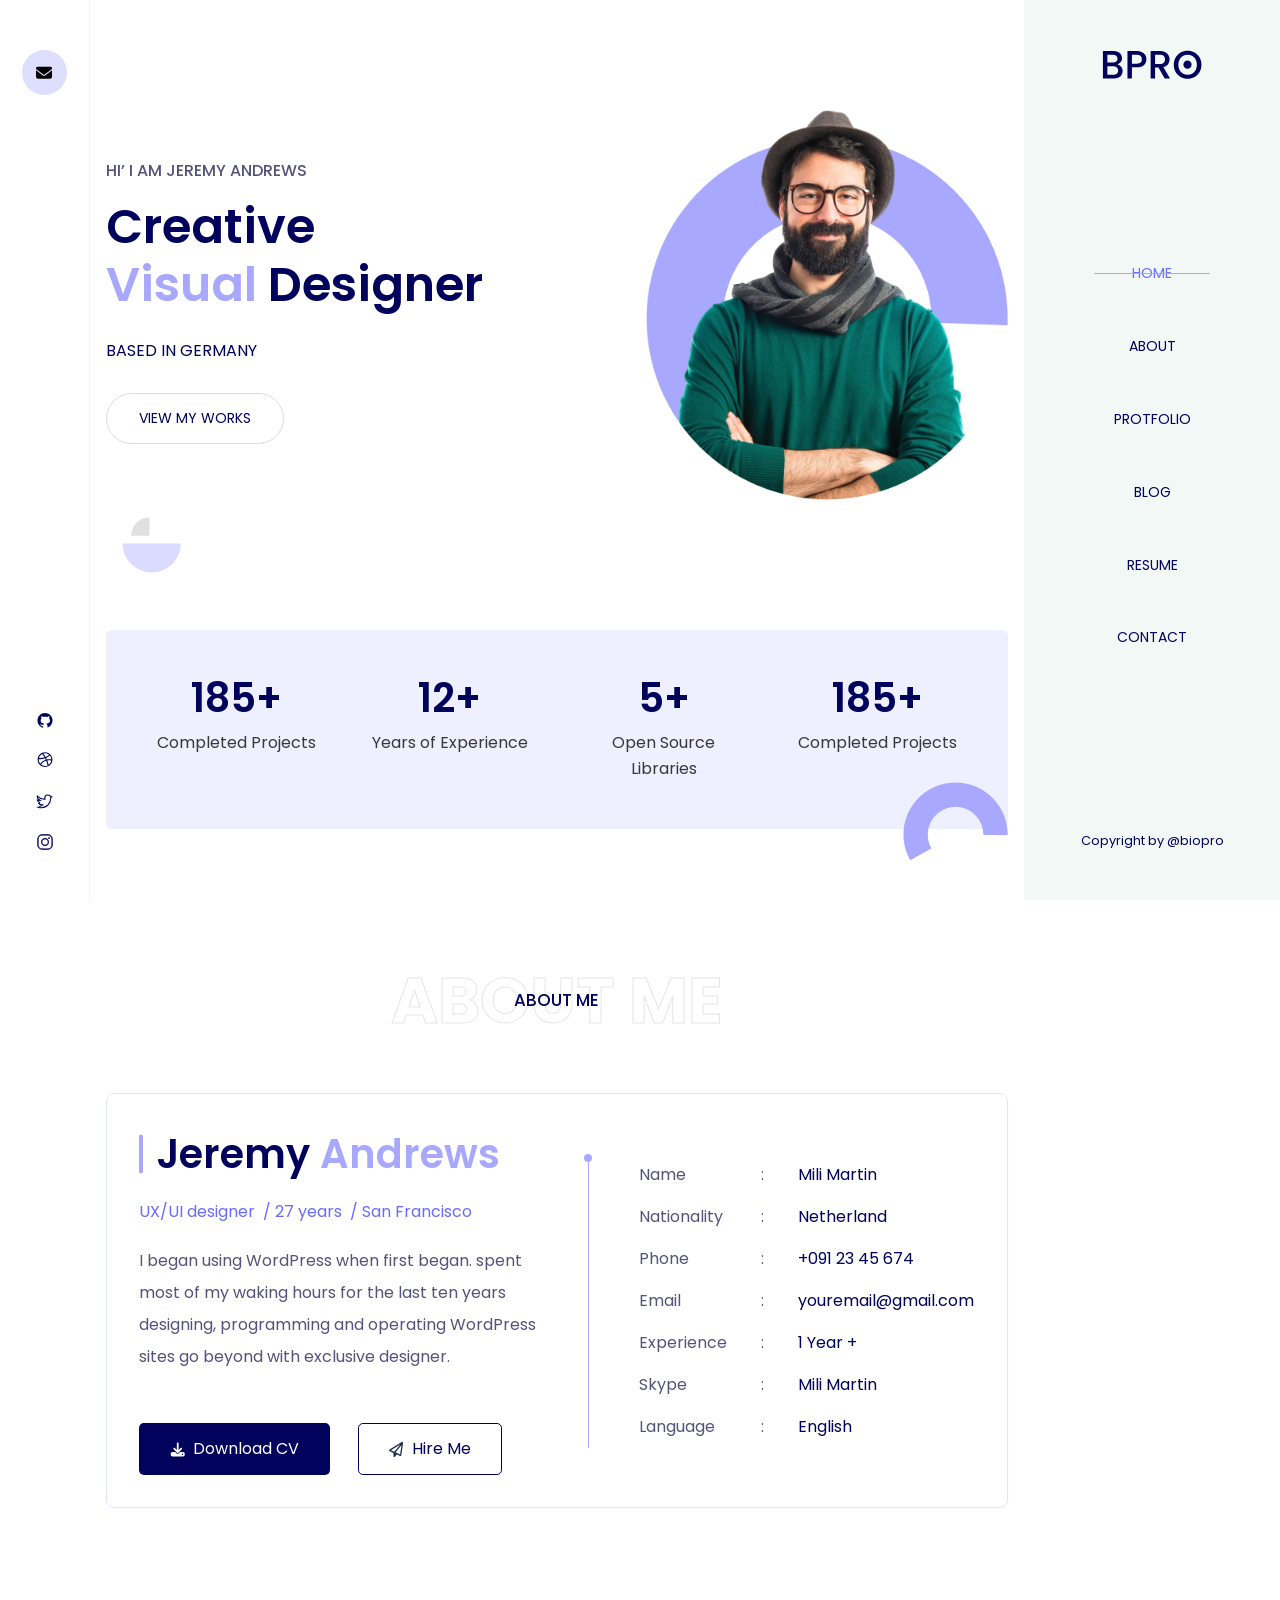
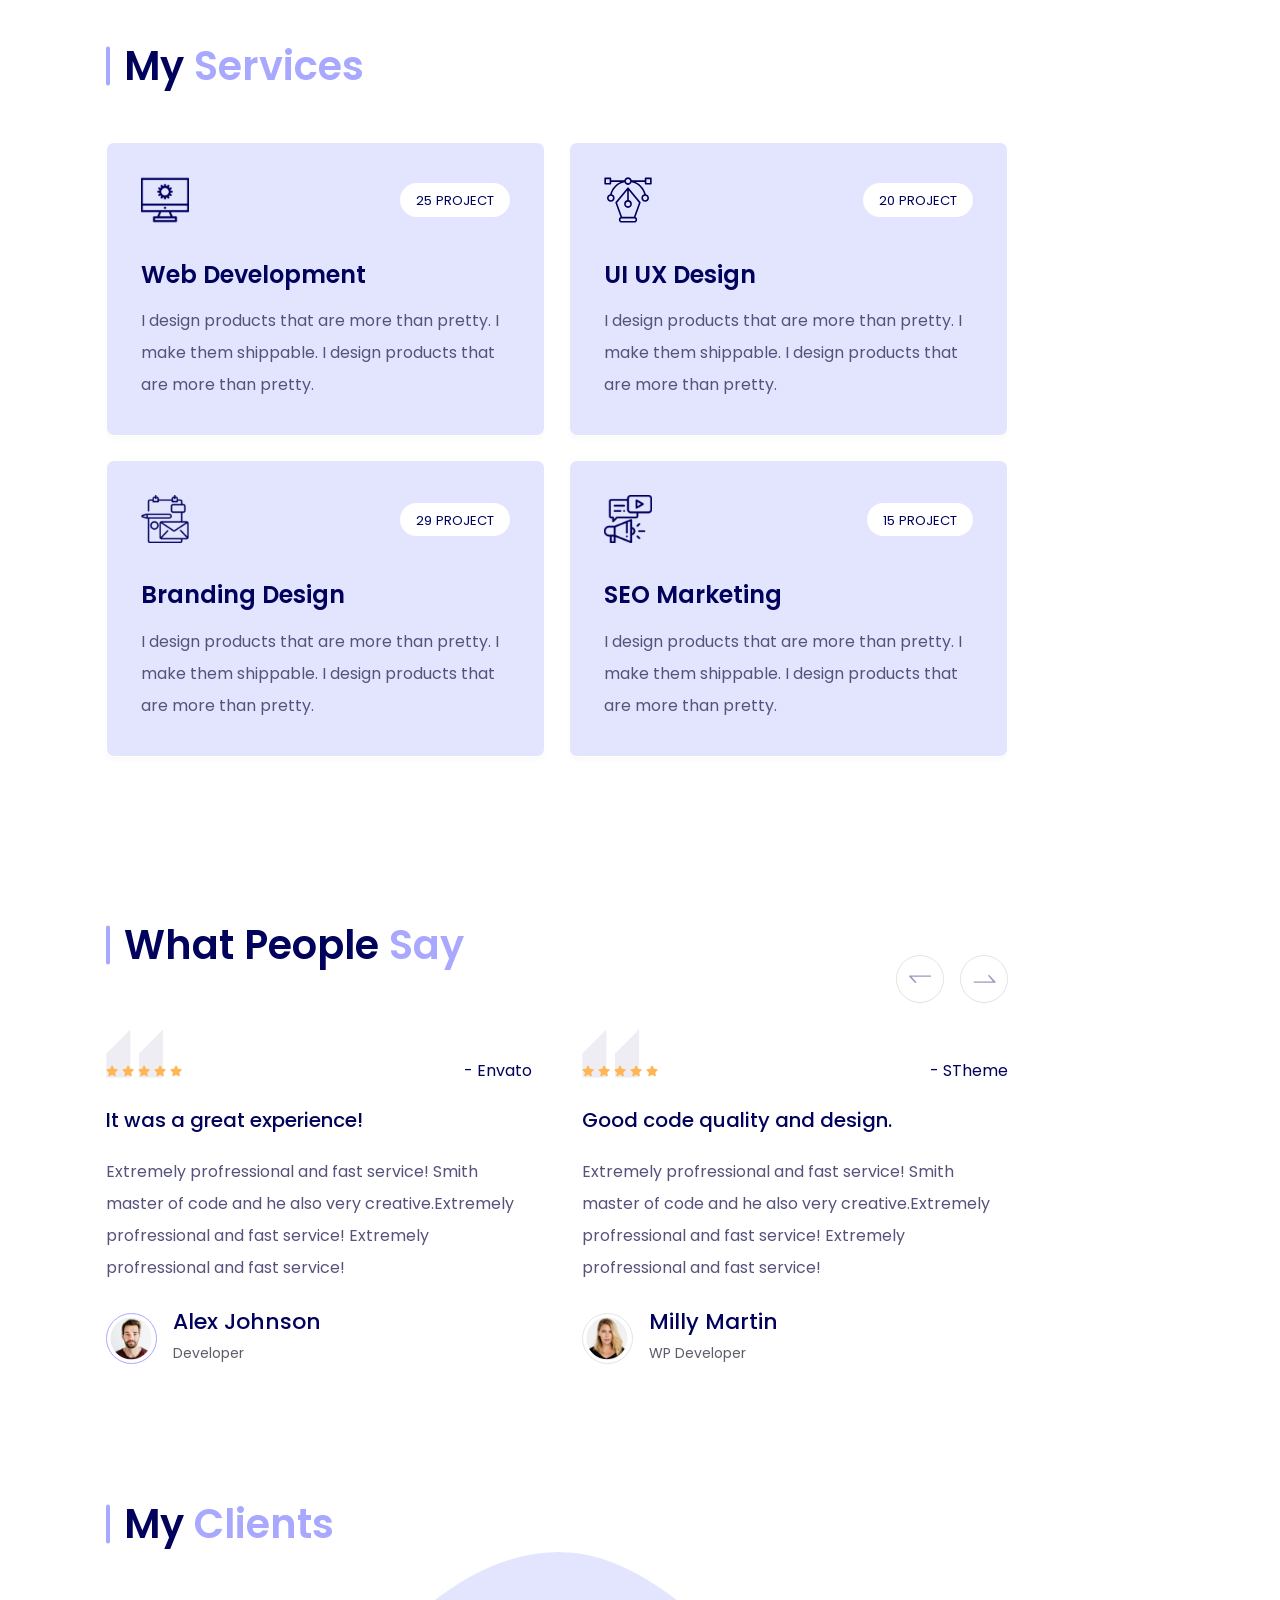
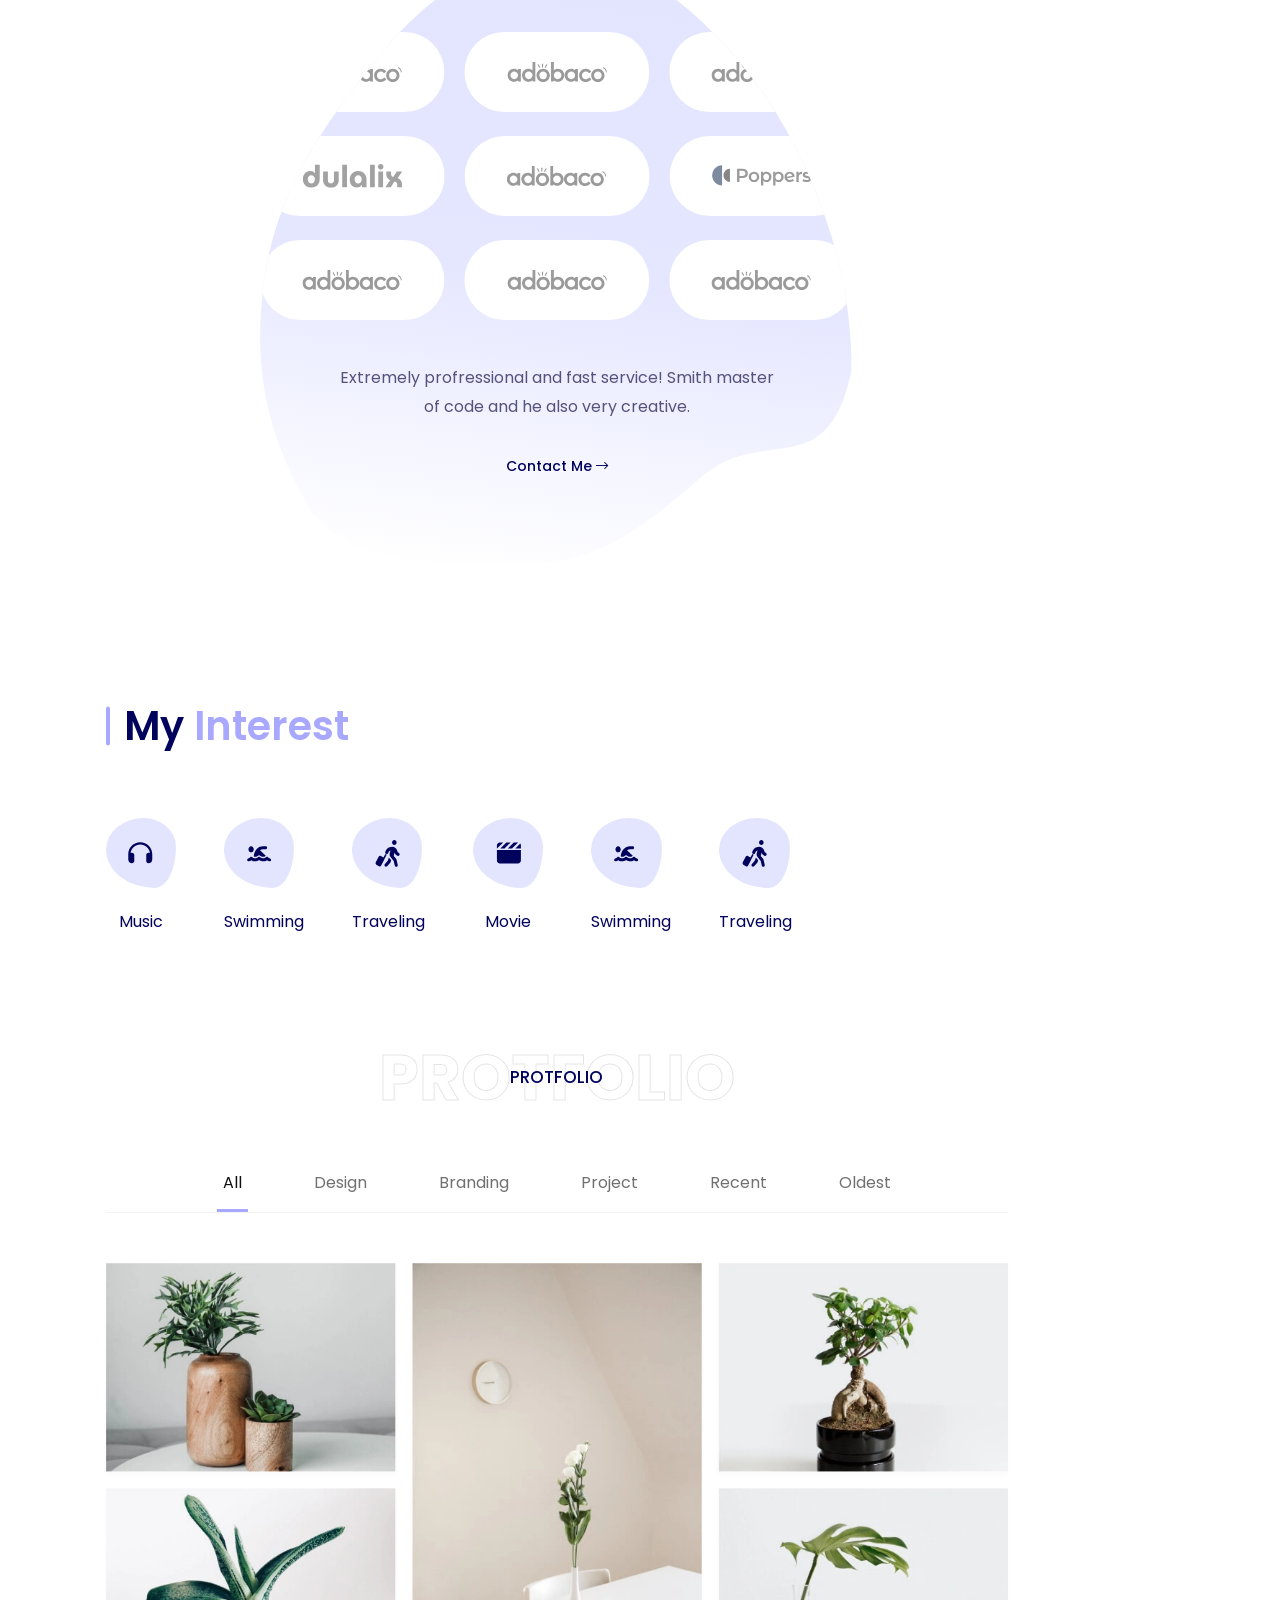
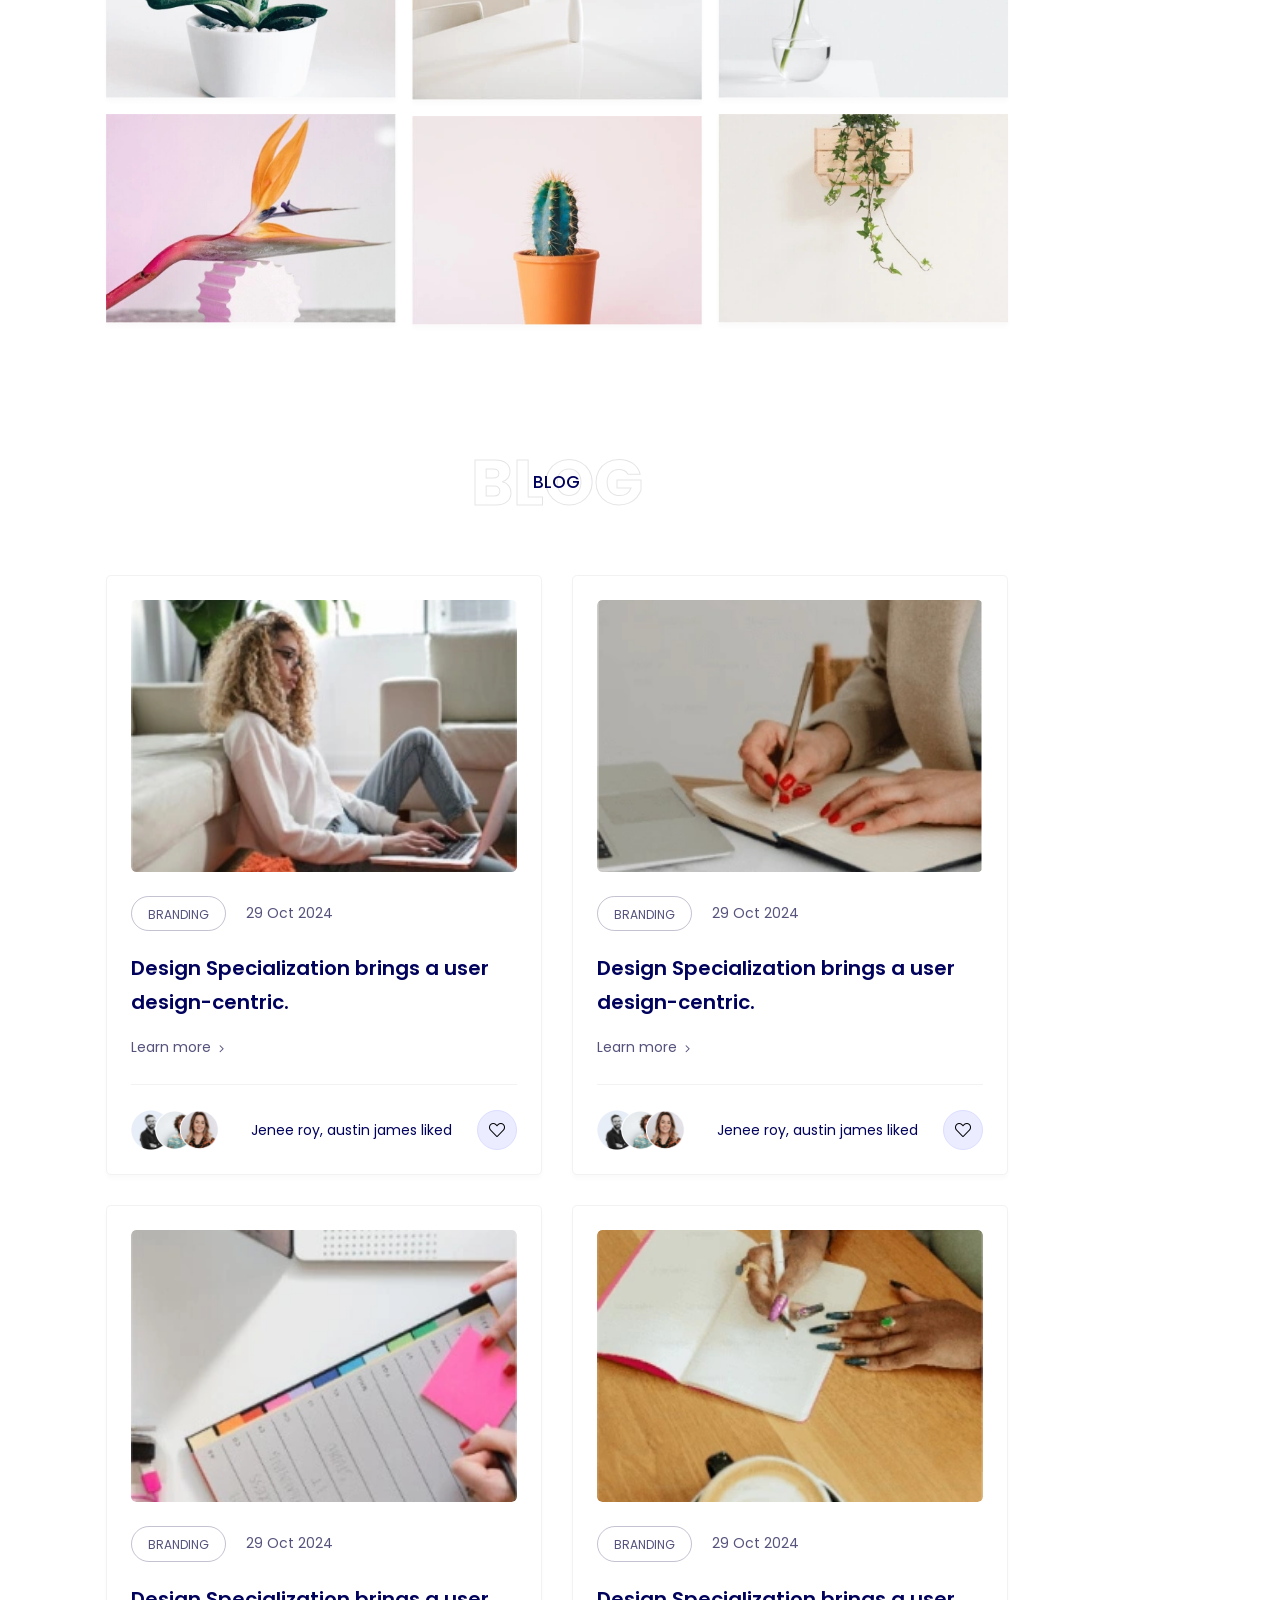
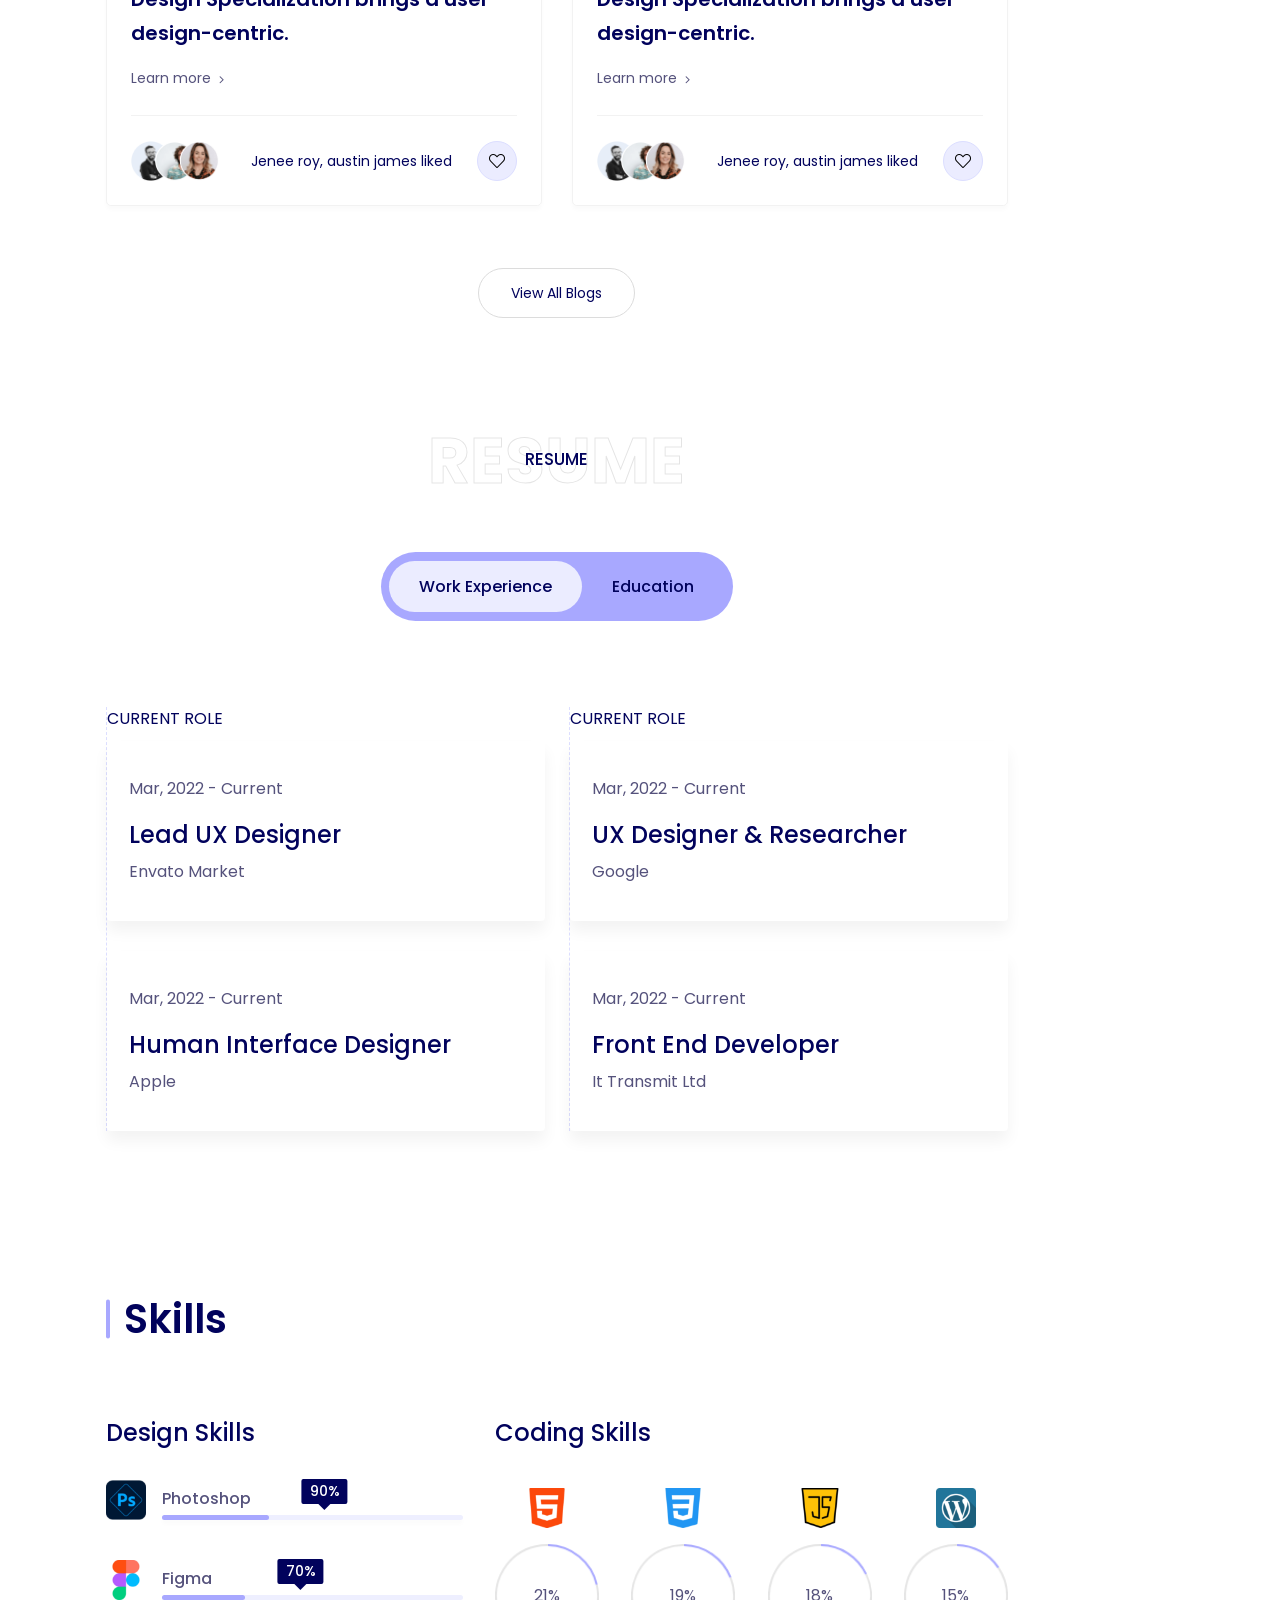
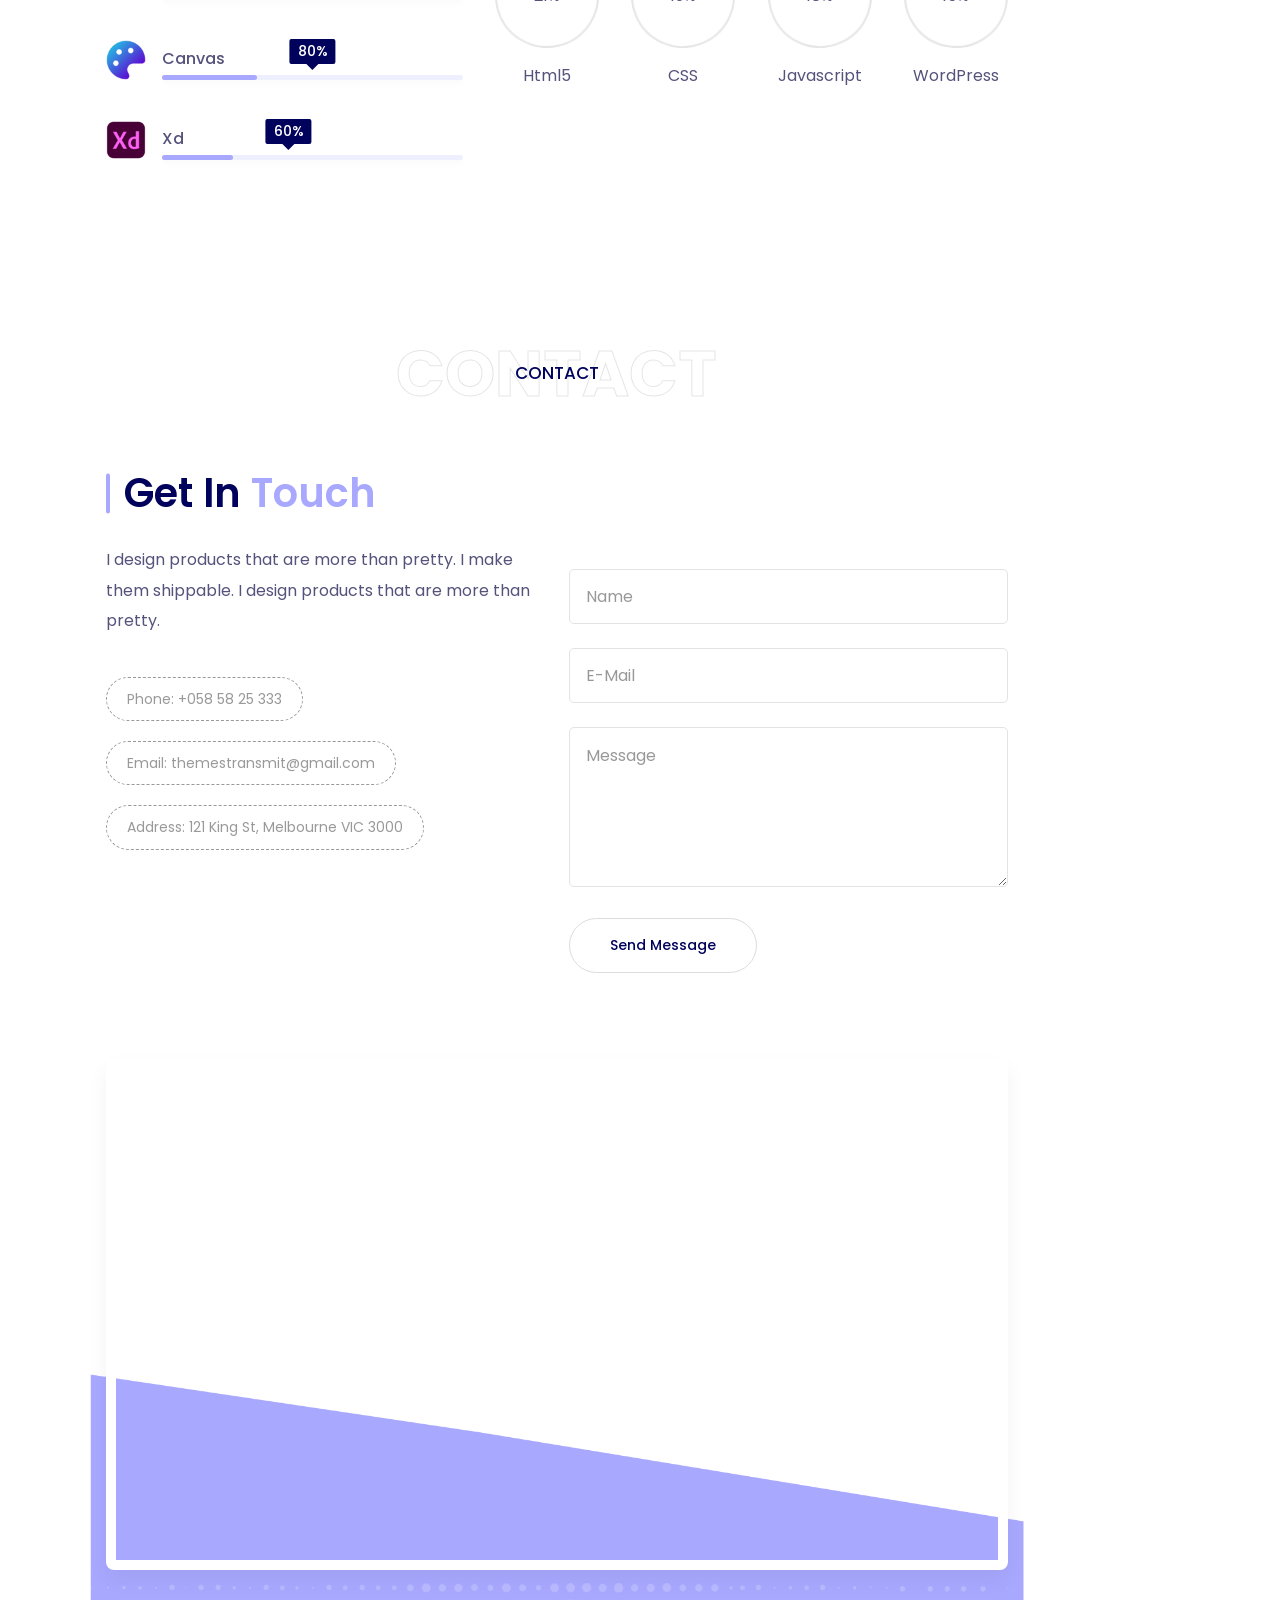
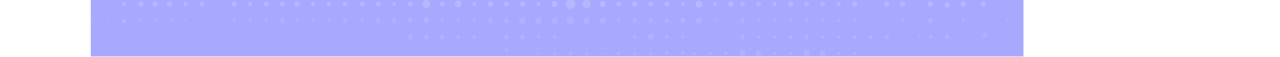
<file: index.html>
<!DOCTYPE html>
<html lang="en">

<head>
    <!-- Basic Page Needs
    ================================================== -->
    <meta charset="UTF-8">
    <meta http-equiv="X-UA-Compatible" content="IE=edge">

    <!-- Specific Meta
    ================================================== -->
    <meta name="viewport" content="width=device-width, initial-scale=1.0, shrink-to-fit=no">
    <meta name="keyword" content="resume, portfolio, personal portfolio, cv, template, responsive, html5, css3, creative, clean">
    <meta name="description" content="Show yourself brightly with BPRO - clean and creative portfolio and resume template!">
    <meta name="author" content="ThemesTransmit">

    <!-- Site Title
    ================================================== -->
    <title>BPRO - Personal Resume/vCard Template</title>

    <!-- Site Favicon
    ================================================== -->
    <link rel="shortcut icon" href="assets/img/favicon/favicon.ico">

    <!-- Google Fonts
    ================================================== -->
    <link rel="stylesheet" href="assets/font/stylesheet.css">


    <!-- All CSS Here
    ================================================== -->
    <link rel="stylesheet" href="assets/css/bootstrap.min.css">
    <link rel="stylesheet" href="assets/css/fontAwesome5Pro.css">
    <link rel="stylesheet" href="assets/css/swiper-bundle.min.css">
    <link rel="stylesheet" href="assets/css/animate.min.css">
    <link rel="stylesheet" href="assets/css/style.min.css">
</head>

<body>

    <!--~~~~~~~~~~~~~~~~~~~~~~~~~~~~~~~~~~~~~~~
    Preloader Start
    ~~~~~~~~~~~~~~~~~~~~~~~~~~~~~~~~~~~~~~~~-->
    <div class="preloader">
        <div class="preShape1"></div>
        <div class="preShape2"></div>
        <h4 class="content">loading</h4>
    </div>
    <!--~~./ Preloader End ~~-->
    
    <!--~~~~~~~~~~~~~~~~~~~~~~~~~~~~~~~~~~~~~~~
    left sidebar start here
    ~~~~~~~~~~~~~~~~~~~~~~~~~~~~~~~~~~~~~~~~-->
    <div class="left-sidebar">
        <!-- Chat Icon -->
        <a href="#contact" class="message" aria-label="message icon">
            <svg width="17" height="13" viewBox="0 0 17 13" xmlns="http://www.w3.org/2000/svg">
                <path d="M1.52734 0.820312C0.699219 0.820312 0.0273438 1.49219 0.0273438 2.32031C0.0273438 2.79219 0.249219 3.23594 0.627344 3.52031L7.42734 8.62031C7.78359 8.88594 8.27109 8.88594 8.62734 8.62031L15.4273 3.52031C15.8055 3.23594 16.0273 2.79219 16.0273 2.32031C16.0273 1.49219 15.3555 0.820312 14.5273 0.820312H1.52734ZM0.0273438 4.32031V10.8203C0.0273438 11.9234 0.924219 12.8203 2.02734 12.8203H14.0273C15.1305 12.8203 16.0273 11.9234 16.0273 10.8203V4.32031L9.22734 9.42031C8.51484 9.95469 7.53984 9.95469 6.82734 9.42031L0.0273438 4.32031Z" fill="currentColor"/>
            </svg>
        </a>

        <!-- Social Media Icons -->
        <div class="social-icon">
            <!-- Icon Item -->
            <a href="#" 
            data-bs-toggle="tooltip"
            data-bs-placement="right"
            data-bs-title="Follow Me On Github"
            aria-label="github">
                <svg width="16" height="16" viewBox="0 0 14 14" fill="none" xmlns="http://www.w3.org/2000/svg">
                    <path d="M7.01249 0.867188C3.36635 0.867188 0.410156 3.82572 0.410156 7.47474C0.410156 10.5709 2.54051 13.1616 5.41253 13.8786C5.38172 13.7894 5.36191 13.6858 5.36191 13.5575V12.4282C5.09396 12.4282 4.645 12.4282 4.53221 12.4282C4.0805 12.4282 3.67886 12.2338 3.48409 11.8726C3.26787 11.4712 3.23045 10.8573 2.69456 10.4817C2.53556 10.3567 2.6566 10.2141 2.83982 10.2334C3.17819 10.3292 3.45878 10.5616 3.72288 10.9063C3.98587 11.2515 4.10967 11.3297 4.60099 11.3297C4.83922 11.3297 5.19575 11.3159 5.53137 11.2631C5.71183 10.8044 6.02379 10.3821 6.40508 10.1827C4.2065 9.95643 3.15728 8.86178 3.15728 7.37563C3.15728 6.7358 3.42962 6.11689 3.89234 5.59544C3.74048 5.07785 3.54957 4.02229 3.95066 3.62034C4.93991 3.62034 5.53797 4.26237 5.68157 4.43582C6.17455 4.26677 6.71594 4.17096 7.28484 4.17096C7.85484 4.17096 8.39843 4.26677 8.89251 4.43692C9.03446 4.26457 9.63307 3.62034 10.6245 3.62034C11.0273 4.02285 10.8341 5.08281 10.6806 5.5993C11.1406 6.11964 11.4113 6.7369 11.4113 7.37563C11.4113 8.86068 10.3637 9.95478 8.16845 10.1822C8.77256 10.4977 9.21327 11.3842 9.21327 12.0521V13.5575C9.21327 13.6148 9.20062 13.6561 9.19401 13.7051C11.7667 12.8026 13.6148 10.3578 13.6148 7.47474C13.6148 3.82572 10.6586 0.867188 7.01249 0.867188Z" fill="currentColor"/>
                </svg>
            </a>
            <!-- Icon Item -->
            <a href="#" 
            data-bs-toggle="tooltip"
            data-bs-placement="right"
            data-bs-title="Follow Me On Dribble"
            aria-label="github">
                <svg width="16" height="16" viewBox="0 0 14 14" fill="none" xmlns="http://www.w3.org/2000/svg">
                    <path d="M7.02364 0.148438C3.4373 0.148438 0.519531 3.06851 0.519531 6.65769C0.519531 10.2469 3.4373 13.1669 7.02364 13.1669C10.61 13.1669 13.5278 10.2469 13.5278 6.65769C13.5278 3.06851 10.61 0.148438 7.02364 0.148438ZM7.02364 1.12483C8.37074 1.12483 9.60237 1.60532 10.5603 2.40316C9.66508 3.19187 8.64146 3.8337 7.53749 4.32606C6.96235 3.27925 6.338 2.26419 5.63707 1.30663C6.08073 1.19223 6.5437 1.12483 7.02364 1.12483ZM4.67733 1.65116C5.39681 2.60331 6.03164 3.61926 6.61586 4.66805C5.41403 5.08591 4.14158 5.35584 2.79597 5.35584C2.41625 5.35584 2.04193 5.3305 1.67045 5.29418C2.07951 3.67491 3.19628 2.3458 4.67733 1.65116ZM11.2519 3.09286C12.0517 4.04257 12.537 5.26529 12.5496 6.60493C11.8473 6.42863 11.1134 6.33223 10.357 6.33223C9.76249 6.33223 9.18813 6.40903 8.62553 6.51911C8.42958 6.06482 8.21496 5.62331 7.99418 5.18294C9.1842 4.64435 10.2889 3.94862 11.2519 3.09286ZM7.08144 5.54146C7.28747 5.94871 7.49523 6.35301 7.67913 6.77275C5.70761 7.38987 4.01525 8.64261 2.87981 10.3153C2.02047 9.34054 1.49515 8.06347 1.49515 6.65769C1.49515 6.52282 1.50605 6.39091 1.51547 6.25849C1.93671 6.30171 2.3621 6.33223 2.79597 6.33223C4.30602 6.33223 5.73749 6.02735 7.08144 5.54146ZM10.357 7.30862C11.0883 7.30862 11.7939 7.41256 12.467 7.59594C12.2118 9.09519 11.3606 10.3867 10.1601 11.2148C9.87092 9.93344 9.46613 8.69805 9.00282 7.49169C9.44972 7.41469 9.88774 7.30862 10.357 7.30862ZM8.02911 7.67476C8.53997 8.97682 8.9769 10.3163 9.26959 11.7125C8.58325 12.0176 7.82457 12.1906 7.02364 12.1906C5.72629 12.1906 4.53813 11.7423 3.59628 10.9968C4.62001 9.41676 6.18811 8.2333 8.02911 7.67476Z" fill="currentColor"/>
                </svg>
            </a>
            <!-- Icon Item -->
            <a href="#" 
            data-bs-toggle="tooltip"
            data-bs-placement="right"
            data-bs-title="Follow Me On Twitter"
            aria-label="twitter">
                <svg width="18" height="16" viewBox="0 0 17 14" fill="none" xmlns="http://www.w3.org/2000/svg">
                    <path d="M4.89663 10.5044C3.9582 10.4871 3.13153 10.004 2.64 9.27582C2.91344 9.26145 3.17979 9.21804 3.43524 9.14827L3.40178 8.17569C2.37028 7.96889 1.54492 7.18996 1.26923 6.18358C1.54849 6.25967 1.84055 6.3047 2.14106 6.31433L3.8879 6.37034L2.43499 5.39894C1.68787 4.89942 1.19747 4.04693 1.19747 3.08087C1.19747 2.82881 1.2307 2.5851 1.29291 2.35355C2.97455 4.10238 5.29601 5.23104 7.88193 5.36064L8.54326 5.39379L8.39411 4.74865C8.34721 4.54574 8.32204 4.33226 8.32204 4.11302C8.32204 2.57508 9.56809 1.32812 11.1043 1.32812C11.9046 1.32812 12.6271 1.66592 13.1352 2.2078L13.3248 2.41007L13.5968 2.35634C13.8191 2.31243 14.0377 2.25822 14.2519 2.19422C14.1371 2.29118 14.0143 2.37908 13.8847 2.45679L14.2011 3.38211C14.3036 3.36985 14.4054 3.35544 14.5065 3.33892C14.3743 3.45283 14.2372 3.56114 14.0957 3.6634L13.8772 3.82123L13.889 4.09048C13.8948 4.22419 13.8977 4.35856 13.8977 4.49361C13.8977 8.62013 10.763 13.3402 5.0591 13.3402C3.99555 13.3402 2.97721 13.1513 2.03372 12.806C3.2128 12.6016 4.29262 12.1066 5.19609 11.3976L6.30139 10.5303L4.89663 10.5044Z" stroke="currentColor"/>
                </svg>
            </a>
            <!-- Icon Item -->
            <a href="#" 
            data-bs-toggle="tooltip"
            data-bs-placement="right"
            data-bs-title="Follow Me On Instagram"
            aria-label="instagram">
                <svg width="16" height="16" viewBox="0 0 14 14" fill="none" xmlns="http://www.w3.org/2000/svg">
                    <path d="M4.36087 0.529297C2.24296 0.529297 0.519531 2.25409 0.519531 4.37368V9.69666C0.519531 11.8162 2.24296 13.541 4.36087 13.541H9.67965C11.7976 13.541 13.521 11.8162 13.521 9.69666V4.37368C13.521 2.25409 11.7976 0.529297 9.67965 0.529297H4.36087ZM4.36087 1.12074H9.67965C11.4781 1.12074 12.93 2.57377 12.93 4.37368V9.69666C12.93 11.4966 11.4781 12.9496 9.67965 12.9496H4.36087C2.56239 12.9496 1.11051 11.4966 1.11051 9.69666V4.37368C1.11051 2.57377 2.56239 1.12074 4.36087 1.12074ZM10.5661 2.89507C10.4094 2.89507 10.2591 2.95738 10.1482 3.0683C10.0374 3.17921 9.97514 3.32965 9.97514 3.48651C9.97514 3.64337 10.0374 3.79381 10.1482 3.90472C10.2591 4.01564 10.4094 4.07795 10.5661 4.07795C10.7229 4.07795 10.8732 4.01564 10.984 3.90472C11.0948 3.79381 11.1571 3.64337 11.1571 3.48651C11.1571 3.32965 11.0948 3.17921 10.984 3.0683C10.8732 2.95738 10.7229 2.89507 10.5661 2.89507ZM7.02026 3.78223C5.22864 3.78223 3.7699 5.24212 3.7699 7.03517C3.7699 8.82821 5.22864 10.2881 7.02026 10.2881C8.81189 10.2881 10.2706 8.82821 10.2706 7.03517C10.2706 5.24212 8.81189 3.78223 7.02026 3.78223ZM7.02026 4.37368C8.4925 4.37368 9.67965 5.56176 9.67965 7.03517C9.67965 8.50857 8.4925 9.69666 7.02026 9.69666C5.54802 9.69666 4.36087 8.50857 4.36087 7.03517C4.36087 5.56176 5.54802 4.37368 7.02026 4.37368Z" fill="currentColor" stroke="currentColor" stroke-width="0.5"/>
                </svg>     
            </a>
        </div>
    </div>
    <!--~~./ end left sidebar ~~-->

    <!--~~~~~~~~~~~~~~~~~~~~~~~~~~~~~~~~~~~~~~~
    mobile header area start here
    ~~~~~~~~~~~~~~~~~~~~~~~~~~~~~~~~~~~~~~~~-->
    <header class="header-area">
        <!--logo-->
        <div class="logo">
            <a href="index.html" aria-label="header logo">
                <img src="assets/img/logo/logo.svg" height="24" width="80" alt="site logo">
            </a>
        </div>
        <!--toggler button-->
        <button class="navbar-toggler" aria-label="sidebar open button">
            <span></span>
        </button>
    </header>
    <!--~~./ end mobile header area ~~-->

    <!--~~~~~~~~~~~~~~~~~~~~~~~~~~~~~~~~~~~~~~~
    main body content start here
    ~~~~~~~~~~~~~~~~~~~~~~~~~~~~~~~~~~~~~~~~-->
    <main>

        <!--~~~~~~~~~~~~~~~~~~~~~~~~~~~~~~~~~~~~~~~
        hero area start here
        ~~~~~~~~~~~~~~~~~~~~~~~~~~~~~~~~~~~~~~~~-->
        <section class="hero-area" id="home" data-scroll-index="1">
            <div class="container">
                <div class="row align-items-center justify-content-center">
                    <!--hero area left content-->
                    <div class="col-12 col-md-7">
                        <div class="hero-content text-center text-md-start">
                            <h5 class="subtitle  wow animate__animated animate__fadeInUp">
                                HI’ I AM JEREMY ANDREWS
                            </h5>
                            <h1 class="hero-title wow animate__animated animate__fadeInUp" data-wow-delay=".1s">
                                Creative <br> 
                                <span>Visual</span> 
                                Designer
                            </h1>
                            <h3 class=" wow animate__animated animate__fadeInUp" data-wow-delay=".1s">
                                BASED IN GERMANY
                            </h3>
                            <div class="button-groups  wow animate__animated animate__fadeInUp" data-wow-delay=".1s">
                                <a href="#protfolio" class="primary_outline_btn" aria-label="protfolio button">
                                    VIEW MY WORKS
                                    <span></span><span></span><span></span><span></span>
                                </a>
                            </div>
                        </div>
                    </div>
                    <!--hero area right image-->
                    <div class="col-10 col-md-5">
                        <div class="hero-img text-center  wow animate__animated animate__fadeInUp" data-wow-delay=".1s">
                            <img id="moving" class="lazyload" src="assets/img/hero/hero.webp" alt="hero image">
                        </div>
                    </div>
                </div>
            </div>
            <!--hero area shape-->
            <div class="hero-shape">
                <div class="shape1  wow animate__animated animate__zoomIn" data-wow-delay=".1s">
                    <img src="assets/img/hero/shape1.svg" height="59" width="59" alt="">
                </div>
            </div>
            <!--~~~~~~~~~~~~~~~~~~~~~~~~~~~~~~~~~~~~~~~
            funfact area start here
            ~~~~~~~~~~~~~~~~~~~~~~~~~~~~~~~~~~~~~~~~-->
            <div class="funfact-area wow animate__animated animate__fadeInUp" data-wow-delay=".1s">
                <div class="container">
                    <div class="column_wrapper">
                        <!-- funfact content -->
                        <div class="row">
                            <div class="col-6 col-md-3 col-lg-3">
                                <div class="funfact-box">
                                    <h2>
                                        <span class="counter">185</span>+
                                    </h2>
                                    <p>
                                        Completed Projects
                                    </p>
                                </div>
                            </div>
                            <div class="col-6 col-md-3 col-lg-3">
                                <div class="funfact-box">
                                    <h2>
                                        <span class="counter">12</span>+
                                    </h2>
                                    <p>
                                        Years of Experience
                                    </p>
                                </div>
                            </div>
                            <div class="col-6 col-md-3 col-lg-3">
                                <div class="funfact-box">
                                    <h2>
                                        <span class="counter">05</span>+
                                    </h2>
                                    <p>
                                        Open Source Libraries
                                    </p>
                                </div>
                            </div>
                            <div class="col-6 col-md-3 col-lg-3">
                                <div class="funfact-box">
                                    <h2>
                                        <span class="counter">185</span>+
                                    </h2>
                                    <p>
                                        Completed Projects
                                    </p>
                                </div>
                            </div>
                        </div>
                        <!-- funfact shape -->
                        <div class="shape">
                            <img src="assets/img/funfact/shape.png" height="79" width="105" alt="funfact shape image">
                        </div>
                    </div>
                </div>
            </div>
            <!--~~./ funfact area  end~~-->
        </section>
        <!--~~./ end hero area ~~-->

        <!--~~~~~~~~~~~~~~~~~~~~~~~~~~~~~~~~~~~~~~~
        about me area start here
        ~~~~~~~~~~~~~~~~~~~~~~~~~~~~~~~~~~~~~~~~-->
        <section class="about_me_area" id="about" data-scroll-index="2">
            <!-- section title -->
            <div class="watermark-title text-center wow animate__animated animate__fadeInUp" data-watermark="ABOUT ME">
                <h6 class="title">
                    ABOUT ME
                </h6>
            </div>
            <div class="container">
                <div class="about-content-wrapper wow animate__animated animate__fadeInUp" data-wow-delay=".1s">
                    <!-- about area left content -->
                    <div class="left-info">
                        <h2 class="section-title">
                            Jeremy <span>Andrews</span>
                        </h2>
                        <ul class="meta-info">
                            <li>
                                UX/UI designer
                            </li>
                            <li>
                                /  27 years
                            </li>
                            <li>
                                /  San Francisco
                            </li>
                        </ul>
                        <p class="content">
                            I began using WordPress when first began. spent most of my waking hours for the last ten years designing, programming and operating WordPress sites go beyond with exclusive designer.
                        </p>
                        <div class="about-button">
                            <a href="#" class="secondary_solid_btn download-btn" aria-label="download button">
                                <img src="assets/img/icon/download.svg" height="15" width="15" alt="download button">
                                Download CV
                            </a>
                            <a href="#" class="secondary_outline_btn hire-btn" aria-label="hire button">
                                <img src="assets/img/icon/share.svg" height="15" width="15" alt="hire button">
                                Hire Me
                            </a>
                        </div>
                    </div>
                    <!-- about area right content -->
                    <table class="right-info">
                        <tbody>
                            <tr>
                                <td class="name"> 
                                    Name
                                </td>
                                <td class="dot">
                                    :
                                </td>
                                <td class="value">
                                    Mili Martin
                                </td>
                            </tr>
                            <tr>
                                <td class="name"> 
                                    Nationality
                                </td>
                                <td class="dot">
                                    :
                                </td>
                                <td class="value">
                                    Netherland
                                </td>
                            </tr>
                            <tr>
                                <td class="name"> 
                                    Phone
                                </td>
                                <td class="dot">
                                    :
                                </td>
                                <td class="value">
                                    <a href="tel:123456789">
                                        +091 23 45 674
                                    </a>
                                </td>
                            </tr>
                            <tr>
                                <td class="name"> 
                                    Email
                                </td>
                                <td class="dot">
                                    :
                                </td>
                                <td class="value">
                                    <a href="mailto:youremail@gmail.com">
                                        youremail@gmail.com
                                    </a>
                                </td>
                            </tr>
                            <tr>
                                <td class="name"> 
                                    Experience
                                </td>
                                <td class="dot">
                                    :
                                </td>
                                <td class="value">
                                    1 Year +
                                </td>
                            </tr>
                            <tr>
                                <td class="name"> 
                                    Skype
                                </td>
                                <td class="dot">
                                    :
                                </td>
                                <td class="value">
                                    <a href="#">
                                        Mili Martin
                                    </a>
                                </td>
                            </tr>
                            <tr>
                                <td class="name"> 
                                    Language
                                </td>
                                <td class="dot">
                                    :
                                </td>
                                <td class="value">
                                    English
                                </td>
                            </tr>
                        </tbody>
                    </table>    
                </div>
            </div>
            <!--~~~~~~~~~~~~~~~~~~~~~~~~~~~~~~~~~~~~~~~
            service area start here
            ~~~~~~~~~~~~~~~~~~~~~~~~~~~~~~~~~~~~~~~~-->
            <div class="service-area">
                <div class="container">
                    <!-- section title -->
                    <h2 class="section-title wow animate__animated animate__fadeInUp">
                        My <span>Services</span>
                    </h2>
                    <div class="row">
                        <div class="col-md-6">
                            <!-- card content -->
                            <div class="service_card wow animate__animated animate__fadeInUp" data-wow-delay=".1s">
                                <div class="card-header">
                                    <img src="assets/img/service/coding.svg" height="48" width="48" alt="card image">
                                    <a href="#" class="primary_btn">
                                        25 PROJECT
                                    </a>
                                </div>
                                <h4 class="title">
                                    <a href="#">
                                        Web Development
                                    </a>
                                </h4>
                                <p class="content">
                                    I design products that are more than pretty. I make them shippable. I design products that are more than pretty.
                                </p>
                            </div>
                        </div>
                        <div class="col-md-6">
                            <!-- card content -->
                            <div class="service_card wow animate__animated animate__fadeInUp" data-wow-delay=".1s">
                                <div class="card-header">
                                    <img src="assets/img/service/design.svg" height="48" width="48" alt="card image">
                                    <a href="#" class="primary_btn" aria-label="primary button">
                                        20 PROJECT
                                    </a>
                                </div>
                                <h4 class="title">
                                    <a href="#">
                                        UI UX Design
                                    </a>
                                </h4>
                                <p class="content">
                                    I design products that are more than pretty. I make them shippable. I design products that are more than pretty.
                                </p>
                            </div>
                        </div>
                        <div class="col-md-6">
                            <!-- card content -->
                            <div class="service_card wow animate__animated animate__fadeInUp" data-wow-delay=".1s">
                                <div class="card-header">
                                    <img src="assets/img/service/branding-design.svg" height="48" width="48" alt="card image">
                                    <a href="#" class="primary_btn" aria-label="primary button">
                                        29 PROJECT
                                    </a>
                                </div>
                                <h4 class="title">
                                    <a href="#">
                                        Branding Design
                                    </a>
                                </h4>
                                <p class="content">
                                    I design products that are more than pretty. I make them shippable. I design products that are more than pretty.
                                </p>
                            </div>
                        </div>
                        <div class="col-md-6">
                            <!-- card content -->
                            <div class="service_card wow animate__animated animate__fadeInUp" data-wow-delay=".1s">
                                <div class="card-header">
                                    <img src="assets/img/service/seo.svg" height="48" width="48" alt="card image">
                                    <a href="#" class="primary_btn" aria-label="primary button">
                                        15 PROJECT
                                    </a>
                                </div>
                                <h4 class="title">
                                    <a href="#">
                                        SEO Marketing
                                    </a>
                                </h4>
                                <p class="content">
                                    I design products that are more than pretty. I make them shippable. I design products that are more than pretty.
                                </p>
                            </div>
                        </div>
                    </div>
                </div>
            </div>
            <!--~~./ service area end~~-->

            <!--~~~~~~~~~~~~~~~~~~~~~~~~~~~~~~~~~~~~~~~
            testimonial area start here
            ~~~~~~~~~~~~~~~~~~~~~~~~~~~~~~~~~~~~~~~~-->
            <div class="testimonial-area">
                <div class="container">
                    <!-- section title -->
                    <h2 class="section-title wow animate__animated animate__fadeInUp">
                        What People <span>Say</span>
                    </h2>
                    <div class="swiper testimonial-slider">
                        <div class="swiper-wrapper wow animate__animated animate__fadeInUp">
                            <div class="swiper-slide">
                                <div class="testimonial">
                                    <!-- testimonial rating -->
                                    <div class="testimonial-rating">
                                        <div class="rating">
                                            <span><i class="fas fa-star"></i></span>
                                            <span><i class="fas fa-star"></i></span>
                                            <span><i class="fas fa-star"></i></span>
                                            <span><i class="fas fa-star"></i></span>
                                            <span><i class="fas fa-star"></i></span>
                                            <div class="rating-bg">
                                                <img src="assets/img/testimonial/rating-bg.png" height="49" width="58" alt="rating bg shape">
                                            </div>
                                        </div>
                                        <a href="#">
                                            - Envato
                                        </a>
                                    </div>
                                    <!-- testimonial content -->
                                    <h6 class="title">
                                        It was a great experience! 
                                    </h6>
                                    <p class="content">
                                        Extremely profressional and fast service! Smith master of code and he also very creative.Extremely profressional and fast service! Extremely profressional and fast service! 
                                    </p>
                                    <!-- testimonial author details -->
                                    <div class="author">
                                        <img src="assets/img/testimonial/author1.png" height="51" width="51" alt="author image">
                                        <div class="author-info">
                                            <h6 class="name">
                                                Alex Johnson
                                            </h6>
                                            <span class="designation">
                                                Developer
                                            </span>
                                        </div>
                                    </div>
                                </div>
                            </div>
                            <div class="swiper-slide">
                                <div class="testimonial">
                                    <!-- testimonial rating -->
                                    <div class="testimonial-rating">
                                        <div class="rating">
                                            <span><i class="fas fa-star"></i></span>
                                            <span><i class="fas fa-star"></i></span>
                                            <span><i class="fas fa-star"></i></span>
                                            <span><i class="fas fa-star"></i></span>
                                            <span><i class="fas fa-star"></i></span>
                                            <div class="rating-bg">
                                                <img src="assets/img/testimonial/rating-bg.png" height="49" width="58" alt="rating bg shape">
                                            </div>
                                        </div>
                                        <a href="#">
                                            - STheme
                                        </a>
                                    </div>
                                    <!-- testimonial content -->
                                    <h6 class="title">
                                        Good code quality and design.
                                    </h6>
                                    <p class="content">
                                        Extremely profressional and fast service! Smith master of code and he also very creative.Extremely profressional and fast service! Extremely profressional and fast service! 
                                    </p>
                                    <!-- testimonial author details -->
                                    <div class="author">
                                        <img src="assets/img/testimonial/author2.png" height="51" width="51" alt="author image">
                                        <div class="author-info">
                                            <h6 class="name">
                                                Milly Martin
                                            </h6>
                                            <span class="designation">
                                                WP Developer
                                            </span>
                                        </div>
                                    </div>
                                </div>
                            </div>
                            <div class="swiper-slide">
                                <div class="testimonial">
                                    <!-- testimonial rating -->
                                    <div class="testimonial-rating">
                                        <div class="rating">
                                            <span><i class="fas fa-star"></i></span>
                                            <span><i class="fas fa-star"></i></span>
                                            <span><i class="fas fa-star"></i></span>
                                            <span><i class="fas fa-star"></i></span>
                                            <span><i class="fas fa-star"></i></span>
                                            <div class="rating-bg">
                                                <img src="assets/img/testimonial/rating-bg.png" height="49" width="58" alt="rating bg shape">
                                            </div>
                                        </div>
                                        <a href="#">
                                            - Envato
                                        </a>
                                    </div>
                                    <!-- testimonial content -->
                                    <h6 class="title">
                                        It was a great experience!
                                    </h6>
                                    <p class="content">
                                        Extremely profressional and fast service! Smith master of code and he also very creative.Extremely profressional and fast service! Extremely profressional and fast service! 
                                    </p>
                                    <!-- testimonial author details -->
                                    <div class="author">
                                        <img src="assets/img/testimonial/author1.png" height="51" width="51" alt="author image">
                                        <div class="author-info">
                                            <h6 class="name">
                                                Alex Johnson
                                            </h6>
                                            <span class="designation">
                                                Developer
                                            </span>
                                        </div>
                                    </div>
                                </div>
                            </div>
                            <div class="swiper-slide">
                                <div class="testimonial">
                                    <!-- testimonial rating -->
                                    <div class="testimonial-rating">
                                        <div class="rating">
                                            <span><i class="fas fa-star"></i></span>
                                            <span><i class="fas fa-star"></i></span>
                                            <span><i class="fas fa-star"></i></span>
                                            <span><i class="fas fa-star"></i></span>
                                            <span><i class="fas fa-star"></i></span>
                                            <div class="rating-bg">
                                                <img src="assets/img/testimonial/rating-bg.png" height="49" width="58" alt="rating bg shape">
                                            </div>
                                        </div>
                                        <a href="#">
                                            - STheme
                                        </a>
                                    </div>
                                    <!-- testimonial content -->
                                    <h6 class="title">
                                        Good code quality and design.
                                    </h6>
                                    <p class="content">
                                        Extremely profressional and fast service! Smith master of code and he also very creative.Extremely profressional and fast service! Extremely profressional and fast service! 
                                    </p>
                                    <!-- testimonial author details -->
                                    <div class="author">
                                        <img src="assets/img/testimonial/author2.png" height="51" width="51" alt="author image">
                                        <div class="author-info">
                                            <h6 class="name">
                                                Milly Martin
                                            </h6>
                                            <span class="designation">
                                                WP Developer
                                            </span>
                                        </div>
                                    </div>
                                </div>
                            </div>
                        </div>
                        <!-- slider next button -->
                        <div class="swiper-button-next">
                            <svg width="23" height="8" viewBox="0 0 23 8" fill="none" xmlns="http://www.w3.org/2000/svg">
                                <path d="M1.24137 6.38373L19.9768 6.38201L15.5382 1.28365C15.3966 1.15305 15.3126 0.971545 15.3045 0.778978C15.2965 0.586412 15.3651 0.398527 15.4954 0.256575C15.6259 0.114831 15.8073 0.0307041 15.9997 0.0226671C16.1921 0.0146301 16.3798 0.0833391 16.5217 0.213708L22.3309 6.57748C22.4048 6.64561 22.4637 6.72832 22.504 6.82039C22.5444 6.91247 22.5652 7.01191 22.5652 7.11245C22.5652 7.21298 22.5444 7.31243 22.504 7.4045C22.4637 7.49658 22.4048 7.57929 22.3309 7.64742L17.6241 7.64742C17.4861 7.77493 17.4838 7.47468 17.296 7.47085C17.1082 7.46701 17.0107 7.78046 16.878 7.64742L16.6912 7.32241C16.5609 7.18046 16.4494 7.56699 16.4575 7.37442C16.4655 7.18186 16.5495 7.00035 16.6912 6.86975L22.4119 7.56144L21.2644 7.67388L1.24137 7.83774C1.05314 7.83109 0.874844 7.75159 0.744035 7.61597C0.613227 7.48036 0.540122 7.29923 0.540122 7.11073C0.540122 6.92224 0.613226 6.74111 0.744034 6.6055C0.874842 6.46988 1.05314 6.39038 1.24137 6.38373Z" fill="currentColor"/>
                            </svg>
                        </div>
                        <!-- slider prev button -->
                        <div class="swiper-button-prev">
                            <svg width="23" height="8" viewBox="0 0 23 8" fill="none" xmlns="http://www.w3.org/2000/svg">
                                <path d="M21.4305 1.83893L2.69506 1.84065L7.13363 6.93901C7.27526 7.0696 7.35932 7.25111 7.36735 7.44368C7.37538 7.63624 7.30673 7.82413 7.17646 7.96608C7.04597 8.10783 6.86461 8.19195 6.67219 8.19999C6.47978 8.20803 6.29204 8.13932 6.1502 8.00895L0.340995 1.64518C0.267121 1.57705 0.208159 1.49434 0.167829 1.40226C0.127499 1.31019 0.106677 1.21074 0.106677 1.11021C0.106677 1.00967 0.127499 0.910231 0.167829 0.818154C0.208159 0.726077 0.267121 0.643365 0.340995 0.575239L5.04778 0.575239C5.18581 0.447728 5.18809 0.747974 5.3759 0.75181C5.56371 0.755645 5.66115 0.442198 5.79387 0.575238L5.9807 0.900248C6.11096 1.0422 6.22245 0.655668 6.21442 0.848235C6.20639 1.0408 6.12233 1.22231 5.9807 1.3529L0.259965 0.661216L1.40745 0.548778L21.4305 0.384917C21.6187 0.391566 21.797 0.471069 21.9278 0.606684C22.0586 0.742298 22.1318 0.923432 22.1318 1.11192C22.1318 1.30041 22.0586 1.48155 21.9278 1.61716C21.797 1.75277 21.6187 1.83228 21.4305 1.83893Z" fill="currentColor"/>
                            </svg>
                        </div>
                        <!-- slider pagination -->
                        <div class="swiper-pagination"></div>
                    </div>
                </div>
            </div>
            <!--~~./ testimonial area end~~-->

            <!--~~~~~~~~~~~~~~~~~~~~~~~~~~~~~~~~~~~~~~~
            client area start here
            ~~~~~~~~~~~~~~~~~~~~~~~~~~~~~~~~~~~~~~~~-->
            <div class="client-area overflow-hidden">
                <div class="container">
                    <!-- section title -->
                    <h2 class="section-title wow animate__animated animate__fadeInUp">
                        My <span>Clients</span>
                    </h2>
                    <div class="row">
                        <div class="col-lg-8  offset-lg-2">
                            <div class="client-content text-center" style="background-image: url(assets/img/client/bg.svg);">
                                <!-- button group -->
                                <div class="swiper logo-slider" data-reverse="false">
                                    <div class="swiper-wrapper">

                                      <div class="swiper-slide">
                                        <a href="#" class="bd-btn-present" aria-label="client button">
                                            <img src="assets/img/client/adobaco.svg" height="25" width="125" alt="Dulalix">
                                        </a>
                                      </div>
                                      <div class="swiper-slide">
                                        <a href="#" class="bd-btn-present" aria-label="client button">
                                            <img src="assets/img/client/adobaco.svg" height="25" width="100" alt="Dulalix">
                                        </a>
                                      </div>
                                      <div class="swiper-slide">
                                        <a href="#" class="bd-btn-present" aria-label="client button">
                                            <img src="assets/img/client/adobaco.svg" height="25" width="100" alt="Dulalix">
                                        </a>
                                      </div>
                                      <div class="swiper-slide">
                                        <a href="#" class="bd-btn-present" aria-label="client button">
                                            <img src="assets/img/client/adobaco.svg" height="25" width="100" alt="Dulalix">
                                        </a>
                                      </div>
                                      <div class="swiper-slide">
                                        <a href="#" class="bd-btn-present" aria-label="client button">
                                            <img src="assets/img/client/adobaco.svg" height="25" width="100" alt="Dulalix">
                                        </a>
                                      </div>
                                      <div class="swiper-slide">
                                        <a href="#" class="bd-btn-present" aria-label="client button">
                                            <img src="assets/img/client/adobaco.svg" height="25" width="100" alt="Dulalix">
                                        </a>
                                      </div>

                                    </div>
                                </div>
                                <!-- button group -->
                                <div class="swiper logo-slider" data-reverse="true">
                                    <div class="swiper-wrapper">

                                      <div class="swiper-slide">
                                        <a href="#" class="bd-btn-present" aria-label="client button">
                                            <img src="assets/img/client/adobaco.svg" height="25" width="100" alt="Dulalix">
                                        </a>
                                      </div>
                                      <div class="swiper-slide">
                                        <a href="#" class="bd-btn-present" aria-label="client button">
                                            <img src="assets/img/client/button1.svg" height="25" width="100" alt="Dulalix">
                                        </a>
                                      </div>
                                      <div class="swiper-slide">
                                        <a href="#" class="bd-btn-present" aria-label="client button">
                                            <img src="assets/img/client/dulalix.svg" height="25" width="100" alt="Dulalix">
                                        </a>
                                      </div>
                                      <div class="swiper-slide">
                                        <a href="#" class="bd-btn-present" aria-label="client button">
                                            <img src="assets/img/client/adobaco.svg" height="25" width="100" alt="Dulalix">
                                        </a>
                                      </div>
                                      <div class="swiper-slide">
                                        <a href="#" class="bd-btn-present" aria-label="client button">
                                            <img src="assets/img/client/button1.svg" height="25" width="100" alt="Dulalix">
                                        </a>
                                      </div>
                                      <div class="swiper-slide">
                                        <a href="#" class="bd-btn-present" aria-label="client button">
                                            <img src="assets/img/client/dulalix.svg" height="25" width="100" alt="Dulalix">
                                        </a>
                                      </div>

                                    </div>
                                </div>
                                <!-- button group -->
                                <div class="swiper logo-slider" data-reverse="false">
                                    <div class="swiper-wrapper">

                                      <div class="swiper-slide">
                                        <a href="#" class="bd-btn-present" aria-label="client button">
                                            <img src="assets/img/client/adobaco.svg" height="25" width="100" alt="Dulalix">
                                        </a>
                                      </div>
                                      <div class="swiper-slide">
                                        <a href="#" class="bd-btn-present" aria-label="client button">
                                            <img src="assets/img/client/adobaco.svg" height="25" width="100" alt="Dulalix">
                                        </a>
                                      </div>
                                      <div class="swiper-slide">
                                        <a href="#" class="bd-btn-present" aria-label="client button">
                                            <img src="assets/img/client/adobaco.svg" height="25" width="100" alt="Dulalix">
                                        </a>
                                      </div>
                                      <div class="swiper-slide">
                                        <a href="#" class="bd-btn-present" aria-label="client button">
                                            <img src="assets/img/client/adobaco.svg" height="25" width="100" alt="Dulalix">
                                        </a>
                                      </div>
                                      <div class="swiper-slide">
                                        <a href="#" class="bd-btn-present" aria-label="client button">
                                            <img src="assets/img/client/adobaco.svg" height="25" width="100" alt="Dulalix">
                                        </a>
                                      </div>
                                      <div class="swiper-slide">
                                        <a href="#" class="bd-btn-present" aria-label="client button">
                                            <img src="assets/img/client/adobaco.svg" height="25" width="100" alt="Dulalix">
                                        </a>
                                      </div>

                                    </div>
                                </div>
                                <!-- button group -->
                                <!-- content -->
                                <p class="content">
                                    Extremely profressional and fast service! Smith master of code and he also very creative.
                                </p>
                                <a href="#contact" class="primary_default_btn" aria-label="contact with client">
                                    Contact Me <i class="fal fa-long-arrow-right"></i>
                                </a>
                            </div>
                        </div>
                    </div>
                </div>
            </div>
            <!--~~./ client area end~~-->

            <!--~~~~~~~~~~~~~~~~~~~~~~~~~~~~~~~~~~~~~~~
            interest area start here
            ~~~~~~~~~~~~~~~~~~~~~~~~~~~~~~~~~~~~~~~~-->
            <div class="interest-area">
                <div class="container">
                    <!-- section title -->
                    <h2 class="section-title wow animate__animated animate__fadeInUp">
                        My <span>Interest</span>
                    </h2>
                    <!-- interest list -->
                    <div class="interest-list wow animate__animated animate__fadeInUp" data-wow-delay=".1s">
                        <!-- single item -->
                        <div class="single-item">
                            <div class="icon">
                                <img src="assets/img/interest/music.svg" height="25" width="25" alt="interest icon">
                            </div>
                            <h6 class="title">
                                Music
                            </h6>
                        </div>
                        <!-- single item -->
                        <div class="single-item">
                            <div class="icon">
                                <img src="assets/img/interest/swimming.svg" height="25" width="25" alt="interest icon">
                            </div>
                            <h6 class="title">
                                Swimming
                            </h6>
                        </div>
                        <!-- single item -->
                        <div class="single-item">
                            <div class="icon">
                                <img src="assets/img/interest/traveling.svg" height="25" width="25" alt="interest icon">
                            </div>
                            <h6 class="title">
                                Traveling
                            </h6>
                        </div>
                        <!-- single item -->
                        <div class="single-item">
                            <div class="icon">
                                <img src="assets/img/interest/video.svg" height="25" width="25" alt="interest icon">
                            </div>
                            <h6 class="title">
                                Movie
                            </h6>
                        </div>
                        <!-- single item -->
                        <div class="single-item">
                            <div class="icon">
                                <img src="assets/img/interest/swimming.svg" height="25" width="25" alt="interest icon">
                            </div>
                            <h6 class="title">
                                Swimming
                            </h6>
                        </div>
                        <!-- single item -->
                        <div class="single-item">
                            <div class="icon">
                                <img src="assets/img/interest/traveling.svg" height="25" width="25" alt="interest icon">
                            </div>
                            <h6 class="title">
                                Traveling
                            </h6>
                        </div>
                    </div>
                </div>
            </div>
            <!--~~./ interest area end~~-->
        </section>
        <!--~~./ about me area end~~-->

        <!--~~~~~~~~~~~~~~~~~~~~~~~~~~~~~~~~~~~~~~~
        Protfolio-area start here
        ~~~~~~~~~~~~~~~~~~~~~~~~~~~~~~~~~~~~~~~~-->
        <section class="Protfolio-area" id="protfolio" data-scroll-index="3">
            <div class="container">
                <!-- section title -->
                <div class="watermark-title text-center wow animate__animated animate__fadeInUp" 
                    data-watermark="PROTFOLIO" 
                    data-wow-delay=".1s">
                    <h6 class="title">
                        PROTFOLIO
                    </h6>
                </div>
                <!-- protfolio button list -->
                <div class="protfolio-menu-wrapper text-center wow animate__animated animate__fadeInUp">
                    <div class="protfolio-menu">
                        <button data-filter="*" class="active" aria-label="protfolio button">All</button>
                        <button data-filter=".design" aria-label="protfolio button">Design</button>
                        <button data-filter=".branding" aria-label="protfolio button">Branding</button>
                        <button data-filter=".project" aria-label="protfolio button">Project</button>
                        <button data-filter=".recent" aria-label="protfolio button">Recent</button>
                        <button data-filter=".oldest" aria-label="protfolio button">Oldest</button>
                    </div>
                </div>
                <div class="row protfolio-container wow animate__animated animate__fadeInUp" data-wow-delay=".1s">
                    <!-- protfolio item -->
                    <div class="col-12 col-sm-6 col-lg-4 col-xl-4 grid-item design project oldest">
                        <div class="single-protfolio">
                            <img src="assets/img/protfolio/1.webp" class="lazyload" height="291" width="403" alt="protfolio image">
                            <div class="details">
                                <a href="protfolio-details.html" class="details-link" aria-label="protfolio single item">
                                    View Details
                                </a>
                            </div>
                        </div>
                    </div>
                    <!-- protfolio item -->
                    <div class="col-12 col-sm-6 col-lg-4 col-xl-4 grid-item branding recent oldest">
                        <div class="single-protfolio">
                            <img src="assets/img/protfolio/2.webp" class="lazyload" height="606" width="403" alt="protfolio image">
                            <div class="details">
                                <a href="protfolio-details.html" class="details-link" aria-label="protfolio single item">
                                    View Details
                                </a>
                            </div>
                        </div>
                    </div>
                    <!-- protfolio item -->
                    <div class="col-12 col-sm-6 col-lg-4 col-xl-4 grid-item design project oldest">
                        <div class="single-protfolio">
                            <img src="assets/img/protfolio/3.webp" class="lazyload" height="291" width="403" alt="protfolio image">
                            <div class="details">
                                <a href="protfolio-details.html" class="details-link" aria-label="protfolio single item">
                                    View Details
                                </a>
                            </div>
                        </div>
                    </div>
                    <!-- protfolio item -->
                    <div class="col-12 col-sm-6 col-lg-4 col-xl-4 grid-item branding recent">
                        <div class="single-protfolio">
                            <img src="assets/img/protfolio/4.webp" class="lazyload" height="291" width="403" alt="protfolio image">
                            <div class="details">
                                <a href="protfolio-details.html" class="details-link" aria-label="protfolio single item">
                                    View Details
                                </a>
                            </div>
                        </div>
                    </div>
                    <!-- protfolio item -->
                    <div class="col-12 col-sm-6 col-lg-4 col-xl-4 grid-item design project oldest">
                        <div class="single-protfolio">
                            <img src="assets/img/protfolio/5.webp" class="lazyload" height="291" width="403" alt="protfolio image">
                            <div class="details">
                                <a href="protfolio-details.html" class="details-link" aria-label="protfolio single item">
                                    View Details
                                </a>
                            </div>
                        </div>
                    </div>
                    <!-- protfolio item -->
                    <div class="col-12 col-sm-6 col-lg-4 col-xl-4 grid-item branding recent">
                        <div class="single-protfolio">
                            <img src="assets/img/protfolio/6.webp" class="lazyload" height="291" width="403" alt="protfolio image">
                            <div class="details">
                                <a href="protfolio-details.html" class="details-link" aria-label="protfolio single item">
                                    View Details
                                </a>
                            </div>
                        </div>
                    </div>
                    <!-- protfolio item -->
                    <div class="col-12 col-sm-6 col-lg-4 col-xl-4 grid-item design project recent">
                        <div class="single-protfolio">
                            <img src="assets/img/protfolio/7.webp" class="lazyload" height="291" width="403" alt="protfolio image">
                            <div class="details">
                                <a href="protfolio-details.html" class="details-link" aria-label="protfolio single item">
                                    View Details
                                </a>
                            </div>
                        </div>
                    </div>
                    <!-- protfolio item -->
                    <div class="col-12 col-sm-6 col-lg-4 col-xl-4 grid-item branding project oldest">
                        <div class="single-protfolio">
                            <img src="assets/img/protfolio/8.webp" class="lazyload" height="291" width="403" alt="protfolio image">
                            <div class="details">
                                <a href="protfolio-details.html" class="details-link" aria-label="protfolio single item">
                                    View Details
                                </a>
                            </div>
                        </div>
                    </div>
                </div>
            </div>
        </section>
        <!--~~./ Protfolio-area end~~-->

        <!--~~~~~~~~~~~~~~~~~~~~~~~~~~~~~~~~~~~~~~~
        blog-area start here
        ~~~~~~~~~~~~~~~~~~~~~~~~~~~~~~~~~~~~~~~~-->
        <section class="blog-area" id="blog" data-scroll-index="4">
            <div class="container">
                <!-- section title -->
                <div class="watermark-title text-center wow animate__animated animate__fadeInUp" 
                    data-watermark="BLOG" 
                    data-wow-delay=".1s">
                    <h6 class="title">
                        BLOG
                    </h6>
                </div>
                <div class="row">
                    <!--single blog item -->
                    <div class="col-md-6">
                        <div class="single-blog wow animate__animated animate__zoomIn" data-wow-delay=".1s">
                            <div class="blog-body">
                                <div class="blog-img">
                                    <a href="blog-details.html" aria-label="blog image">
                                        <img src="assets/img/blog/blog1.webp" height="250" width="250" alt="blog image">
                                    </a>
                                </div>
                                <div class="blog-content">
                                    <div class="blog-meta">
                                        <a href="#" class="primary_default_border_btn" aria-label="blog Category button">
                                            BRANDING
                                        </a>
                                        <span class="date">
                                            29 Oct 2024
                                        </span>
                                    </div>
                                    <h5 class="blog-title">
                                        <a href="blog-details.html">
                                            Design Specialization brings a user design-centric.
                                        </a>
                                    </h5>
                                    <a href="blog-details.html" class="blog-details" aria-label="blog details link">
                                        Learn more <i class="fal fa-angle-right"></i>
                                    </a>
                                </div>
                            </div>
                            <div class="blog-footer">
                                <div class="viewer-content">
                                    <div class="viewer-images">
                                        <img src="assets/img/blog/viewer3.png" height="40" width="40" alt="viewer image">
                                        <img src="assets/img/blog/viewer2.png" height="40" width="40" alt="viewer image">
                                        <img src="assets/img/blog/viewer1.png" height="40" width="40" alt="viewer image">
                                    </div>
                                    <div class="viewer-names">
                                        <span class="name">
                                            Jenee roy,  
                                        </span>
                                        <span class="name">
                                            austin james
                                        </span>
                                        <span>
                                            liked
                                        </span>
                                    </div>
                                </div>
                                <div class="blog-react">
                                    <button type="button" aria-label="react button">
                                        <i class="fal fa-heart"></i>
                                    </button>
                                </div>
                            </div>
                        </div>
                    </div>
                    <!--single blog item -->
                    <div class="col-md-6">
                        <div class="single-blog wow animate__animated animate__zoomIn" data-wow-delay=".1s">
                            <div class="blog-body">
                                <div class="blog-img">
                                    <a href="blog-details.html" aria-label="blog image">
                                        <img src="assets/img/blog/blog2.webp" height="250" width="250" alt="blog image">
                                    </a>
                                </div>
                                <div class="blog-content">
                                    <div class="blog-meta">
                                        <a href="#" class="primary_default_border_btn" aria-label="blog Category button">
                                            BRANDING
                                        </a>
                                        <span class="date">
                                            29 Oct 2024
                                        </span>
                                    </div>
                                    <h5 class="blog-title">
                                        <a href="blog-details.html">
                                            Design Specialization brings a user design-centric.
                                        </a>
                                    </h5>
                                    <a href="blog-details.html" class="blog-details" aria-label="blog details link">
                                        Learn more <i class="fal fa-angle-right"></i>
                                    </a>
                                </div>
                            </div>
                            <div class="blog-footer">
                                <div class="viewer-content">
                                    <div class="viewer-images">
                                        <img src="assets/img/blog/viewer3.png" height="40" width="40" alt="viewer image">
                                        <img src="assets/img/blog/viewer2.png" height="40" width="40" alt="viewer image">
                                        <img src="assets/img/blog/viewer1.png" height="40" width="40" alt="viewer image">
                                    </div>
                                    <div class="viewer-names">
                                        <span class="name">
                                            Jenee roy,  
                                        </span>
                                        <span class="name">
                                            austin james
                                        </span>
                                        <span>
                                            liked
                                        </span>
                                    </div>
                                </div>
                                <div class="blog-react">
                                    <button type="button" aria-label="react button">
                                        <i class="fal fa-heart"></i>
                                    </button>
                                </div>
                            </div>
                        </div>
                    </div>
                    <!--single blog item -->
                    <div class="col-md-6">
                        <div class="single-blog wow animate__animated animate__zoomIn" data-wow-delay=".1s">
                            <div class="blog-body">
                                <div class="blog-img">
                                    <a href="blog-details.html" aria-label="blog image">
                                        <img src="assets/img/blog/blog3.webp" height="250" width="250" alt="blog image">
                                    </a>
                                </div>
                                <div class="blog-content">
                                    <div class="blog-meta">
                                        <a href="#" class="primary_default_border_btn" aria-label="blog Category button">
                                            BRANDING
                                        </a>
                                        <span class="date">
                                            29 Oct 2024
                                        </span>
                                    </div>
                                    <h5 class="blog-title">
                                        <a href="blog-details.html">
                                            Design Specialization brings a user design-centric.
                                        </a>
                                    </h5>
                                    <a href="blog-details.html" class="blog-details" aria-label="blog details link">
                                        Learn more <i class="fal fa-angle-right"></i>
                                    </a>
                                </div>
                            </div>
                            <div class="blog-footer">
                                <div class="viewer-content">
                                    <div class="viewer-images">
                                        <img src="assets/img/blog/viewer3.png" height="40" width="40" alt="viewer image">
                                        <img src="assets/img/blog/viewer2.png" height="40" width="40" alt="viewer image">
                                        <img src="assets/img/blog/viewer1.png" height="40" width="40" alt="viewer image">
                                    </div>
                                    <div class="viewer-names">
                                        <span class="name">
                                            Jenee roy,  
                                        </span>
                                        <span class="name">
                                            austin james
                                        </span>
                                        <span>
                                            liked
                                        </span>
                                    </div>
                                </div>
                                <div class="blog-react">
                                    <button type="button" aria-label="react button">
                                        <i class="fal fa-heart"></i>
                                    </button>
                                </div>
                            </div>
                        </div>
                    </div>
                    <!--single blog item -->
                    <div class="col-md-6">
                        <div class="single-blog wow animate__animated animate__zoomIn" data-wow-delay=".1s">
                            <div class="blog-body">
                                <div class="blog-img">
                                    <a href="blog-details.html" aria-label="blog image">
                                        <img src="assets/img/blog/blog4.webp" height="250" width="250" alt="blog image">
                                    </a>
                                </div>
                                <div class="blog-content">
                                    <div class="blog-meta">
                                        <a href="#" class="primary_default_border_btn" aria-label="blog Category button">
                                            BRANDING
                                        </a>
                                        <span class="date">
                                            29 Oct 2024
                                        </span>
                                    </div>
                                    <h5 class="blog-title">
                                        <a href="blog-details.html">
                                            Design Specialization brings a user design-centric.
                                        </a>
                                    </h5>
                                    <a href="blog-details.html" class="blog-details" aria-label="blog details link">
                                        Learn more <i class="fal fa-angle-right"></i>
                                    </a>
                                </div>
                            </div>
                            <div class="blog-footer">
                                <div class="viewer-content">
                                    <div class="viewer-images">
                                        <img src="assets/img/blog/viewer3.png" height="40" width="40" alt="viewer image">
                                        <img src="assets/img/blog/viewer2.png" height="40" width="40" alt="viewer image">
                                        <img src="assets/img/blog/viewer1.png" height="40" width="40" alt="viewer image">
                                    </div>
                                    <div class="viewer-names">
                                        <span class="name">
                                            Jenee roy,  
                                        </span>
                                        <span class="name">
                                            austin james
                                        </span>
                                        <span>
                                            liked
                                        </span>
                                    </div>
                                </div>
                                <div class="blog-react">
                                    <button type="button" aria-label="react button">
                                        <i class="fal fa-heart"></i>
                                    </button>
                                </div>
                            </div>
                        </div>
                    </div>
                    <div class="all-blogs-button">
                        <a href="blog.html" class="primary_outline_btn" aria-label="all blog page link">
                            View All Blogs
                            <span></span><span></span><span></span><span></span>
                        </a>
                    </div>
                </div>
            </div>
        </section>
        <!--~~./ blog-area end~~-->

        <!--~~~~~~~~~~~~~~~~~~~~~~~~~~~~~~~~~~~~~~~
        resume area start here
        ~~~~~~~~~~~~~~~~~~~~~~~~~~~~~~~~~~~~~~~~-->
        <section class="resume-area" id="resume" data-scroll-index="5">
            <div class="container">
                <!-- section title -->
                <div class="watermark-title text-center wow animate__animated animate__fadeInUp" data-watermark="RESUME">
                    <h6 class="title">
                        RESUME
                    </h6>
                </div>
                <!-- tab button group -->
                <div class="tab-button text-center  wow animate__animated animate__fadeInUp">
                    <ul class="nav nav-pills mb-3 text-center" id="pills-tab" role="tablist">
                        <li class="nav-item" role="presentation">
                            <button class="nav-link active" id="pills-home-tab" data-bs-toggle="pill" data-bs-target="#pills-home" type="button" role="tab" aria-controls="pills-home" aria-selected="true">Work Experience</button>
                        </li>
                        <li class="nav-item" role="presentation">
                            <button class="nav-link" id="pills-profile-tab" data-bs-toggle="pill" data-bs-target="#pills-profile" type="button" role="tab" aria-controls="pills-profile" aria-selected="false">Education</button>
                        </li>
                    </ul>
                </div>
                <!-- tab content -->
                <div class="tab-content  wow animate__animated animate__fadeInUp" id="pills-tabContent">
                    <div class="tab-pane fade show active" id="pills-home" role="tabpanel" aria-labelledby="pills-home-tab" tabindex="0">
                        <div class="row">
                            <!-- tab single item -->
                            <div class="col-md-6">
                                <div class="resume-wrapper">
                                    <span class="title">
                                        CURRENT ROLE
                                    </span>
                                    <div class="resume-content">
                                        <span class="resume-meta">
                                            Mar, 2022 - Current
                                        </span>
                                        <h3 class="resume-title">
                                            Lead UX Designer
                                        </h3>
                                        <a href="#" class="institute-name">
                                            Envato Market
                                        </a>
                                    </div>
                                    <div class="resume-content">
                                        <span class="resume-meta">
                                            Mar, 2022 - Current
                                        </span>
                                        <h3 class="resume-title">
                                            Human Interface Designer
                                        </h3>
                                        <a href="https://themeforest.net/" class="institute-name">
                                            Apple
                                        </a>
                                    </div>
                                </div>
                            </div>
                            <!-- tab single item -->
                            <div class="col-md-6">
                                <div class="resume-wrapper">
                                    <span class="title">
                                        CURRENT ROLE
                                    </span>
                                    <div class="resume-content">
                                        <span class="resume-meta">
                                            Mar, 2022 - Current
                                        </span>
                                        <h3 class="resume-title">
                                            UX Designer & Researcher
                                        </h3>
                                        <a href="https://themeforest.net/" class="institute-name">
                                            Google
                                        </a>
                                    </div>
                                    <div class="resume-content">
                                        <span class="resume-meta">
                                            Mar, 2022 - Current
                                        </span>
                                        <h3 class="resume-title">
                                            Front End Developer
                                        </h3>
                                        <a href="https://themeforest.net/" class="institute-name">
                                            It Transmit Ltd
                                        </a>
                                    </div>
                                </div>
                            </div>
                        </div>
                    </div>
                    <div class="tab-pane fade" id="pills-profile" role="tabpanel" aria-labelledby="pills-profile-tab" tabindex="0">
                        <div class="row">
                            <!-- tab single item -->
                            <div class="col-lg-6">
                                <div class="resume-wrapper">
                                    <span class="title">
                                        CURRENT ROLE
                                    </span>
                                    <div class="resume-content">
                                        <span class="resume-meta">
                                            Mar, 2022 - Current
                                        </span>
                                        <h3 class="resume-title">
                                            School
                                        </h3>
                                        <a href="https://themeforest.net/" class="institute-name">
                                            w3School
                                        </a>
                                    </div>
                                    <div class="resume-content">
                                        <span class="resume-meta">
                                            Mar, 2022 - Current
                                        </span>
                                        <h3 class="resume-title">
                                            College 
                                        </h3>
                                        <a href="https://themeforest.net/" class="institute-name">
                                            Dhaka, Bangladesh
                                        </a>
                                    </div>
                                </div>
                            </div>
                            <!-- tab single item -->
                            <div class="col-lg-6">
                                <div class="resume-wrapper">
                                    <span class="title">
                                        CURRENT ROLE
                                    </span>
                                    <div class="resume-content">
                                        <span class="resume-meta">
                                            Mar, 2022 - Current
                                        </span>
                                        <h3 class="resume-title">
                                            University
                                        </h3>
                                        <a href="https://themeforest.net/" class="institute-name">
                                            Dhaka, Bangladesh
                                        </a>
                                    </div>
                                    <div class="resume-content">
                                        <span class="resume-meta">
                                            Mar, 2022 - Current
                                        </span>
                                        <h3 class="resume-title">
                                            Graduation 
                                        </h3>
                                        <a href="https://themeforest.net/" class="institute-name">
                                            Dhaka, Bangladesh
                                        </a>
                                    </div>
                                </div>
                            </div>
                        </div>
                    </div>
                </div>
            </div>
            <!--~~~~~~~~~~~~~~~~~~~~~~~~~~~~~~~~~~~~~~~
            skills area start here
            ~~~~~~~~~~~~~~~~~~~~~~~~~~~~~~~~~~~~~~~~-->
            <div class="skills-area">
                <div class="container">
                    <!-- section title -->
                    <h2 class="section-title wow animate__animated animate__fadeInUp" data-wow-delay=".1s">
                        Skills
                    </h2>
                    <div class="row">
                        <!-- skill progress ber line -->
                        <div class="col-lg-5">
                            <div class="skill-progressbar">
                                <h2 class="title">
                                    Design Skills
                                </h2> 
                                <ul>
                                    <!-- single progress line -->
                                    <li class="skill-progress"> 
                                        <div class="progress-icon">
                                            <img src="assets/img/skills/photoshop.svg" height="40" width="40" alt="photoshop image">
                                        </div>
                                        <div class="skill-bar" data-percentage="90%">
                                            <h4 class="progress-title-holder">
                                                <span class="progress-title">Photoshop</span>
                                                
                                                <span class="progress-mark-percent">
                                                </span>
                                            </h4>
                                            <div class="progress-outter">
                                                <div class="progress-content"></div>
                                            </div>
                                        </div>
                                    </li>
                                    <!-- single progress line -->
                                    <li class="skill-progress"> 
                                        <div class="progress-icon">
                                            <img src="assets/img/skills/figma.svg" height="40" width="40" alt="figma image">
                                        </div>
                                        <div class="skill-bar" data-percentage="70%">
                                            <h4 class="progress-title-holder">
                                                <span class="progress-title">Figma</span>
                                                
                                                <span class="progress-mark-percent">
                                                </span>
                                            </h4>
                                            <div class="progress-outter">
                                                <div class="progress-content"></div>
                                            </div>
                                        </div>
                                    </li>
                                    <!-- single progress line -->
                                    <li class="skill-progress"> 
                                        <div class="progress-icon">
                                            <img src="assets/img/skills/canvas.svg" height="40" width="40" alt="canvas image">
                                        </div>
                                        <div class="skill-bar" data-percentage="80%">
                                            <h4 class="progress-title-holder">
                                                <span class="progress-title">Canvas</span>
                                                
                                                <span class="progress-mark-percent">
                                                </span>
                                            </h4>
                                            <div class="progress-outter">
                                                <div class="progress-content"></div>
                                            </div>
                                        </div>
                                    </li>
                                    <!-- single progress line -->
                                    <li class="skill-progress"> 
                                        <div class="progress-icon">
                                            <img src="assets/img/skills/xd.svg" height="40" width="40" alt="xd image">
                                        </div>
                                        <div class="skill-bar" data-percentage="60%">
                                            <h4 class="progress-title-holder">
                                                <span class="progress-title">Xd</span>
                                                
                                                <span class="progress-mark-percent">
                                                </span>
                                            </h4>
                                            <div class="progress-outter">
                                                <div class="progress-content"></div>
                                            </div>
                                        </div>
                                    </li>
                                </ul>
                            </div>
                        </div>
                        <!-- skill progress bar circle -->
                        <div class="col-lg-7">
                            <div class="coding-skills wow animate__animated animate__fadeInUp" data-wow-delay=".3s">
                                <h2 class="title">Coding Skills</h2>
                                <div class="wrapper">
                                    <!-- single progress circle -->
                                    <div class="card figma">
                                        <div class="icon">
                                            <img src="assets/img/skills/circle-progressbar/html5.svg" height="40" width="40" alt="html image">
                                        </div>
                                        <div class="circle">
                                            <div class="bar" 
                                                data-value="0.9" 
                                                data-thickness="2" 
                                                data-fill="{&quot;color&quot;: &quot;#A8A8FF&quot;}">
                                            </div>
                                            <div class="box"></div>
                                        </div>
                                        <div class="text">Html5</div>
                                    </div>
                                    <!-- single progress circle -->
                                    <div class="card webflow">
                                        <div class="icon">
                                            <img src="assets/img/skills/circle-progressbar/css.svg" height="40" width="40" alt="css image">
                                        </div>
                                        <div class="circle">
                                            <div class="bar" 
                                                data-value="0.8" 
                                                data-thickness="2" 
                                                data-fill="{&quot;color&quot;: &quot;#A8A8FF&quot;}">
                                            </div>
                                            <div class="box"></div>
                                        </div>
                                        <div class="text">CSS</div>
                                    </div>
                                    <!-- single progress circle -->
                                    <div class="card tailwind">
                                        <div class="icon">
                                            <img src="assets/img/skills/circle-progressbar/javascript.svg" height="40" width="40" alt="javascript image">
                                        </div>
                                        <div class="circle">
                                            <div class="bar" 
                                                data-value="0.75" 
                                                data-thickness="2" 
                                                data-fill="{&quot;color&quot;: &quot;#A8A8FF&quot;}">
                                            </div>
                                            <div class="box"></div>
                                        </div>
                                        <div class="text">Javascript</div>
                                    </div>
                                    <!-- single progress circle -->
                                    <div class="card html5">
                                        <div class="icon">
                                            <img src="assets/img/skills/circle-progressbar/wordpress.svg" height="40" width="40" alt="wordpress image">
                                        </div>
                                        <div class="circle">
                                            <div class="bar" 
                                                data-value="0.65" 
                                                data-thickness="2" 
                                                data-fill="{&quot;color&quot;: &quot;#A8A8FF&quot;}">
                                            </div>
                                            <div class="box"></div>
                                        </div>
                                        <div class="text">WordPress</div>
                                    </div>
                                </div>
                            </div>
                        </div>
                    </div>
                </div>
            </div>
            <!--~~./ skills area end~~-->
        </section>
        <!--~~./ resume area end~~-->

        <!--~~~~~~~~~~~~~~~~~~~~~~~~~~~~~~~~~~~~~~~
        contact area start here
        ~~~~~~~~~~~~~~~~~~~~~~~~~~~~~~~~~~~~~~~~-->
        <section class="contact-area" id="contact" data-scroll-index="6">
            <div class="container">
                <!-- section title -->
                <div class="watermark-title text-center wow animate__animated animate__fadeInUp" data-watermark="CONTACT" data-wow-delay=".1s">
                    <h6 class="title">
                        CONTACT
                    </h6>
                </div>
                <h2 class="section-title mb-4 wow animate__animated animate__fadeInUp" data-wow-delay=".1s">
                    Get In <span>Touch</span>
                </h2>
                <div class="row">
                    <div class="col-md-6">
                        <!-- contact left content -->
                        <div class="contact-content wow animate__animated animate__fadeInUp" data-wow-delay=".1s">
                            <p class="text">
                                I design products that are more than pretty. I make them shippable. I design products that are more than pretty.
                            </p>
                            <ul>
                                <li>
                                    <a href="tel:0585825333">
                                        Phone: +058 58 25 333
                                    </a>
                                </li>
                                <li>
                                    <a href="mailto:themestransmit@gmail.com">
                                        Email: themestransmit@gmail.com
                                    </a>
                                </li>
                                <li>
                                    <a href="#">
                                        Address: 121 King St, Melbourne VIC 3000
                                    </a>
                                </li>
                            </ul>
                        </div>
                    </div>
                    <div class="col-md-6 wow animate__animated animate__fadeInUp" data-wow-delay=".1s">
                        <!-- contact form -->
                        <form action="contact-form.php" method="post" class="contact-form">
                            <fieldset class="my-4">
                                <input type="text" placeholder="Name" name="client__name">
                            </fieldset>
                            <fieldset class="my-4">
                                <input type="email" placeholder="E-Mail" name="client_email">
                            </fieldset>
                            <fieldset class="my-4">
                                <textarea name="contact__message" id="message" placeholder="Message"></textarea>
                            </fieldset>
                            <button type="submit" class="submit-btn primary_outline_btn">
                                Send Message
                                <span></span><span></span><span></span><span></span>
                            </button>
                        </form>
                    </div>
                </div>
                <!-- google map -->
                <div class="google-map  wow animate__animated animate__slideInUp" data-wow-delay=".5s">
                    <iframe src="https://www.google.com/maps/embed?pb=!1m14!1m12!1m3!1d14604.770783021768!2d90.4068457!3d23.77615155!2m3!1f0!2f0!3f0!3m2!1i1024!2i768!4f13.1!5e0!3m2!1sen!2sbd!4v1720610298585!5m2!1sen!2sbd" allowfullscreen="" loading="lazy" title="google map" referrerpolicy="no-referrer-when-downgrade"></iframe>
                </div>
            </div>
            <!-- contact background image -->
            <div class="contact-bg">
                <img src="assets/img/contact/bg.png" height="500" width="1500" alt="background image">
            </div>
            <!-- contact background shape -->
            <div class="contact-shape">
                <img src="assets/img/contact/shape.png" height="130" width="1400" alt="background shape image">
            </div>
        </section>
        <!--~~./ contact area end~~-->

    </main>
    <!--~~./ main body content end here ~~-->

    <!--~~~~~~~~~~~~~~~~~~~~~~~~~~~~~~~~~~~~~~~
    right sidebar start here
    ~~~~~~~~~~~~~~~~~~~~~~~~~~~~~~~~~~~~~~~~-->
    <div class="sidebar-menu">
        <!-- logo -->
        <div class="logo">
            <a href="index.html" aria-label="sidebar logo">
                <img src="assets/img/logo/logo.svg" height="30" width="100" alt="sidebar logo">
            </a>
        </div>
        <!-- nav menu list -->
        <ul class="nav-menu" id="nav">
            <li class="current">
                <a href="#home" class="nav-link" data-scroll-nav="1">
                    HOME
                </a>
            </li>
            <li>
                <a href="#about" class="nav-link" data-scroll-nav="2">
                    ABOUT 
                </a>
            </li>
            <li>
                <a href="#protfolio" class="nav-link" data-scroll-nav="3">
                    PROTFOLIO
                </a>
            </li>
            <li>
                <a href="#blog" class="nav-link" data-scroll-nav="4">
                    BLOG
                </a>
            </li>
            <li>
                <a href="#resume" class="nav-link" data-scroll-nav="5">
                    RESUME
                </a>
            </li>
            <li>
                <a href="#contact" class="nav-link" data-scroll-nav="6">
                    CONTACT
                </a>
            </li>
        </ul>
        <!-- copyright content -->
        <div class="copyright-content text-center">
            <p>
                Copyright by <a href="#" aria-label="copyright link">@biopro</a>
            </p>
        </div>
    </div>
    <div class="sidebar-menu-overlay"></div>
   <!--~~./ end right sidebar ~~-->

    <!--~~~~~~~~~~~~~~~~~~~~~~~~~~~~~~~~~~~~~~~
    mobile menu start here
    ~~~~~~~~~~~~~~~~~~~~~~~~~~~~~~~~~~~~~~~~-->
    <div class="mobile-menu">
        <!-- close icon -->
        <div class="close-icon">
            <div class="logo">
                <a href="index.html" aria-label="mobile logo">
                    <img src="assets/img/logo/logo.png" height="30" width="100"  alt="site logo">
                </a>
            </div>
            <button class="close-btn" type="button" aria-label="menu close button">
                <i class="fal fa-times"></i>
            </button>
        </div>
        <!-- nav menu list -->
        <ul class="nav-menu" id="nav-menu">
            <li>
                <a href="#home" class="nav-link" data-scroll-nav="1">
                    HOME
                </a>
            </li>
            <li>
                <a href="#about" class="nav-link" data-scroll-nav="2">
                    ABOUT 
                </a>
            </li>
            <li>
                <a href="#protfolio" class="nav-link" data-scroll-nav="3">
                    PROTFOLIO
                </a>
            </li>
            <li>
                <a href="#blog" class="nav-link" data-scroll-nav="4">
                    BLOG
                </a>
            </li>
            <li>
                <a href="#resume" class="nav-link" data-scroll-nav="5">
                    RESUME
                </a>
            </li>
            <li>
                <a href="#contact" class="nav-link" data-scroll-nav="6">
                    CONTACT
                </a>
            </li>
        </ul>
        
        <!-- Social Media Icons -->
        <div class="social-icon">
            <!-- Icon Item -->
            <a href="#" 
                data-bs-toggle="tooltip"
                data-bs-placement="top"
                data-bs-title="Follow Me On Github"
                aria-label="github">
                <svg viewBox="0 0 14 14" fill="none" xmlns="http://www.w3.org/2000/svg">
                    <path d="M7.01249 0.867188C3.36635 0.867188 0.410156 3.82572 0.410156 7.47474C0.410156 10.5709 2.54051 13.1616 5.41253 13.8786C5.38172 13.7894 5.36191 13.6858 5.36191 13.5575V12.4282C5.09396 12.4282 4.645 12.4282 4.53221 12.4282C4.0805 12.4282 3.67886 12.2338 3.48409 11.8726C3.26787 11.4712 3.23045 10.8573 2.69456 10.4817C2.53556 10.3567 2.6566 10.2141 2.83982 10.2334C3.17819 10.3292 3.45878 10.5616 3.72288 10.9063C3.98587 11.2515 4.10967 11.3297 4.60099 11.3297C4.83922 11.3297 5.19575 11.3159 5.53137 11.2631C5.71183 10.8044 6.02379 10.3821 6.40508 10.1827C4.2065 9.95643 3.15728 8.86178 3.15728 7.37563C3.15728 6.7358 3.42962 6.11689 3.89234 5.59544C3.74048 5.07785 3.54957 4.02229 3.95066 3.62034C4.93991 3.62034 5.53797 4.26237 5.68157 4.43582C6.17455 4.26677 6.71594 4.17096 7.28484 4.17096C7.85484 4.17096 8.39843 4.26677 8.89251 4.43692C9.03446 4.26457 9.63307 3.62034 10.6245 3.62034C11.0273 4.02285 10.8341 5.08281 10.6806 5.5993C11.1406 6.11964 11.4113 6.7369 11.4113 7.37563C11.4113 8.86068 10.3637 9.95478 8.16845 10.1822C8.77256 10.4977 9.21327 11.3842 9.21327 12.0521V13.5575C9.21327 13.6148 9.20062 13.6561 9.19401 13.7051C11.7667 12.8026 13.6148 10.3578 13.6148 7.47474C13.6148 3.82572 10.6586 0.867188 7.01249 0.867188Z" fill="currentColor"/>
                </svg>
            </a>
            <!-- Icon Item -->
            <a href="#" 
                data-bs-toggle="tooltip"
                data-bs-placement="top"
                data-bs-title="Follow Me On Dribble"
                aria-label="dribble">
                <svg viewBox="0 0 14 14" fill="none" xmlns="http://www.w3.org/2000/svg">
                    <path d="M7.02364 0.148438C3.4373 0.148438 0.519531 3.06851 0.519531 6.65769C0.519531 10.2469 3.4373 13.1669 7.02364 13.1669C10.61 13.1669 13.5278 10.2469 13.5278 6.65769C13.5278 3.06851 10.61 0.148438 7.02364 0.148438ZM7.02364 1.12483C8.37074 1.12483 9.60237 1.60532 10.5603 2.40316C9.66508 3.19187 8.64146 3.8337 7.53749 4.32606C6.96235 3.27925 6.338 2.26419 5.63707 1.30663C6.08073 1.19223 6.5437 1.12483 7.02364 1.12483ZM4.67733 1.65116C5.39681 2.60331 6.03164 3.61926 6.61586 4.66805C5.41403 5.08591 4.14158 5.35584 2.79597 5.35584C2.41625 5.35584 2.04193 5.3305 1.67045 5.29418C2.07951 3.67491 3.19628 2.3458 4.67733 1.65116ZM11.2519 3.09286C12.0517 4.04257 12.537 5.26529 12.5496 6.60493C11.8473 6.42863 11.1134 6.33223 10.357 6.33223C9.76249 6.33223 9.18813 6.40903 8.62553 6.51911C8.42958 6.06482 8.21496 5.62331 7.99418 5.18294C9.1842 4.64435 10.2889 3.94862 11.2519 3.09286ZM7.08144 5.54146C7.28747 5.94871 7.49523 6.35301 7.67913 6.77275C5.70761 7.38987 4.01525 8.64261 2.87981 10.3153C2.02047 9.34054 1.49515 8.06347 1.49515 6.65769C1.49515 6.52282 1.50605 6.39091 1.51547 6.25849C1.93671 6.30171 2.3621 6.33223 2.79597 6.33223C4.30602 6.33223 5.73749 6.02735 7.08144 5.54146ZM10.357 7.30862C11.0883 7.30862 11.7939 7.41256 12.467 7.59594C12.2118 9.09519 11.3606 10.3867 10.1601 11.2148C9.87092 9.93344 9.46613 8.69805 9.00282 7.49169C9.44972 7.41469 9.88774 7.30862 10.357 7.30862ZM8.02911 7.67476C8.53997 8.97682 8.9769 10.3163 9.26959 11.7125C8.58325 12.0176 7.82457 12.1906 7.02364 12.1906C5.72629 12.1906 4.53813 11.7423 3.59628 10.9968C4.62001 9.41676 6.18811 8.2333 8.02911 7.67476Z" fill="currentColor"/>
                </svg>
            </a>
            <!-- Icon Item -->
            <a href="#" 
                data-bs-toggle="tooltip"
                data-bs-placement="top"
                data-bs-title="Follow Me On Twitter"
                aria-label="twitter">
                <svg viewBox="0 0 17 14" fill="none" xmlns="http://www.w3.org/2000/svg">
                    <path d="M4.89663 10.5044C3.9582 10.4871 3.13153 10.004 2.64 9.27582C2.91344 9.26145 3.17979 9.21804 3.43524 9.14827L3.40178 8.17569C2.37028 7.96889 1.54492 7.18996 1.26923 6.18358C1.54849 6.25967 1.84055 6.3047 2.14106 6.31433L3.8879 6.37034L2.43499 5.39894C1.68787 4.89942 1.19747 4.04693 1.19747 3.08087C1.19747 2.82881 1.2307 2.5851 1.29291 2.35355C2.97455 4.10238 5.29601 5.23104 7.88193 5.36064L8.54326 5.39379L8.39411 4.74865C8.34721 4.54574 8.32204 4.33226 8.32204 4.11302C8.32204 2.57508 9.56809 1.32812 11.1043 1.32812C11.9046 1.32812 12.6271 1.66592 13.1352 2.2078L13.3248 2.41007L13.5968 2.35634C13.8191 2.31243 14.0377 2.25822 14.2519 2.19422C14.1371 2.29118 14.0143 2.37908 13.8847 2.45679L14.2011 3.38211C14.3036 3.36985 14.4054 3.35544 14.5065 3.33892C14.3743 3.45283 14.2372 3.56114 14.0957 3.6634L13.8772 3.82123L13.889 4.09048C13.8948 4.22419 13.8977 4.35856 13.8977 4.49361C13.8977 8.62013 10.763 13.3402 5.0591 13.3402C3.99555 13.3402 2.97721 13.1513 2.03372 12.806C3.2128 12.6016 4.29262 12.1066 5.19609 11.3976L6.30139 10.5303L4.89663 10.5044Z" stroke="currentColor"/>
                </svg>
            </a>
            <!-- Icon Item -->
            <a href="#" 
                data-bs-toggle="tooltip"
                data-bs-placement="top"
                data-bs-title="Follow Me On Instagram"
                aria-label="instagram">
                <svg viewBox="0 0 14 14" fill="none" xmlns="http://www.w3.org/2000/svg">
                    <path d="M4.36087 0.529297C2.24296 0.529297 0.519531 2.25409 0.519531 4.37368V9.69666C0.519531 11.8162 2.24296 13.541 4.36087 13.541H9.67965C11.7976 13.541 13.521 11.8162 13.521 9.69666V4.37368C13.521 2.25409 11.7976 0.529297 9.67965 0.529297H4.36087ZM4.36087 1.12074H9.67965C11.4781 1.12074 12.93 2.57377 12.93 4.37368V9.69666C12.93 11.4966 11.4781 12.9496 9.67965 12.9496H4.36087C2.56239 12.9496 1.11051 11.4966 1.11051 9.69666V4.37368C1.11051 2.57377 2.56239 1.12074 4.36087 1.12074ZM10.5661 2.89507C10.4094 2.89507 10.2591 2.95738 10.1482 3.0683C10.0374 3.17921 9.97514 3.32965 9.97514 3.48651C9.97514 3.64337 10.0374 3.79381 10.1482 3.90472C10.2591 4.01564 10.4094 4.07795 10.5661 4.07795C10.7229 4.07795 10.8732 4.01564 10.984 3.90472C11.0948 3.79381 11.1571 3.64337 11.1571 3.48651C11.1571 3.32965 11.0948 3.17921 10.984 3.0683C10.8732 2.95738 10.7229 2.89507 10.5661 2.89507ZM7.02026 3.78223C5.22864 3.78223 3.7699 5.24212 3.7699 7.03517C3.7699 8.82821 5.22864 10.2881 7.02026 10.2881C8.81189 10.2881 10.2706 8.82821 10.2706 7.03517C10.2706 5.24212 8.81189 3.78223 7.02026 3.78223ZM7.02026 4.37368C8.4925 4.37368 9.67965 5.56176 9.67965 7.03517C9.67965 8.50857 8.4925 9.69666 7.02026 9.69666C5.54802 9.69666 4.36087 8.50857 4.36087 7.03517C4.36087 5.56176 5.54802 4.37368 7.02026 4.37368Z" fill="currentColor" stroke="#5C5D68" stroke-width="0.5"/>
                </svg>     
            </a>
        </div>
        <!-- copyright content -->
        <div class="copyright-content text-center">
            <p>
                Copyright by <a href="#" aria-label="copyright link">@biopro</a>
            </p>
        </div>
    </div>
    <!--~~./ mobile menu end here ~~-->

    <!-- my client area bg shape -->
    <svg class="position-absolute" style="width: 0; height:0;">
        <clipPath id="testimonialShape" clipPathUnits="objectBoundingBox"><path d="M0.545,0.004 C0.661,0.024,0.79,0.135,0.873,0.267 C0.955,0.399,1,0.551,0.996,0.682 C0.955,0.867,0.847,0.765,0.743,0.853 C0.639,0.94,0.57,0.99,0.453,0.995 C0.335,1,0.155,1,0.087,0.909 C0.018,0.796,-0.015,0.69,0.007,0.533 C0.03,0.377,0.12,0.265,0.21,0.159 C0.301,0.052,0.429,-0.017,0.545,0.004"></path></clipPath>
    </svg>
    

    <!-- All The JS Files
    ================================================== -->
    <script src="assets/js/popper.min.js"></script>
    <script src="assets/js/bootstrap.min.js"></script>
    <script src="assets/js/jquery-3.6.0.min.js"></script>
    <script src="assets/js/swiper-bundle.min.js"></script>
    <script src="assets/js/waypoints.min.js"></script>
    <script src="assets/js/wow.min.js"></script>
    <script src="assets/js/scrollIt.min.js"></script>
    <script src="assets/js/jquery.counterup.min.js"></script>
    <script src="assets/js/circle-progress.min.js"></script>
    <script src="assets/js/lazysizes.min.js"></script>
    <script src="assets/js/glightbox.min.js"></script>
    <script src="assets/js/isotope.pkgd.min.js"></script>
    <script src="assets/js/packery-mode.pkgd.min.js"></script>
    <script src="assets/js/script.js"></script>
    <script>
        //hero image moving js
        const Moving = document.getElementById("moving");

            document.onmousemove = ev => {
            const positionX = (window.innerWidth / -90 - ev.x) / -70;
            const positionY = -ev.y / 20;
            Moving.style.transform = `translate(${positionX}px, ${positionY}px)`;
        };
    </script>

</body>
</html>
</file>
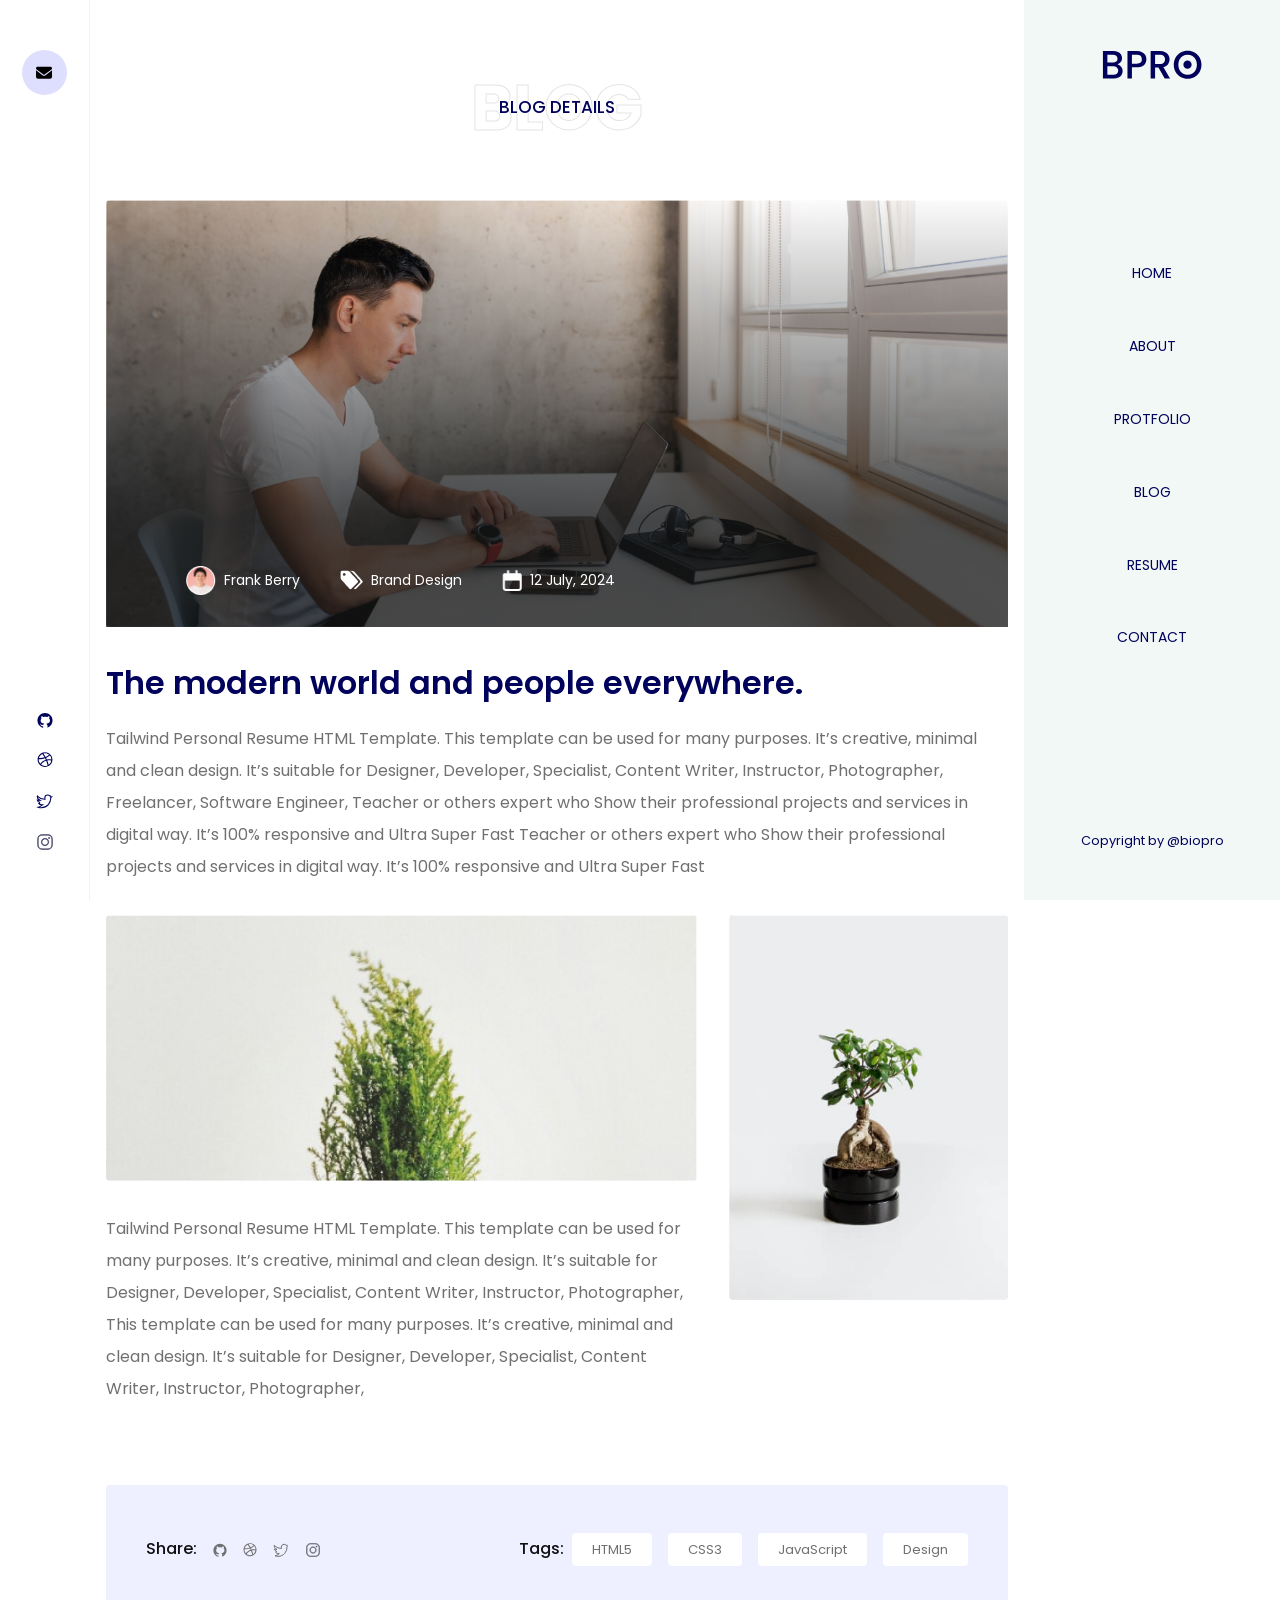
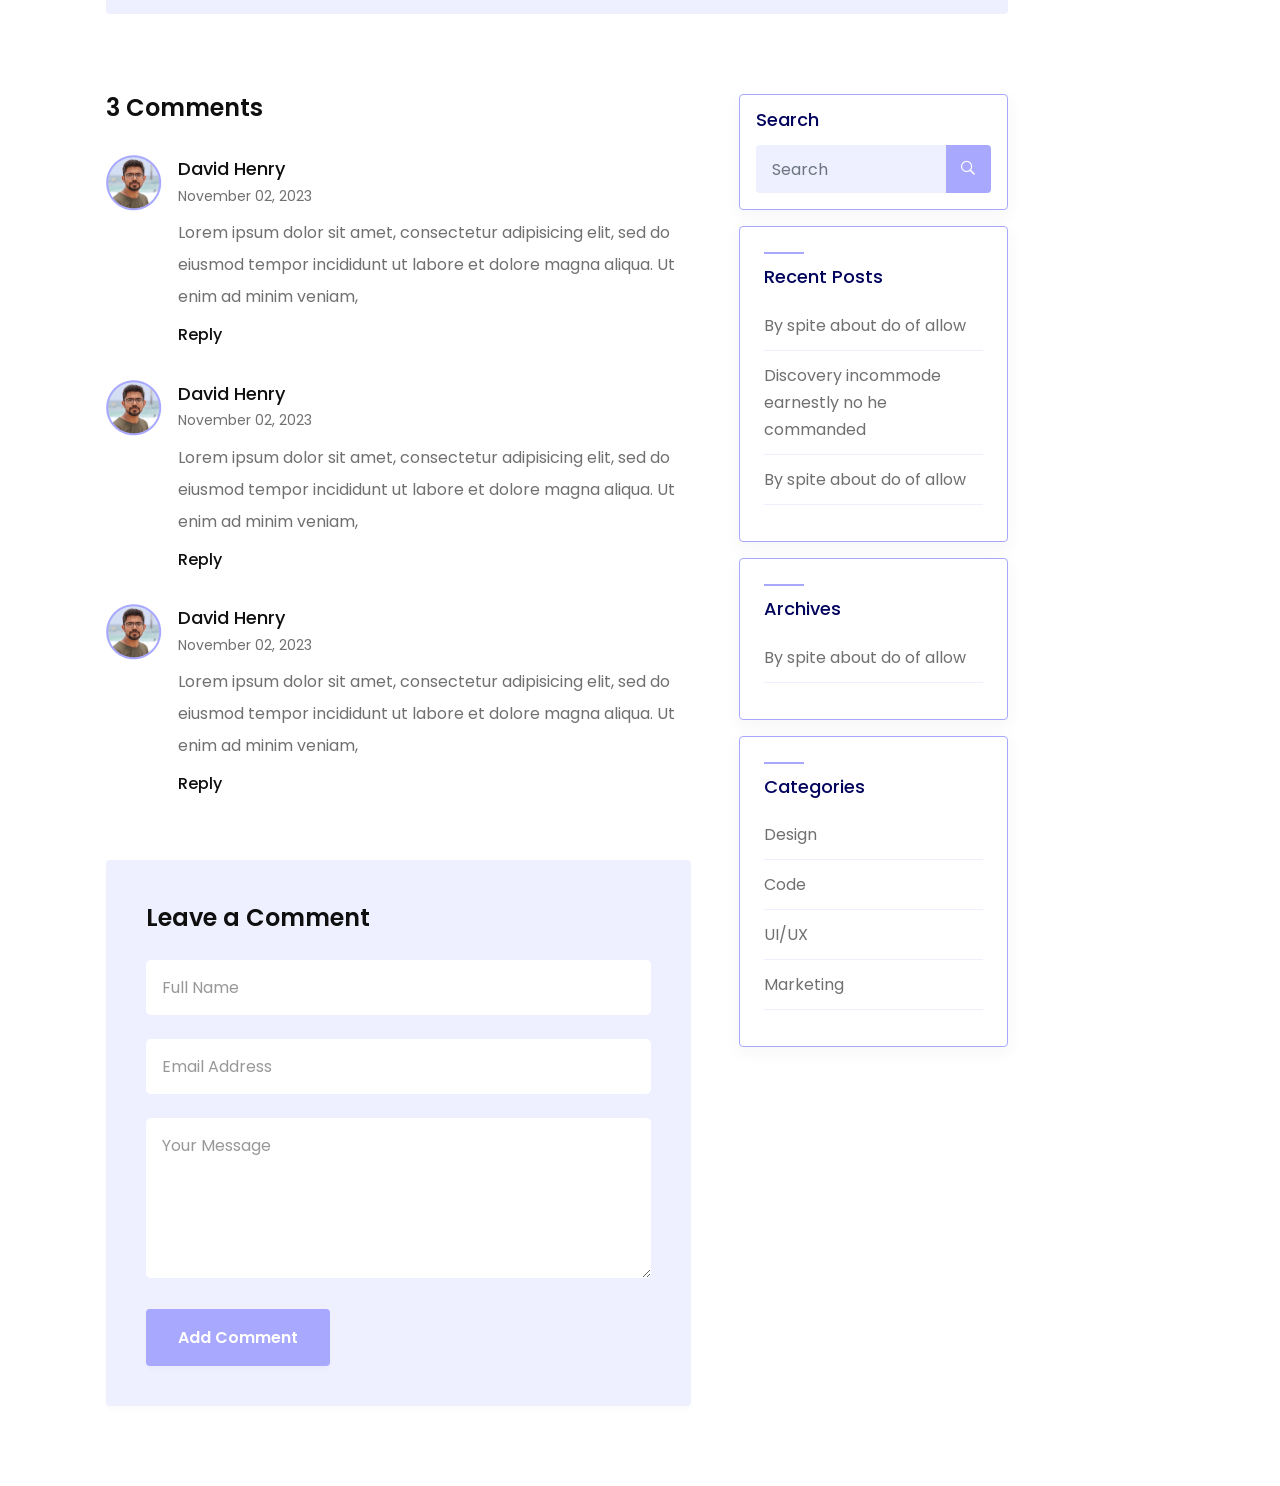
<file: blog-details.html>
<!DOCTYPE html>
<html lang="en" class="bn">

<head>
    <!-- Basic Page Needs
    ================================================== -->
    <meta charset="UTF-8">
    <meta http-equiv="X-UA-Compatible" content="IE=edge">

    <!-- Specific Meta
    ================================================== -->
    <meta name="viewport" content="width=device-width, initial-scale=1.0, shrink-to-fit=no">
    <meta name="keyword" content="resume, portfolio, personal portfolio, cv, template, responsive, html5, css3, creative, clean">
    <meta name="description" content="Show yourself brightly with BPRO - clean and creative portfolio and resume template!">
    <meta name="author" content="ThemesTransmit">

    <!-- Site Title
    ================================================== -->
    <title>BPRO - Personal Resume/vCard Template</title>

    <!-- Site Favicon
    ================================================== -->
    <link rel="shortcut icon" href="assets/img/favicon/favicon.ico">

    <!-- Google Fonts
    ================================================== -->
    <link rel="stylesheet" href="assets/font/stylesheet.css">


    <!-- All CSS Here
    ================================================== -->
    <link rel="stylesheet" href="assets/css/bootstrap.min.css">
    <link rel="stylesheet" href="assets/css/fontAwesome5Pro.css">
    <link rel="stylesheet" href="assets/css/animate.min.css">
    <link rel="stylesheet" href="assets/css/glightbox.min.css">
    <link rel="stylesheet" href="assets/css/style.min.css">
</head>

<body>
    
    <!--~~~~~~~~~~~~~~~~~~~~~~~~~~~~~~~~~~~~~~~
    Preloader Start
    ~~~~~~~~~~~~~~~~~~~~~~~~~~~~~~~~~~~~~~~~-->
    <div class="preloader">
        <div class="preShape1"></div>
        <div class="preShape2"></div>
        <h4 class="content">loading</h4>
    </div>
    <!--~~./ Preloader End ~~-->

    <!--~~~~~~~~~~~~~~~~~~~~~~~~~~~~~~~~~~~~~~~
    left sidebar start here
    ~~~~~~~~~~~~~~~~~~~~~~~~~~~~~~~~~~~~~~~~-->
    <div class="left-sidebar">
        <!-- Chat Icon -->
        <a href="index.html#contact" class="message" aria-label="message icon">
            <svg width="17" height="13" viewBox="0 0 17 13" xmlns="http://www.w3.org/2000/svg">
                <path d="M1.52734 0.820312C0.699219 0.820312 0.0273438 1.49219 0.0273438 2.32031C0.0273438 2.79219 0.249219 3.23594 0.627344 3.52031L7.42734 8.62031C7.78359 8.88594 8.27109 8.88594 8.62734 8.62031L15.4273 3.52031C15.8055 3.23594 16.0273 2.79219 16.0273 2.32031C16.0273 1.49219 15.3555 0.820312 14.5273 0.820312H1.52734ZM0.0273438 4.32031V10.8203C0.0273438 11.9234 0.924219 12.8203 2.02734 12.8203H14.0273C15.1305 12.8203 16.0273 11.9234 16.0273 10.8203V4.32031L9.22734 9.42031C8.51484 9.95469 7.53984 9.95469 6.82734 9.42031L0.0273438 4.32031Z" fill="currentColor"/>
            </svg>
        </a>

        <!-- Social Media Icons -->
        <div class="social-icon">
            <!-- Icon Item -->
            <a href="#" 
                data-bs-toggle="tooltip"
                data-bs-placement="right"
                data-bs-title="Follow Me On Github"
                aria-label="github">
                <svg width="16" height="16" viewBox="0 0 14 14" fill="none" xmlns="http://www.w3.org/2000/svg">
                    <path d="M7.01249 0.867188C3.36635 0.867188 0.410156 3.82572 0.410156 7.47474C0.410156 10.5709 2.54051 13.1616 5.41253 13.8786C5.38172 13.7894 5.36191 13.6858 5.36191 13.5575V12.4282C5.09396 12.4282 4.645 12.4282 4.53221 12.4282C4.0805 12.4282 3.67886 12.2338 3.48409 11.8726C3.26787 11.4712 3.23045 10.8573 2.69456 10.4817C2.53556 10.3567 2.6566 10.2141 2.83982 10.2334C3.17819 10.3292 3.45878 10.5616 3.72288 10.9063C3.98587 11.2515 4.10967 11.3297 4.60099 11.3297C4.83922 11.3297 5.19575 11.3159 5.53137 11.2631C5.71183 10.8044 6.02379 10.3821 6.40508 10.1827C4.2065 9.95643 3.15728 8.86178 3.15728 7.37563C3.15728 6.7358 3.42962 6.11689 3.89234 5.59544C3.74048 5.07785 3.54957 4.02229 3.95066 3.62034C4.93991 3.62034 5.53797 4.26237 5.68157 4.43582C6.17455 4.26677 6.71594 4.17096 7.28484 4.17096C7.85484 4.17096 8.39843 4.26677 8.89251 4.43692C9.03446 4.26457 9.63307 3.62034 10.6245 3.62034C11.0273 4.02285 10.8341 5.08281 10.6806 5.5993C11.1406 6.11964 11.4113 6.7369 11.4113 7.37563C11.4113 8.86068 10.3637 9.95478 8.16845 10.1822C8.77256 10.4977 9.21327 11.3842 9.21327 12.0521V13.5575C9.21327 13.6148 9.20062 13.6561 9.19401 13.7051C11.7667 12.8026 13.6148 10.3578 13.6148 7.47474C13.6148 3.82572 10.6586 0.867188 7.01249 0.867188Z" fill="currentColor"/>
                </svg>
            </a>
            <!-- Icon Item -->
            <a href="#" 
                data-bs-toggle="tooltip"
                data-bs-placement="right"
                data-bs-title="Follow Me On Dribble"
                aria-label="dribble">
                <svg width="16" height="16" viewBox="0 0 14 14" fill="none" xmlns="http://www.w3.org/2000/svg">
                    <path d="M7.02364 0.148438C3.4373 0.148438 0.519531 3.06851 0.519531 6.65769C0.519531 10.2469 3.4373 13.1669 7.02364 13.1669C10.61 13.1669 13.5278 10.2469 13.5278 6.65769C13.5278 3.06851 10.61 0.148438 7.02364 0.148438ZM7.02364 1.12483C8.37074 1.12483 9.60237 1.60532 10.5603 2.40316C9.66508 3.19187 8.64146 3.8337 7.53749 4.32606C6.96235 3.27925 6.338 2.26419 5.63707 1.30663C6.08073 1.19223 6.5437 1.12483 7.02364 1.12483ZM4.67733 1.65116C5.39681 2.60331 6.03164 3.61926 6.61586 4.66805C5.41403 5.08591 4.14158 5.35584 2.79597 5.35584C2.41625 5.35584 2.04193 5.3305 1.67045 5.29418C2.07951 3.67491 3.19628 2.3458 4.67733 1.65116ZM11.2519 3.09286C12.0517 4.04257 12.537 5.26529 12.5496 6.60493C11.8473 6.42863 11.1134 6.33223 10.357 6.33223C9.76249 6.33223 9.18813 6.40903 8.62553 6.51911C8.42958 6.06482 8.21496 5.62331 7.99418 5.18294C9.1842 4.64435 10.2889 3.94862 11.2519 3.09286ZM7.08144 5.54146C7.28747 5.94871 7.49523 6.35301 7.67913 6.77275C5.70761 7.38987 4.01525 8.64261 2.87981 10.3153C2.02047 9.34054 1.49515 8.06347 1.49515 6.65769C1.49515 6.52282 1.50605 6.39091 1.51547 6.25849C1.93671 6.30171 2.3621 6.33223 2.79597 6.33223C4.30602 6.33223 5.73749 6.02735 7.08144 5.54146ZM10.357 7.30862C11.0883 7.30862 11.7939 7.41256 12.467 7.59594C12.2118 9.09519 11.3606 10.3867 10.1601 11.2148C9.87092 9.93344 9.46613 8.69805 9.00282 7.49169C9.44972 7.41469 9.88774 7.30862 10.357 7.30862ZM8.02911 7.67476C8.53997 8.97682 8.9769 10.3163 9.26959 11.7125C8.58325 12.0176 7.82457 12.1906 7.02364 12.1906C5.72629 12.1906 4.53813 11.7423 3.59628 10.9968C4.62001 9.41676 6.18811 8.2333 8.02911 7.67476Z" fill="currentColor"/>
                </svg>
            </a>
            <!-- Icon Item -->
            <a href="#" 
                data-bs-toggle="tooltip"
                data-bs-placement="right"
                data-bs-title="Follow Me On Twitter"
                aria-label="twitter">
                <svg width="18" height="16" viewBox="0 0 17 14" fill="none" xmlns="http://www.w3.org/2000/svg">
                    <path d="M4.89663 10.5044C3.9582 10.4871 3.13153 10.004 2.64 9.27582C2.91344 9.26145 3.17979 9.21804 3.43524 9.14827L3.40178 8.17569C2.37028 7.96889 1.54492 7.18996 1.26923 6.18358C1.54849 6.25967 1.84055 6.3047 2.14106 6.31433L3.8879 6.37034L2.43499 5.39894C1.68787 4.89942 1.19747 4.04693 1.19747 3.08087C1.19747 2.82881 1.2307 2.5851 1.29291 2.35355C2.97455 4.10238 5.29601 5.23104 7.88193 5.36064L8.54326 5.39379L8.39411 4.74865C8.34721 4.54574 8.32204 4.33226 8.32204 4.11302C8.32204 2.57508 9.56809 1.32812 11.1043 1.32812C11.9046 1.32812 12.6271 1.66592 13.1352 2.2078L13.3248 2.41007L13.5968 2.35634C13.8191 2.31243 14.0377 2.25822 14.2519 2.19422C14.1371 2.29118 14.0143 2.37908 13.8847 2.45679L14.2011 3.38211C14.3036 3.36985 14.4054 3.35544 14.5065 3.33892C14.3743 3.45283 14.2372 3.56114 14.0957 3.6634L13.8772 3.82123L13.889 4.09048C13.8948 4.22419 13.8977 4.35856 13.8977 4.49361C13.8977 8.62013 10.763 13.3402 5.0591 13.3402C3.99555 13.3402 2.97721 13.1513 2.03372 12.806C3.2128 12.6016 4.29262 12.1066 5.19609 11.3976L6.30139 10.5303L4.89663 10.5044Z" stroke="currentColor"/>
                </svg>
            </a>
            <!-- Icon Item -->
            <a href="#" 
                data-bs-toggle="tooltip"
                data-bs-placement="right"
                data-bs-title="Follow Me On Instagram"
                aria-label="instagram">
                <svg width="16" height="16" viewBox="0 0 14 14" fill="none" xmlns="http://www.w3.org/2000/svg">
                    <path d="M4.36087 0.529297C2.24296 0.529297 0.519531 2.25409 0.519531 4.37368V9.69666C0.519531 11.8162 2.24296 13.541 4.36087 13.541H9.67965C11.7976 13.541 13.521 11.8162 13.521 9.69666V4.37368C13.521 2.25409 11.7976 0.529297 9.67965 0.529297H4.36087ZM4.36087 1.12074H9.67965C11.4781 1.12074 12.93 2.57377 12.93 4.37368V9.69666C12.93 11.4966 11.4781 12.9496 9.67965 12.9496H4.36087C2.56239 12.9496 1.11051 11.4966 1.11051 9.69666V4.37368C1.11051 2.57377 2.56239 1.12074 4.36087 1.12074ZM10.5661 2.89507C10.4094 2.89507 10.2591 2.95738 10.1482 3.0683C10.0374 3.17921 9.97514 3.32965 9.97514 3.48651C9.97514 3.64337 10.0374 3.79381 10.1482 3.90472C10.2591 4.01564 10.4094 4.07795 10.5661 4.07795C10.7229 4.07795 10.8732 4.01564 10.984 3.90472C11.0948 3.79381 11.1571 3.64337 11.1571 3.48651C11.1571 3.32965 11.0948 3.17921 10.984 3.0683C10.8732 2.95738 10.7229 2.89507 10.5661 2.89507ZM7.02026 3.78223C5.22864 3.78223 3.7699 5.24212 3.7699 7.03517C3.7699 8.82821 5.22864 10.2881 7.02026 10.2881C8.81189 10.2881 10.2706 8.82821 10.2706 7.03517C10.2706 5.24212 8.81189 3.78223 7.02026 3.78223ZM7.02026 4.37368C8.4925 4.37368 9.67965 5.56176 9.67965 7.03517C9.67965 8.50857 8.4925 9.69666 7.02026 9.69666C5.54802 9.69666 4.36087 8.50857 4.36087 7.03517C4.36087 5.56176 5.54802 4.37368 7.02026 4.37368Z" fill="currentColor" stroke="#5C5D68" stroke-width="0.5"/>
                </svg>     
            </a>
        </div>
    </div>
    <!--~~./ end left sidebar ~~-->

    <!--~~~~~~~~~~~~~~~~~~~~~~~~~~~~~~~~~~~~~~~
    mobile header area start here
    ~~~~~~~~~~~~~~~~~~~~~~~~~~~~~~~~~~~~~~~~-->
    <header class="header-area">
        <!--logo-->
        <div class="logo">
            <a href="index.html" aria-label="header logo">
                <img src="assets/img/logo/logo.svg" height="30" width="100" alt="site logo">
            </a>
        </div>
        <!--toggler button-->
        <button class="navbar-toggler" aria-label="sidebar open button">
            <span></span>
        </button>
    </header>
    <!--~~./ end mobile header area ~~-->

    <!--~~~~~~~~~~~~~~~~~~~~~~~~~~~~~~~~~~~~~~~
    Start main content here
    ~~~~~~~~~~~~~~~~~~~~~~~~~~~~~~~~~~~~~~~~-->
    <main>

        <!--~~~~~~~~~~~~~~~~~~~~~~~~~~~~~~~~~~~~~~~
        protfolio details area start here
        ~~~~~~~~~~~~~~~~~~~~~~~~~~~~~~~~~~~~~~~~-->
        <section class="blog-details-area">
            <div class="container">
                <div class="watermark-title text-center" data-watermark="BLOG">
                    <!-- section title here -->
                    <h6 class="title">
                        BLOG DETAILS
                    </h6>
                </div>
                <!--banner content-->
                <div class="banner-wrapper">
                    <img src="assets/img/blog-details/banner1.jpg" height="600" width="1260" alt="banner image">
                    <!--banner meta content md-->
                    <div class="banner-blog-meta">
                        <div class="single-meta">
                            <img src="assets/img/blog-details/author.png" width="30" alt="meta image">
                            <h6 class="text">
                                Frank Berry
                            </h6>
                        </div>
                        <div class="single-meta">
                            <img src="assets/img/blog-details/brand.png" width="23" alt="meta image">
                            <h6 class="text">
                                Brand Design
                            </h6>
                        </div>
                        <div class="single-meta">
                            <img src="assets/img/blog-details/calendar.png" width="20" alt="meta image">
                            <h6 class="text">
                                12 July, 2024
                            </h6>
                        </div>
                    </div>
                </div>

                <!--banner meta content sm-->
                <div class="banner-blog-meta-sm">
                    <div class="single-meta">
                        <img src="assets/img/blog-details/author.png" width="30" alt="meta image">
                        <h6 class="text">
                            Frank Berry
                        </h6>
                    </div>
                    <div class="single-meta">
                        <img src="assets/img/blog-details/brand.png" width="23" alt="meta image">
                        <h6 class="text">
                            Brand Design
                        </h6>
                    </div>
                    <div class="single-meta">
                        <img src="assets/img/blog-details/calendar.png" width="20" alt="meta image">
                        <h6 class="text">
                            12 July, 2024
                        </h6>
                    </div>
                </div>

                <!--blog description-->
                <div class="blog-description">
                    <h2 class="title">
                        The modern world and people everywhere.
                    </h2>
                    <p class="content">
                        Tailwind Personal Resume HTML Template. This template can be used for many purposes. It’s creative, minimal and clean design. It’s suitable for Designer, Developer, Specialist, Content Writer, Instructor, Photographer, Freelancer, Software Engineer, Teacher or others expert who Show their professional projects and services in digital way. It’s 100% responsive and Ultra Super Fast Teacher or others expert who Show their professional projects and services in digital way. It’s 100% responsive and Ultra Super Fast
                    </p>
                    <div class="row gx-5">
                        <div class="col-12 col-md-8">
                            <div class="des-content">
                                <a href="assets/img/blog-details/large1.jpg" class="glightbox" title="blog image 1" aria-label="blog description image">
                                    <img src="assets/img/blog-details/img1.jpg" height="300" width="660" alt="blog image">
                                </a>
                                <p class="des-text"> 
                                    Tailwind Personal Resume HTML Template. This template can be used for many purposes. It’s creative, minimal and clean design. It’s suitable for Designer, Developer, Specialist, Content Writer, Instructor, Photographer, This template can be used for many purposes. It’s creative, minimal and clean design. It’s suitable for Designer, Developer, Specialist, Content Writer, Instructor, Photographer, 
                                </p>
                            </div>
                        </div>
                        <div class="col-12 col-md-4">
                            <a href="assets/img/blog-details/large2.jpg" class="des-content glightbox" title="blog image 2" aria-label="blog description image">
                                <img src="assets/img/blog-details/img2.jpg" height="535" width="385" alt="blog image">
                            </a>
                        </div>
                    </div>
                </div>

                <div class="social-wrapper">
                    <div class="social-icon-wrapper">
                        <h6 class="text">
                            Share:
                        </h6>
                        <!-- Social Media Icons -->
                        <div class="social-icon">
                            <!-- Icon Item -->
                            <a href="#" 
                                data-bs-toggle="tooltip"
                                data-bs-placement="top"
                                data-bs-title="Github"
                                aria-label="github">
                                <svg width="14" height="14" viewBox="0 0 14 14" fill="none" xmlns="http://www.w3.org/2000/svg">
                                    <path d="M7.01249 0.867188C3.36635 0.867188 0.410156 3.82572 0.410156 7.47474C0.410156 10.5709 2.54051 13.1616 5.41253 13.8786C5.38172 13.7894 5.36191 13.6858 5.36191 13.5575V12.4282C5.09396 12.4282 4.645 12.4282 4.53221 12.4282C4.0805 12.4282 3.67886 12.2338 3.48409 11.8726C3.26787 11.4712 3.23045 10.8573 2.69456 10.4817C2.53556 10.3567 2.6566 10.2141 2.83982 10.2334C3.17819 10.3292 3.45878 10.5616 3.72288 10.9063C3.98587 11.2515 4.10967 11.3297 4.60099 11.3297C4.83922 11.3297 5.19575 11.3159 5.53137 11.2631C5.71183 10.8044 6.02379 10.3821 6.40508 10.1827C4.2065 9.95643 3.15728 8.86178 3.15728 7.37563C3.15728 6.7358 3.42962 6.11689 3.89234 5.59544C3.74048 5.07785 3.54957 4.02229 3.95066 3.62034C4.93991 3.62034 5.53797 4.26237 5.68157 4.43582C6.17455 4.26677 6.71594 4.17096 7.28484 4.17096C7.85484 4.17096 8.39843 4.26677 8.89251 4.43692C9.03446 4.26457 9.63307 3.62034 10.6245 3.62034C11.0273 4.02285 10.8341 5.08281 10.6806 5.5993C11.1406 6.11964 11.4113 6.7369 11.4113 7.37563C11.4113 8.86068 10.3637 9.95478 8.16845 10.1822C8.77256 10.4977 9.21327 11.3842 9.21327 12.0521V13.5575C9.21327 13.6148 9.20062 13.6561 9.19401 13.7051C11.7667 12.8026 13.6148 10.3578 13.6148 7.47474C13.6148 3.82572 10.6586 0.867188 7.01249 0.867188Z" fill="currentColor"/>
                                </svg>
                            </a>
                            <!-- Icon Item -->
                            <a href="#" 
                                data-bs-toggle="tooltip"
                                data-bs-placement="top"
                                data-bs-title="Dribble"
                                aria-label="dribble">
                                <svg width="14" height="14" viewBox="0 0 14 14" fill="none" xmlns="http://www.w3.org/2000/svg">
                                    <path d="M7.02364 0.148438C3.4373 0.148438 0.519531 3.06851 0.519531 6.65769C0.519531 10.2469 3.4373 13.1669 7.02364 13.1669C10.61 13.1669 13.5278 10.2469 13.5278 6.65769C13.5278 3.06851 10.61 0.148438 7.02364 0.148438ZM7.02364 1.12483C8.37074 1.12483 9.60237 1.60532 10.5603 2.40316C9.66508 3.19187 8.64146 3.8337 7.53749 4.32606C6.96235 3.27925 6.338 2.26419 5.63707 1.30663C6.08073 1.19223 6.5437 1.12483 7.02364 1.12483ZM4.67733 1.65116C5.39681 2.60331 6.03164 3.61926 6.61586 4.66805C5.41403 5.08591 4.14158 5.35584 2.79597 5.35584C2.41625 5.35584 2.04193 5.3305 1.67045 5.29418C2.07951 3.67491 3.19628 2.3458 4.67733 1.65116ZM11.2519 3.09286C12.0517 4.04257 12.537 5.26529 12.5496 6.60493C11.8473 6.42863 11.1134 6.33223 10.357 6.33223C9.76249 6.33223 9.18813 6.40903 8.62553 6.51911C8.42958 6.06482 8.21496 5.62331 7.99418 5.18294C9.1842 4.64435 10.2889 3.94862 11.2519 3.09286ZM7.08144 5.54146C7.28747 5.94871 7.49523 6.35301 7.67913 6.77275C5.70761 7.38987 4.01525 8.64261 2.87981 10.3153C2.02047 9.34054 1.49515 8.06347 1.49515 6.65769C1.49515 6.52282 1.50605 6.39091 1.51547 6.25849C1.93671 6.30171 2.3621 6.33223 2.79597 6.33223C4.30602 6.33223 5.73749 6.02735 7.08144 5.54146ZM10.357 7.30862C11.0883 7.30862 11.7939 7.41256 12.467 7.59594C12.2118 9.09519 11.3606 10.3867 10.1601 11.2148C9.87092 9.93344 9.46613 8.69805 9.00282 7.49169C9.44972 7.41469 9.88774 7.30862 10.357 7.30862ZM8.02911 7.67476C8.53997 8.97682 8.9769 10.3163 9.26959 11.7125C8.58325 12.0176 7.82457 12.1906 7.02364 12.1906C5.72629 12.1906 4.53813 11.7423 3.59628 10.9968C4.62001 9.41676 6.18811 8.2333 8.02911 7.67476Z" fill="currentColor"/>
                                </svg>
                            </a>
                            <!-- Icon Item -->
                            <a href="#" 
                                data-bs-toggle="tooltip"
                                data-bs-placement="top"
                                data-bs-title="Twitter"
                                aria-label="twitter">
                                <svg width="17" height="14" viewBox="0 0 17 14" fill="none" xmlns="http://www.w3.org/2000/svg">
                                    <path d="M4.89663 10.5044C3.9582 10.4871 3.13153 10.004 2.64 9.27582C2.91344 9.26145 3.17979 9.21804 3.43524 9.14827L3.40178 8.17569C2.37028 7.96889 1.54492 7.18996 1.26923 6.18358C1.54849 6.25967 1.84055 6.3047 2.14106 6.31433L3.8879 6.37034L2.43499 5.39894C1.68787 4.89942 1.19747 4.04693 1.19747 3.08087C1.19747 2.82881 1.2307 2.5851 1.29291 2.35355C2.97455 4.10238 5.29601 5.23104 7.88193 5.36064L8.54326 5.39379L8.39411 4.74865C8.34721 4.54574 8.32204 4.33226 8.32204 4.11302C8.32204 2.57508 9.56809 1.32812 11.1043 1.32812C11.9046 1.32812 12.6271 1.66592 13.1352 2.2078L13.3248 2.41007L13.5968 2.35634C13.8191 2.31243 14.0377 2.25822 14.2519 2.19422C14.1371 2.29118 14.0143 2.37908 13.8847 2.45679L14.2011 3.38211C14.3036 3.36985 14.4054 3.35544 14.5065 3.33892C14.3743 3.45283 14.2372 3.56114 14.0957 3.6634L13.8772 3.82123L13.889 4.09048C13.8948 4.22419 13.8977 4.35856 13.8977 4.49361C13.8977 8.62013 10.763 13.3402 5.0591 13.3402C3.99555 13.3402 2.97721 13.1513 2.03372 12.806C3.2128 12.6016 4.29262 12.1066 5.19609 11.3976L6.30139 10.5303L4.89663 10.5044Z" stroke="currentColor"/>
                                </svg>
                            </a>
                            <!-- Icon Item -->
                            <a href="#" 
                                data-bs-toggle="tooltip"
                                data-bs-placement="top"
                                data-bs-title="Instagram"
                                aria-label="instagram">
                                <svg width="14" height="14" viewBox="0 0 14 14" fill="none" xmlns="http://www.w3.org/2000/svg">
                                    <path d="M4.36087 0.529297C2.24296 0.529297 0.519531 2.25409 0.519531 4.37368V9.69666C0.519531 11.8162 2.24296 13.541 4.36087 13.541H9.67965C11.7976 13.541 13.521 11.8162 13.521 9.69666V4.37368C13.521 2.25409 11.7976 0.529297 9.67965 0.529297H4.36087ZM4.36087 1.12074H9.67965C11.4781 1.12074 12.93 2.57377 12.93 4.37368V9.69666C12.93 11.4966 11.4781 12.9496 9.67965 12.9496H4.36087C2.56239 12.9496 1.11051 11.4966 1.11051 9.69666V4.37368C1.11051 2.57377 2.56239 1.12074 4.36087 1.12074ZM10.5661 2.89507C10.4094 2.89507 10.2591 2.95738 10.1482 3.0683C10.0374 3.17921 9.97514 3.32965 9.97514 3.48651C9.97514 3.64337 10.0374 3.79381 10.1482 3.90472C10.2591 4.01564 10.4094 4.07795 10.5661 4.07795C10.7229 4.07795 10.8732 4.01564 10.984 3.90472C11.0948 3.79381 11.1571 3.64337 11.1571 3.48651C11.1571 3.32965 11.0948 3.17921 10.984 3.0683C10.8732 2.95738 10.7229 2.89507 10.5661 2.89507ZM7.02026 3.78223C5.22864 3.78223 3.7699 5.24212 3.7699 7.03517C3.7699 8.82821 5.22864 10.2881 7.02026 10.2881C8.81189 10.2881 10.2706 8.82821 10.2706 7.03517C10.2706 5.24212 8.81189 3.78223 7.02026 3.78223ZM7.02026 4.37368C8.4925 4.37368 9.67965 5.56176 9.67965 7.03517C9.67965 8.50857 8.4925 9.69666 7.02026 9.69666C5.54802 9.69666 4.36087 8.50857 4.36087 7.03517C4.36087 5.56176 5.54802 4.37368 7.02026 4.37368Z" fill="currentColor" stroke="#5C5D68" stroke-width="0.5"/>
                                </svg>     
                            </a>
                        </div>
                    </div>
                    <div class="tags">
                        <h6 class="text">
                            Tags:
                        </h6>
                        <!-- tags button here -->
                        <div class="tag-button">
                            <a href="#" class="primary_btn tag-btn">
                                HTML5
                            </a>
                            <a href="#" class="primary_btn tag-btn">
                                CSS3
                            </a>
                            <a href="#" class="primary_btn tag-btn">
                                JavaScript
                            </a>
                            <a href="#" class="primary_btn tag-btn">
                                Design
                            </a>
                        </div>
                    </div>
                </div>
                <div class="row gx-5">
                    <div class="col-lg-8">
                        <!-- Comment content -->
                        <div class="comment-wrapper">
                            <h3 class="title">
                                3 Comments
                            </h3>
                            <!-- single comment item here -->
                            <div class="comment-item">
                                <span class="comment-avatar">
                                    <img src="assets/img/blog-details/comment1.png" width="56" alt="comment avatar">
                                </span>
                                <div class="comment-content">
                                    <h6 class="avatar-name">
                                        David Henry
                                    </h6>
                                    <span class="comment-meta">
                                        November 02, 2023
                                    </span>
                                    <p class="comment">
                                        Lorem ipsum dolor sit amet, consectetur adipisicing elit, sed do eiusmod tempor incididunt ut labore et dolore magna aliqua. Ut enim ad minim veniam, 
                                    </p>
                                    <div class="reply">
                                        <a  href="#reply_id_1" class="reply-text" data-bs-toggle="collapse" aria-label="reply">
                                            Reply
                                        </a>
                                        <div class="collapse" id="reply_id_1">
                                            <form action="#" class="reply-box ">
                                                <textarea name="reply-box" placeholder="Write Your Comment"></textarea>
                                            </form>
                                        </div>
                                    </div>
                                </div>
                            </div>
                            <!-- single comment item here -->
                            <div class="comment-item">
                                <span class="comment-avatar">
                                    <img src="assets/img/blog-details/comment1.png" height="56" width="56" alt="comment avatar">
                                </span>
                                <div class="comment-content">
                                    <h6 class="avatar-name">
                                        David Henry
                                    </h6>
                                    <span class="comment-meta">
                                        November 02, 2023
                                    </span>
                                    <p class="comment">
                                        Lorem ipsum dolor sit amet, consectetur adipisicing elit, sed do eiusmod tempor incididunt ut labore et dolore magna aliqua. Ut enim ad minim veniam, 
                                    </p>
                                    <div class="reply">
                                        <a  href="#reply_id_2" class="reply-text" data-bs-toggle="collapse" aria-label="reply">
                                            Reply
                                        </a>
                                        <div class="collapse" id="reply_id_2">
                                            <form action="#" class="reply-box ">
                                                <textarea name="reply-box" placeholder="Write Your Comment"></textarea>
                                            </form>
                                        </div>
                                    </div>
                                </div>
                            </div>
                            <!-- single comment item here -->
                            <div class="comment-item">
                                <span class="comment-avatar">
                                    <img src="assets/img/blog-details/comment1.png" height="56" width="56" alt="comment avatar">
                                </span>
                                <div class="comment-content">
                                    <h6 class="avatar-name">
                                        David Henry
                                    </h6>
                                    <span class="comment-meta">
                                        November 02, 2023
                                    </span>
                                    <p class="comment">
                                        Lorem ipsum dolor sit amet, consectetur adipisicing elit, sed do eiusmod tempor incididunt ut labore et dolore magna aliqua. Ut enim ad minim veniam, 
                                    </p>
                                    <div class="reply">
                                        <a  href="#reply_id_3" class="reply-text" data-bs-toggle="collapse" aria-label="reply">
                                            Reply
                                        </a>
                                        <div class="collapse" id="reply_id_3">
                                            <form action="#" class="reply-box ">
                                                <textarea name="reply-box" placeholder="Write Your Comment"></textarea>
                                            </form>
                                        </div>
                                    </div>
                                </div>
                            </div>
                            <!-- comment box here -->
                            <div class="comment-box">
                                <form action="#">
                                    <h4 class="title">Leave a Comment</h4>
                                    <fieldset class="my-4">
                                        <input type="text" placeholder="Full Name">
                                    </fieldset>
                                    <fieldset class="my-4">
                                        <input type="email" placeholder="Email Address">
                                    </fieldset>
                                    <fieldset class="my-4">
                                        <textarea placeholder="Your Message"></textarea>
                                    </fieldset>
                                    <button type="submit" class="primary_solid_btn add-comment-btn">
                                        Add Comment
                                    </button>
                                </form>
                            </div>
                        </div>
                    </div>
                    <div class="col-lg-4">
                        <!-- Search Sidebar widget -->
                        <form class="search-widget"> 
                            <span class="search-title">
                                Search
                            </span>
                            <div class="input-group">
                                <input type="text" class="form-control" placeholder="Search">
                                <button type="submit" aria-label="search button" class="search-btn"><i class="far fa-search"></i></button>
                            </div>
                        </form>
                        <!-- Recent Post Sidebar Widget -->
                        <div class="sidebar-widget">
                            <h4 class="title">
                                Recent Posts
                            </h4>
                            <div class="widget-content">
                                <a href="#">
                                    By spite about do of allow
                                </a>
                                <a href="#">
                                    Discovery incommode earnestly no he commanded
                                </a>
                                <a href="#">
                                    By spite about do of allow
                                </a>
                            </div>
                        </div>
                        <!-- Archives widget here -->
                        <div class="sidebar-widget">
                            <h4 class="title">
                                Archives
                            </h4>
                            <div class="widget-content">
                                <a href="#">
                                    By spite about do of allow
                                </a>
                            </div>
                        </div>
                        <!-- Categories Widget here -->
                        <div class="sidebar-widget">
                            <h4 class="title">
                                Categories
                            </h4>
                            <div class="widget-content">
                                <a href="#">
                                    Design
                                </a>
                                <a href="#">
                                    Code 
                                </a>
                                <a href="#">
                                    UI/UX
                                </a>
                                <a href="#">
                                    Marketing 
                                </a>
                            </div>
                        </div>
                    </div>
                </div>
            </div>
        </section>
        <!--~~./ end protfolio details area ~~-->

    </main>
    <!--~~./ end main content ~~-->

    <!--~~~~~~~~~~~~~~~~~~~~~~~~~~~~~~~~~~~~~~~
    right sidebar start here
    ~~~~~~~~~~~~~~~~~~~~~~~~~~~~~~~~~~~~~~~~-->
    <div class="sidebar-menu">
        <!-- logo -->
        <div class="logo">
            <a href="index.html" aria-label="sidebar logo">
                <img src="assets/img/logo/logo.svg" height="30" width="100" alt="">
            </a>
        </div>
        <!-- nav menu list -->
        <ul class="nav-menu" id="nav">
            <li class="current">
                <a href="index.html#home" class="nav-link">
                    HOME
                </a>
            </li>
            <li>
                <a href="index.html#about" class="nav-link">
                    ABOUT 
                </a>
            </li>
            <li>
                <a href="index.html#protfolio" class="nav-link">
                    PROTFOLIO
                </a>
            </li>
            <li>
                <a href="index.html#blog" class="nav-link">
                    BLOG
                </a>
            </li>
            <li>
                <a href="index.html#resume" class="nav-link">
                    RESUME
                </a>
            </li>
            <li>
                <a href="index.html#contact" class="nav-link">
                    CONTACT
                </a>
            </li>
        </ul>
        <!-- copyright content -->
        <div class="copyright-content text-center">
            <p>
                Copyright by <a href="#" aria-label="copyright link">@biopro</a>
            </p>
        </div>
    </div>
   <!--~~./ end right sidebar ~~-->

    <!--~~~~~~~~~~~~~~~~~~~~~~~~~~~~~~~~~~~~~~~
    menu overlay start here
    ~~~~~~~~~~~~~~~~~~~~~~~~~~~~~~~~~~~~~~~~-->
    <div class="sidebar-menu-overlay">

    </div>
    <!--~~./ menu overlay end ~~-->

    <!--~~~~~~~~~~~~~~~~~~~~~~~~~~~~~~~~~~~~~~~
    mobile menu start here
    ~~~~~~~~~~~~~~~~~~~~~~~~~~~~~~~~~~~~~~~~-->
    <div class="mobile-menu">
        <!-- close icon -->
        <div class="close-icon">
            <div class="logo">
                <a href="index.html" aria-label="mobile menu logo">
                    <img src="assets/img/logo/logo.png" height="30" width="100" alt="site logo">
                </a>
            </div>
            <button class="close-btn" type="button" aria-label="menu close button">
                <i class="fal fa-times"></i>
            </button>
        </div>
        <!-- nav menu list -->
        <ul class="nav-menu" id="nav-menu">
            <li>
                <a href="index.html#home" class="nav-link">
                    HOME
                </a>
            </li>
            <li>
                <a href="index.html#about" class="nav-link">
                    ABOUT 
                </a>
            </li>
            <li>
                <a href="index.html#protfolio" class="nav-link">
                    PROTFOLIO
                </a>
            </li>
            <li>
                <a href="index.html#blog" class="nav-link">
                    BLOG
                </a>
            </li>
            <li>
                <a href="index.html#resume" class="nav-link">
                    RESUME
                </a>
            </li>
            <li>
                <a href="index.html#contact" class="nav-link">
                    CONTACT
                </a>
            </li>
        </ul>
        
        <!-- Social Media Icons -->
        <div class="social-icon">
            <!-- Icon Item -->
            <a href="#" 
            data-bs-toggle="tooltip"
            data-bs-placement="top"
            data-bs-title="Follow Me On Github"
            aria-label="github">
                <svg viewBox="0 0 14 14" fill="none" xmlns="http://www.w3.org/2000/svg">
                    <path d="M7.01249 0.867188C3.36635 0.867188 0.410156 3.82572 0.410156 7.47474C0.410156 10.5709 2.54051 13.1616 5.41253 13.8786C5.38172 13.7894 5.36191 13.6858 5.36191 13.5575V12.4282C5.09396 12.4282 4.645 12.4282 4.53221 12.4282C4.0805 12.4282 3.67886 12.2338 3.48409 11.8726C3.26787 11.4712 3.23045 10.8573 2.69456 10.4817C2.53556 10.3567 2.6566 10.2141 2.83982 10.2334C3.17819 10.3292 3.45878 10.5616 3.72288 10.9063C3.98587 11.2515 4.10967 11.3297 4.60099 11.3297C4.83922 11.3297 5.19575 11.3159 5.53137 11.2631C5.71183 10.8044 6.02379 10.3821 6.40508 10.1827C4.2065 9.95643 3.15728 8.86178 3.15728 7.37563C3.15728 6.7358 3.42962 6.11689 3.89234 5.59544C3.74048 5.07785 3.54957 4.02229 3.95066 3.62034C4.93991 3.62034 5.53797 4.26237 5.68157 4.43582C6.17455 4.26677 6.71594 4.17096 7.28484 4.17096C7.85484 4.17096 8.39843 4.26677 8.89251 4.43692C9.03446 4.26457 9.63307 3.62034 10.6245 3.62034C11.0273 4.02285 10.8341 5.08281 10.6806 5.5993C11.1406 6.11964 11.4113 6.7369 11.4113 7.37563C11.4113 8.86068 10.3637 9.95478 8.16845 10.1822C8.77256 10.4977 9.21327 11.3842 9.21327 12.0521V13.5575C9.21327 13.6148 9.20062 13.6561 9.19401 13.7051C11.7667 12.8026 13.6148 10.3578 13.6148 7.47474C13.6148 3.82572 10.6586 0.867188 7.01249 0.867188Z" fill="currentColor"/>
                </svg>
            </a>
            <!-- Icon Item -->
            <a href="#" 
            data-bs-toggle="tooltip"
            data-bs-placement="top"
            data-bs-title="Follow Me On Dribble"
            aria-label="dribble">
                <svg viewBox="0 0 14 14" fill="none" xmlns="http://www.w3.org/2000/svg">
                    <path d="M7.02364 0.148438C3.4373 0.148438 0.519531 3.06851 0.519531 6.65769C0.519531 10.2469 3.4373 13.1669 7.02364 13.1669C10.61 13.1669 13.5278 10.2469 13.5278 6.65769C13.5278 3.06851 10.61 0.148438 7.02364 0.148438ZM7.02364 1.12483C8.37074 1.12483 9.60237 1.60532 10.5603 2.40316C9.66508 3.19187 8.64146 3.8337 7.53749 4.32606C6.96235 3.27925 6.338 2.26419 5.63707 1.30663C6.08073 1.19223 6.5437 1.12483 7.02364 1.12483ZM4.67733 1.65116C5.39681 2.60331 6.03164 3.61926 6.61586 4.66805C5.41403 5.08591 4.14158 5.35584 2.79597 5.35584C2.41625 5.35584 2.04193 5.3305 1.67045 5.29418C2.07951 3.67491 3.19628 2.3458 4.67733 1.65116ZM11.2519 3.09286C12.0517 4.04257 12.537 5.26529 12.5496 6.60493C11.8473 6.42863 11.1134 6.33223 10.357 6.33223C9.76249 6.33223 9.18813 6.40903 8.62553 6.51911C8.42958 6.06482 8.21496 5.62331 7.99418 5.18294C9.1842 4.64435 10.2889 3.94862 11.2519 3.09286ZM7.08144 5.54146C7.28747 5.94871 7.49523 6.35301 7.67913 6.77275C5.70761 7.38987 4.01525 8.64261 2.87981 10.3153C2.02047 9.34054 1.49515 8.06347 1.49515 6.65769C1.49515 6.52282 1.50605 6.39091 1.51547 6.25849C1.93671 6.30171 2.3621 6.33223 2.79597 6.33223C4.30602 6.33223 5.73749 6.02735 7.08144 5.54146ZM10.357 7.30862C11.0883 7.30862 11.7939 7.41256 12.467 7.59594C12.2118 9.09519 11.3606 10.3867 10.1601 11.2148C9.87092 9.93344 9.46613 8.69805 9.00282 7.49169C9.44972 7.41469 9.88774 7.30862 10.357 7.30862ZM8.02911 7.67476C8.53997 8.97682 8.9769 10.3163 9.26959 11.7125C8.58325 12.0176 7.82457 12.1906 7.02364 12.1906C5.72629 12.1906 4.53813 11.7423 3.59628 10.9968C4.62001 9.41676 6.18811 8.2333 8.02911 7.67476Z" fill="currentColor"/>
                </svg>
            </a>
            <!-- Icon Item -->
            <a href="#" 
            data-bs-toggle="tooltip"
            data-bs-placement="top"
            data-bs-title="Follow Me On Twitter"
            aria-label="twitter">
                <svg viewBox="0 0 17 14" fill="none" xmlns="http://www.w3.org/2000/svg">
                    <path d="M4.89663 10.5044C3.9582 10.4871 3.13153 10.004 2.64 9.27582C2.91344 9.26145 3.17979 9.21804 3.43524 9.14827L3.40178 8.17569C2.37028 7.96889 1.54492 7.18996 1.26923 6.18358C1.54849 6.25967 1.84055 6.3047 2.14106 6.31433L3.8879 6.37034L2.43499 5.39894C1.68787 4.89942 1.19747 4.04693 1.19747 3.08087C1.19747 2.82881 1.2307 2.5851 1.29291 2.35355C2.97455 4.10238 5.29601 5.23104 7.88193 5.36064L8.54326 5.39379L8.39411 4.74865C8.34721 4.54574 8.32204 4.33226 8.32204 4.11302C8.32204 2.57508 9.56809 1.32812 11.1043 1.32812C11.9046 1.32812 12.6271 1.66592 13.1352 2.2078L13.3248 2.41007L13.5968 2.35634C13.8191 2.31243 14.0377 2.25822 14.2519 2.19422C14.1371 2.29118 14.0143 2.37908 13.8847 2.45679L14.2011 3.38211C14.3036 3.36985 14.4054 3.35544 14.5065 3.33892C14.3743 3.45283 14.2372 3.56114 14.0957 3.6634L13.8772 3.82123L13.889 4.09048C13.8948 4.22419 13.8977 4.35856 13.8977 4.49361C13.8977 8.62013 10.763 13.3402 5.0591 13.3402C3.99555 13.3402 2.97721 13.1513 2.03372 12.806C3.2128 12.6016 4.29262 12.1066 5.19609 11.3976L6.30139 10.5303L4.89663 10.5044Z" stroke="currentColor"/>
                </svg>
            </a>
            <!-- Icon Item -->
            <a href="#" 
            data-bs-toggle="tooltip"
            data-bs-placement="top"
            data-bs-title="Follow Me On Instagram"
            aria-label="instagram">
                <svg viewBox="0 0 14 14" fill="none" xmlns="http://www.w3.org/2000/svg">
                    <path d="M4.36087 0.529297C2.24296 0.529297 0.519531 2.25409 0.519531 4.37368V9.69666C0.519531 11.8162 2.24296 13.541 4.36087 13.541H9.67965C11.7976 13.541 13.521 11.8162 13.521 9.69666V4.37368C13.521 2.25409 11.7976 0.529297 9.67965 0.529297H4.36087ZM4.36087 1.12074H9.67965C11.4781 1.12074 12.93 2.57377 12.93 4.37368V9.69666C12.93 11.4966 11.4781 12.9496 9.67965 12.9496H4.36087C2.56239 12.9496 1.11051 11.4966 1.11051 9.69666V4.37368C1.11051 2.57377 2.56239 1.12074 4.36087 1.12074ZM10.5661 2.89507C10.4094 2.89507 10.2591 2.95738 10.1482 3.0683C10.0374 3.17921 9.97514 3.32965 9.97514 3.48651C9.97514 3.64337 10.0374 3.79381 10.1482 3.90472C10.2591 4.01564 10.4094 4.07795 10.5661 4.07795C10.7229 4.07795 10.8732 4.01564 10.984 3.90472C11.0948 3.79381 11.1571 3.64337 11.1571 3.48651C11.1571 3.32965 11.0948 3.17921 10.984 3.0683C10.8732 2.95738 10.7229 2.89507 10.5661 2.89507ZM7.02026 3.78223C5.22864 3.78223 3.7699 5.24212 3.7699 7.03517C3.7699 8.82821 5.22864 10.2881 7.02026 10.2881C8.81189 10.2881 10.2706 8.82821 10.2706 7.03517C10.2706 5.24212 8.81189 3.78223 7.02026 3.78223ZM7.02026 4.37368C8.4925 4.37368 9.67965 5.56176 9.67965 7.03517C9.67965 8.50857 8.4925 9.69666 7.02026 9.69666C5.54802 9.69666 4.36087 8.50857 4.36087 7.03517C4.36087 5.56176 5.54802 4.37368 7.02026 4.37368Z" fill="currentColor" stroke="#5C5D68" stroke-width="0.5"/>
                </svg>     
            </a>
        </div>
        <!-- copyright content -->
        <div class="copyright-content text-center">
            <p>
                Copyright by <a href="#" aria-label="copyright link">@biopro</a>
            </p>
        </div>
    </div>
    <!--~~./ mobile menu end here ~~-->


    <!-- All The JS Files
    ================================================== -->
    <script src="assets/js/popper.min.js"></script>
    <script src="assets/js/bootstrap.min.js"></script>
    <script src="assets/js/jquery-3.6.0.min.js"></script>
    <script src="assets/js/swiper-bundle.min.js"></script>
    <script src="assets/js/waypoints.min.js"></script>
    <script src="assets/js/wow.min.js"></script>
    <script src="assets/js/scrollIt.min.js"></script>
    <script src="assets/js/jquery.counterup.min.js"></script>
    <script src="assets/js/circle-progress.min.js"></script>
    <script src="assets/js/isotope.pkgd.min.js"></script>
    <script src="assets/js/glightbox.min.js"></script>
    <script src="assets/js/packery-mode.pkgd.min.js"></script>
    <script src="assets/js/script.js"></script>

</body>
</html>
</file>
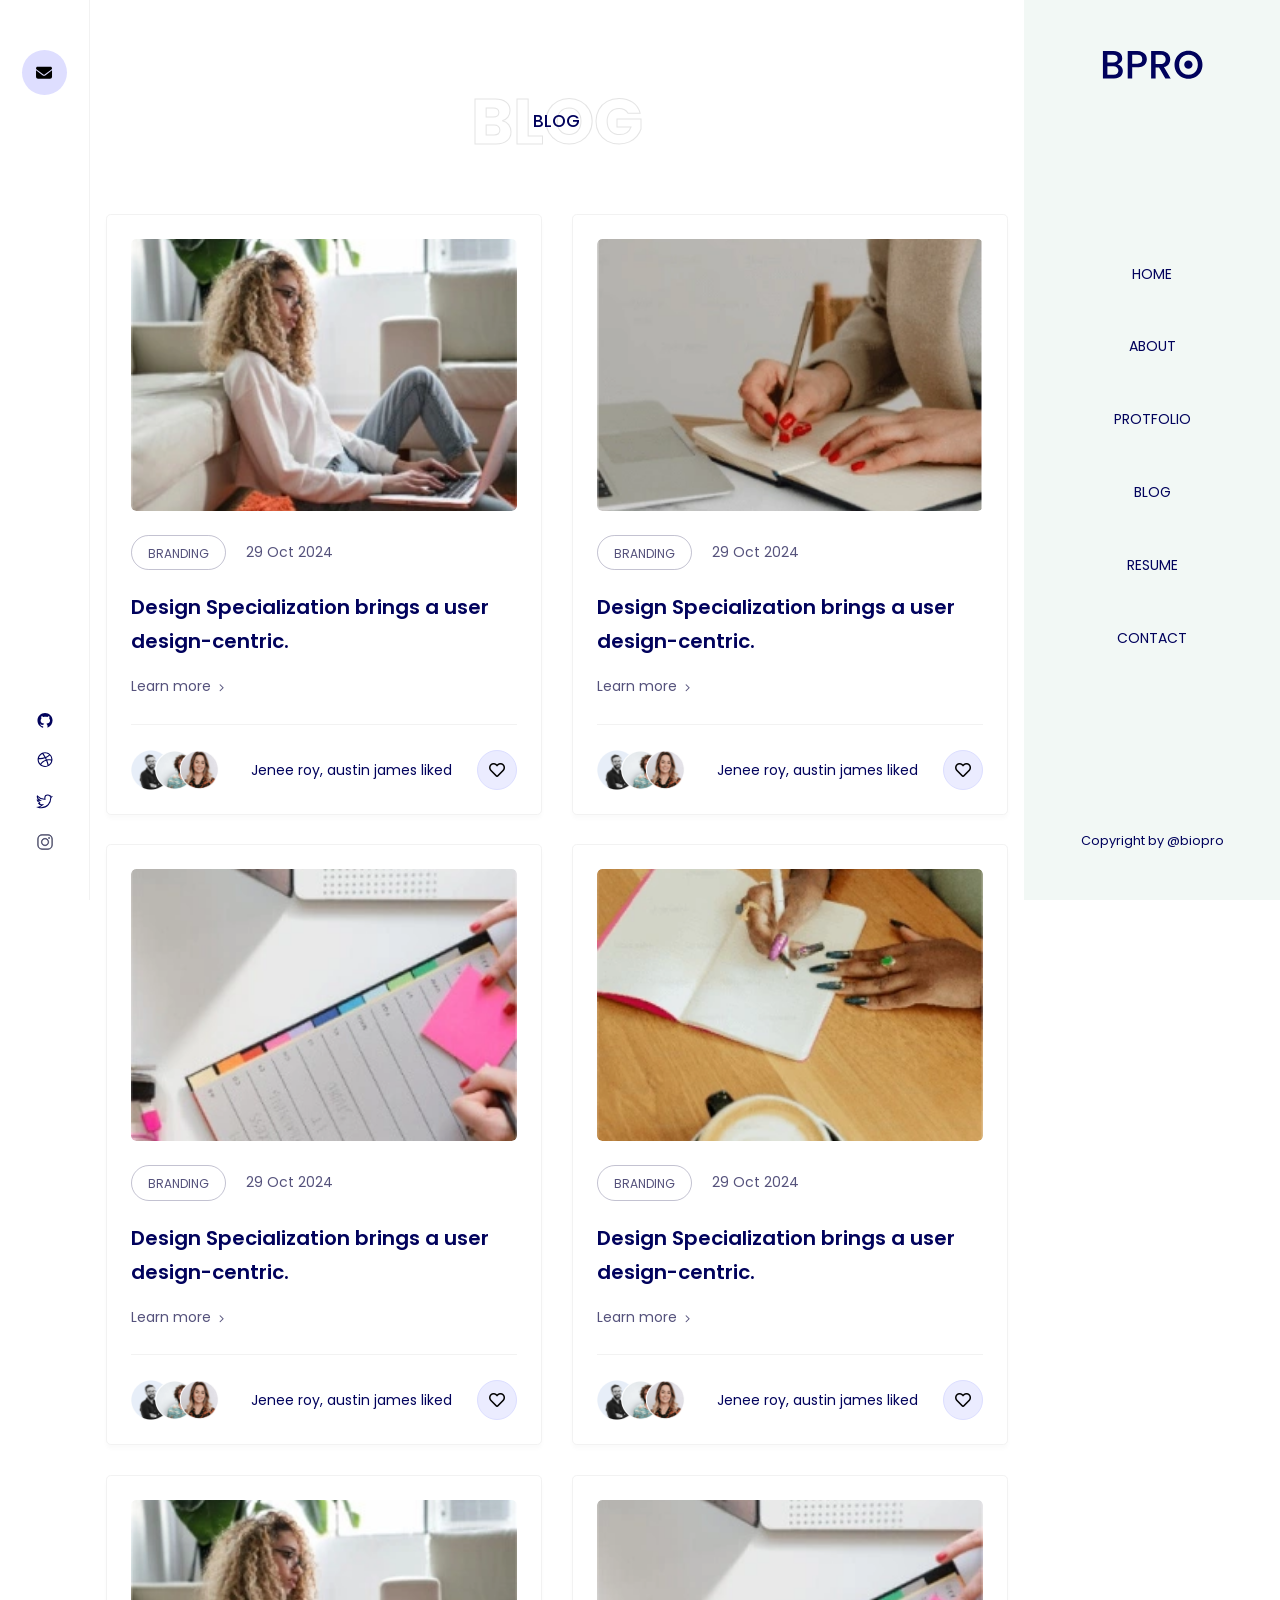
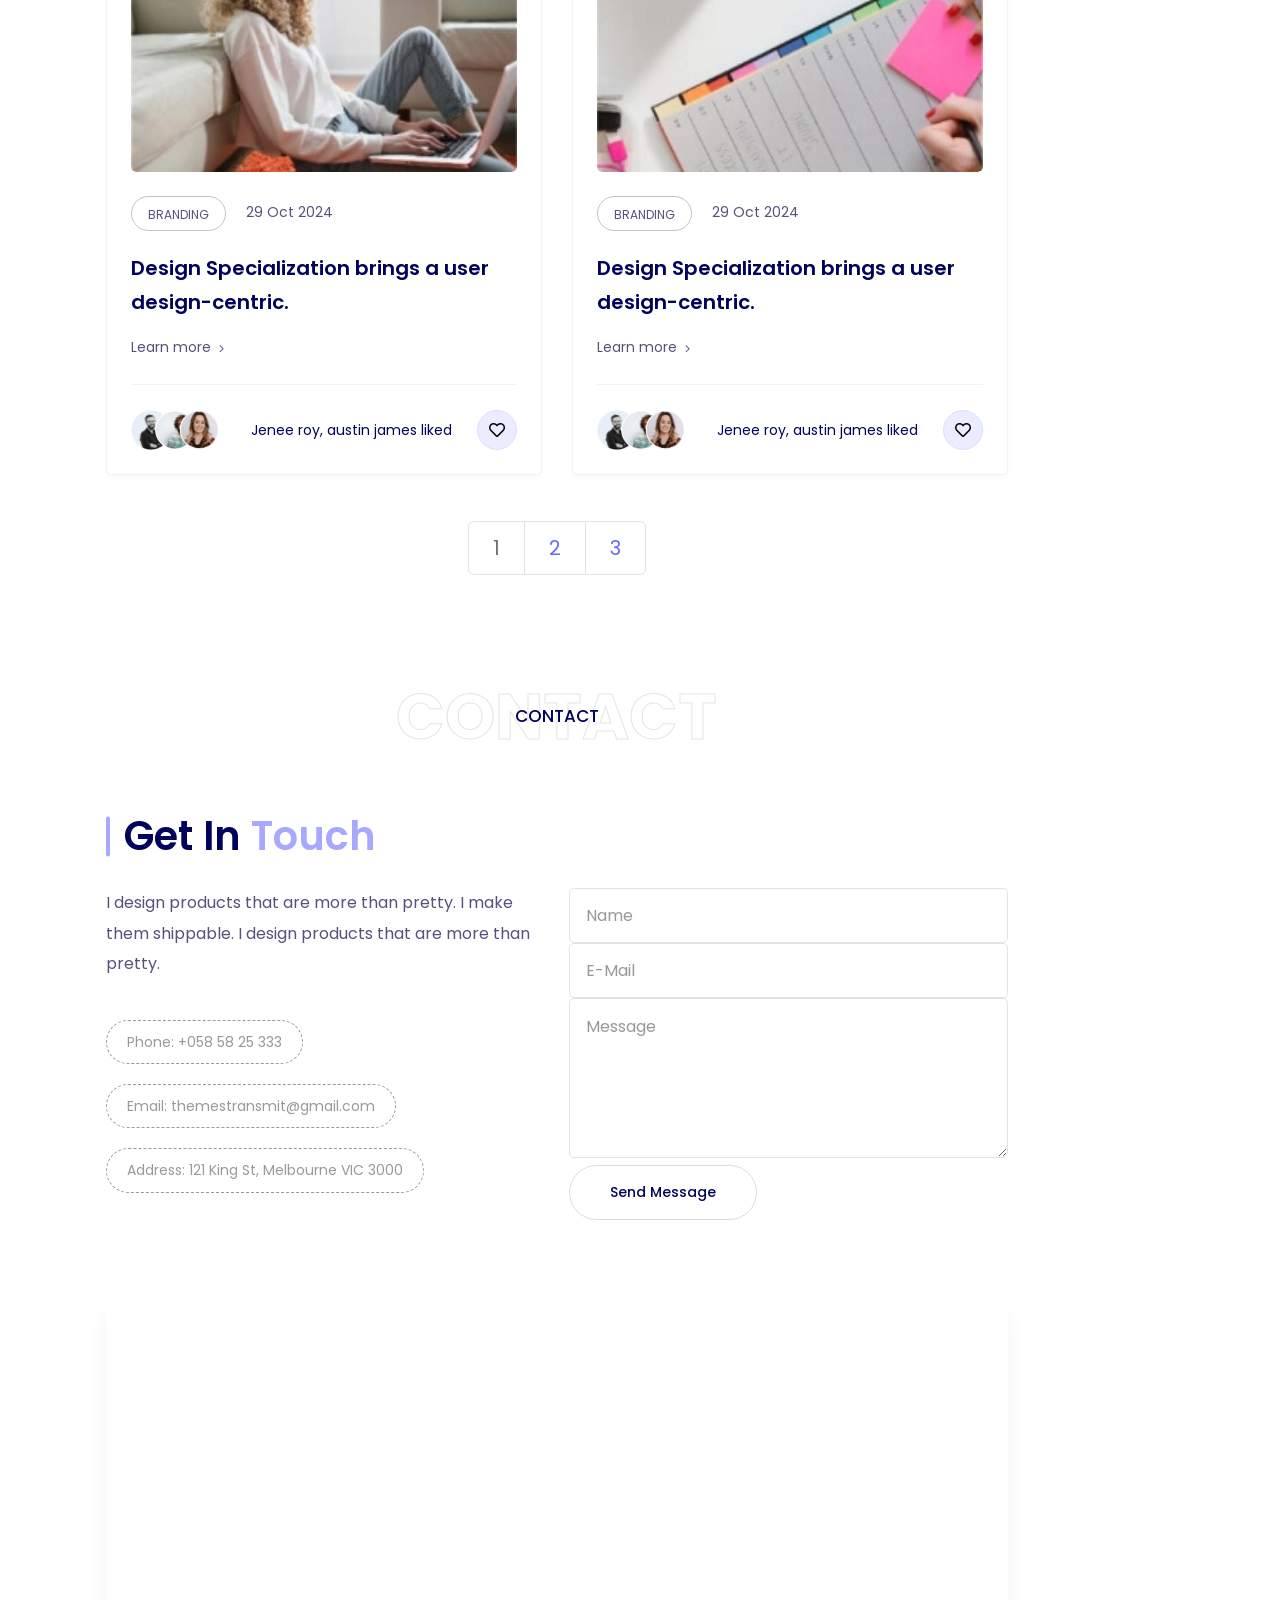
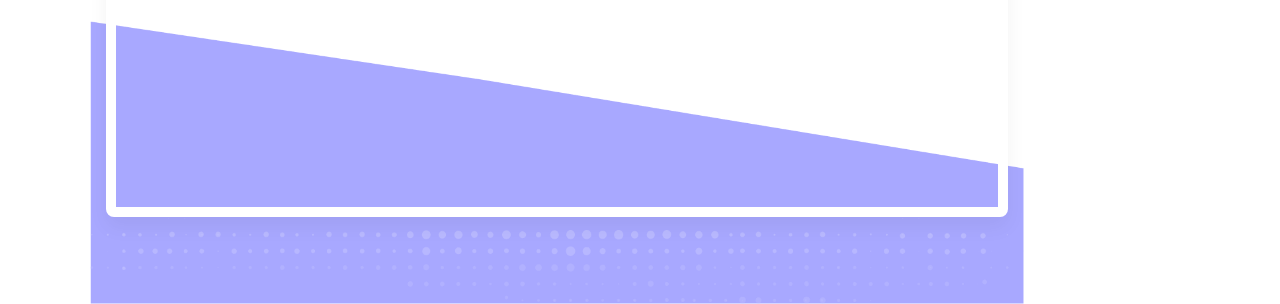
<file: blog.html>
<!DOCTYPE html>
<html lang="en">

<head>
    <!-- Basic Page Needs
    ================================================== -->
    <meta charset="UTF-8">
    <meta http-equiv="X-UA-Compatible" content="IE=edge">

    <!-- Specific Meta
    ================================================== -->
    <meta name="viewport" content="width=device-width, initial-scale=1.0, shrink-to-fit=no">
    <meta name="keyword" content="resume, portfolio, personal portfolio, cv, template, responsive, html5, css3, creative, clean">
    <meta name="description" content="Show yourself brightly with BPRO - clean and creative portfolio and resume template!">
    <meta name="author" content="ThemesTransmit">

    <!-- Site Title
    ================================================== -->
    <title>BPRO - Personal Resume/vCard Template</title>

    <!-- Site Favicon
    ================================================== -->
    <link rel="shortcut icon" href="assets/img/favicon/favicon.ico">

    <!-- Google Fonts
    ================================================== -->
    <link rel="stylesheet" href="assets/font/stylesheet.css">


    <!-- All CSS Here
    ================================================== -->
    <link rel="stylesheet" href="assets/css/bootstrap.min.css">
    <link rel="stylesheet" href="assets/css/fontAwesome5Pro.css">
    <link rel="stylesheet" href="assets/css/swiper-bundle.min.css">
    <link rel="stylesheet" href="assets/css/animate.min.css">
    <link rel="stylesheet" href="assets/css/style.min.css">
</head>

<body>

    <!--~~~~~~~~~~~~~~~~~~~~~~~~~~~~~~~~~~~~~~~
    Preloader Start
    ~~~~~~~~~~~~~~~~~~~~~~~~~~~~~~~~~~~~~~~~-->
    <div class="preloader">
        <div class="preShape1"></div>
        <div class="preShape2"></div>
        <h4 class="content">loading</h4>
    </div>
    <!--~~./ Preloader End ~~-->
    <!--~~~~~~~~~~~~~~~~~~~~~~~~~~~~~~~~~~~~~~~

    left sidebar start here
    ~~~~~~~~~~~~~~~~~~~~~~~~~~~~~~~~~~~~~~~~-->
    <div class="left-sidebar">
        <!-- Chat Icon -->
        <a href="#contact" class="message" aria-label="message icon">
            <svg width="17" height="13" viewBox="0 0 17 13" xmlns="http://www.w3.org/2000/svg">
                <path d="M1.52734 0.820312C0.699219 0.820312 0.0273438 1.49219 0.0273438 2.32031C0.0273438 2.79219 0.249219 3.23594 0.627344 3.52031L7.42734 8.62031C7.78359 8.88594 8.27109 8.88594 8.62734 8.62031L15.4273 3.52031C15.8055 3.23594 16.0273 2.79219 16.0273 2.32031C16.0273 1.49219 15.3555 0.820312 14.5273 0.820312H1.52734ZM0.0273438 4.32031V10.8203C0.0273438 11.9234 0.924219 12.8203 2.02734 12.8203H14.0273C15.1305 12.8203 16.0273 11.9234 16.0273 10.8203V4.32031L9.22734 9.42031C8.51484 9.95469 7.53984 9.95469 6.82734 9.42031L0.0273438 4.32031Z" fill="currentColor"/>
            </svg>
        </a>

        <!-- Social Media Icons -->
        <div class="social-icon">
            <!-- Icon Item -->
            <a href="#" 
            data-bs-toggle="tooltip"
            data-bs-placement="right"
            data-bs-title="Follow Me On Github"
            aria-label="github">
                <svg width="16" height="16" viewBox="0 0 14 14" fill="none" xmlns="http://www.w3.org/2000/svg">
                    <path d="M7.01249 0.867188C3.36635 0.867188 0.410156 3.82572 0.410156 7.47474C0.410156 10.5709 2.54051 13.1616 5.41253 13.8786C5.38172 13.7894 5.36191 13.6858 5.36191 13.5575V12.4282C5.09396 12.4282 4.645 12.4282 4.53221 12.4282C4.0805 12.4282 3.67886 12.2338 3.48409 11.8726C3.26787 11.4712 3.23045 10.8573 2.69456 10.4817C2.53556 10.3567 2.6566 10.2141 2.83982 10.2334C3.17819 10.3292 3.45878 10.5616 3.72288 10.9063C3.98587 11.2515 4.10967 11.3297 4.60099 11.3297C4.83922 11.3297 5.19575 11.3159 5.53137 11.2631C5.71183 10.8044 6.02379 10.3821 6.40508 10.1827C4.2065 9.95643 3.15728 8.86178 3.15728 7.37563C3.15728 6.7358 3.42962 6.11689 3.89234 5.59544C3.74048 5.07785 3.54957 4.02229 3.95066 3.62034C4.93991 3.62034 5.53797 4.26237 5.68157 4.43582C6.17455 4.26677 6.71594 4.17096 7.28484 4.17096C7.85484 4.17096 8.39843 4.26677 8.89251 4.43692C9.03446 4.26457 9.63307 3.62034 10.6245 3.62034C11.0273 4.02285 10.8341 5.08281 10.6806 5.5993C11.1406 6.11964 11.4113 6.7369 11.4113 7.37563C11.4113 8.86068 10.3637 9.95478 8.16845 10.1822C8.77256 10.4977 9.21327 11.3842 9.21327 12.0521V13.5575C9.21327 13.6148 9.20062 13.6561 9.19401 13.7051C11.7667 12.8026 13.6148 10.3578 13.6148 7.47474C13.6148 3.82572 10.6586 0.867188 7.01249 0.867188Z" fill="currentColor"/>
                </svg>
            </a>
            <!-- Icon Item -->
            <a href="#" 
            data-bs-toggle="tooltip"
            data-bs-placement="right"
            data-bs-title="Follow Me On Dribble"
            aria-label="dribble">
                <svg width="16" height="16" viewBox="0 0 14 14" fill="none" xmlns="http://www.w3.org/2000/svg">
                    <path d="M7.02364 0.148438C3.4373 0.148438 0.519531 3.06851 0.519531 6.65769C0.519531 10.2469 3.4373 13.1669 7.02364 13.1669C10.61 13.1669 13.5278 10.2469 13.5278 6.65769C13.5278 3.06851 10.61 0.148438 7.02364 0.148438ZM7.02364 1.12483C8.37074 1.12483 9.60237 1.60532 10.5603 2.40316C9.66508 3.19187 8.64146 3.8337 7.53749 4.32606C6.96235 3.27925 6.338 2.26419 5.63707 1.30663C6.08073 1.19223 6.5437 1.12483 7.02364 1.12483ZM4.67733 1.65116C5.39681 2.60331 6.03164 3.61926 6.61586 4.66805C5.41403 5.08591 4.14158 5.35584 2.79597 5.35584C2.41625 5.35584 2.04193 5.3305 1.67045 5.29418C2.07951 3.67491 3.19628 2.3458 4.67733 1.65116ZM11.2519 3.09286C12.0517 4.04257 12.537 5.26529 12.5496 6.60493C11.8473 6.42863 11.1134 6.33223 10.357 6.33223C9.76249 6.33223 9.18813 6.40903 8.62553 6.51911C8.42958 6.06482 8.21496 5.62331 7.99418 5.18294C9.1842 4.64435 10.2889 3.94862 11.2519 3.09286ZM7.08144 5.54146C7.28747 5.94871 7.49523 6.35301 7.67913 6.77275C5.70761 7.38987 4.01525 8.64261 2.87981 10.3153C2.02047 9.34054 1.49515 8.06347 1.49515 6.65769C1.49515 6.52282 1.50605 6.39091 1.51547 6.25849C1.93671 6.30171 2.3621 6.33223 2.79597 6.33223C4.30602 6.33223 5.73749 6.02735 7.08144 5.54146ZM10.357 7.30862C11.0883 7.30862 11.7939 7.41256 12.467 7.59594C12.2118 9.09519 11.3606 10.3867 10.1601 11.2148C9.87092 9.93344 9.46613 8.69805 9.00282 7.49169C9.44972 7.41469 9.88774 7.30862 10.357 7.30862ZM8.02911 7.67476C8.53997 8.97682 8.9769 10.3163 9.26959 11.7125C8.58325 12.0176 7.82457 12.1906 7.02364 12.1906C5.72629 12.1906 4.53813 11.7423 3.59628 10.9968C4.62001 9.41676 6.18811 8.2333 8.02911 7.67476Z" fill="currentColor"/>
                </svg>
            </a>
            <!-- Icon Item -->
            <a href="#" 
            data-bs-toggle="tooltip"
            data-bs-placement="right"
            data-bs-title="Follow Me On Twitter"
            aria-label="twitter">
                <svg width="18" height="16" viewBox="0 0 17 14" fill="none" xmlns="http://www.w3.org/2000/svg">
                    <path d="M4.89663 10.5044C3.9582 10.4871 3.13153 10.004 2.64 9.27582C2.91344 9.26145 3.17979 9.21804 3.43524 9.14827L3.40178 8.17569C2.37028 7.96889 1.54492 7.18996 1.26923 6.18358C1.54849 6.25967 1.84055 6.3047 2.14106 6.31433L3.8879 6.37034L2.43499 5.39894C1.68787 4.89942 1.19747 4.04693 1.19747 3.08087C1.19747 2.82881 1.2307 2.5851 1.29291 2.35355C2.97455 4.10238 5.29601 5.23104 7.88193 5.36064L8.54326 5.39379L8.39411 4.74865C8.34721 4.54574 8.32204 4.33226 8.32204 4.11302C8.32204 2.57508 9.56809 1.32812 11.1043 1.32812C11.9046 1.32812 12.6271 1.66592 13.1352 2.2078L13.3248 2.41007L13.5968 2.35634C13.8191 2.31243 14.0377 2.25822 14.2519 2.19422C14.1371 2.29118 14.0143 2.37908 13.8847 2.45679L14.2011 3.38211C14.3036 3.36985 14.4054 3.35544 14.5065 3.33892C14.3743 3.45283 14.2372 3.56114 14.0957 3.6634L13.8772 3.82123L13.889 4.09048C13.8948 4.22419 13.8977 4.35856 13.8977 4.49361C13.8977 8.62013 10.763 13.3402 5.0591 13.3402C3.99555 13.3402 2.97721 13.1513 2.03372 12.806C3.2128 12.6016 4.29262 12.1066 5.19609 11.3976L6.30139 10.5303L4.89663 10.5044Z" stroke="currentColor"/>
                </svg>
            </a>
            <!-- Icon Item -->
            <a href="#" 
            data-bs-toggle="tooltip"
            data-bs-placement="right"
            data-bs-title="Follow Me On Instagram"
            aria-label="instagram">
                <svg width="16" height="16" viewBox="0 0 14 14" fill="none" xmlns="http://www.w3.org/2000/svg">
                    <path d="M4.36087 0.529297C2.24296 0.529297 0.519531 2.25409 0.519531 4.37368V9.69666C0.519531 11.8162 2.24296 13.541 4.36087 13.541H9.67965C11.7976 13.541 13.521 11.8162 13.521 9.69666V4.37368C13.521 2.25409 11.7976 0.529297 9.67965 0.529297H4.36087ZM4.36087 1.12074H9.67965C11.4781 1.12074 12.93 2.57377 12.93 4.37368V9.69666C12.93 11.4966 11.4781 12.9496 9.67965 12.9496H4.36087C2.56239 12.9496 1.11051 11.4966 1.11051 9.69666V4.37368C1.11051 2.57377 2.56239 1.12074 4.36087 1.12074ZM10.5661 2.89507C10.4094 2.89507 10.2591 2.95738 10.1482 3.0683C10.0374 3.17921 9.97514 3.32965 9.97514 3.48651C9.97514 3.64337 10.0374 3.79381 10.1482 3.90472C10.2591 4.01564 10.4094 4.07795 10.5661 4.07795C10.7229 4.07795 10.8732 4.01564 10.984 3.90472C11.0948 3.79381 11.1571 3.64337 11.1571 3.48651C11.1571 3.32965 11.0948 3.17921 10.984 3.0683C10.8732 2.95738 10.7229 2.89507 10.5661 2.89507ZM7.02026 3.78223C5.22864 3.78223 3.7699 5.24212 3.7699 7.03517C3.7699 8.82821 5.22864 10.2881 7.02026 10.2881C8.81189 10.2881 10.2706 8.82821 10.2706 7.03517C10.2706 5.24212 8.81189 3.78223 7.02026 3.78223ZM7.02026 4.37368C8.4925 4.37368 9.67965 5.56176 9.67965 7.03517C9.67965 8.50857 8.4925 9.69666 7.02026 9.69666C5.54802 9.69666 4.36087 8.50857 4.36087 7.03517C4.36087 5.56176 5.54802 4.37368 7.02026 4.37368Z" fill="currentColor" stroke="#5C5D68" stroke-width="0.5"/>
                </svg>     
            </a>
        </div>
    </div>
    <!--~~./ end left sidebar ~~-->

    <!--~~~~~~~~~~~~~~~~~~~~~~~~~~~~~~~~~~~~~~~
    mobile header area start here
    ~~~~~~~~~~~~~~~~~~~~~~~~~~~~~~~~~~~~~~~~-->
    <header class="header-area">
        <!--logo-->
        <div class="logo">
            <a href="index.html" aria-label="header logo">
                <img src="assets/img/logo/logo.svg" height="30" width="100" alt="site logo">
            </a>
        </div>
        <!--toggler button-->
        <button class="navbar-toggler" aria-label="sidebar open button">
            <span></span>
        </button>
    </header>
    <!--~~./ end mobile header area ~~-->

    <!--~~~~~~~~~~~~~~~~~~~~~~~~~~~~~~~~~~~~~~~
    main body content start here
    ~~~~~~~~~~~~~~~~~~~~~~~~~~~~~~~~~~~~~~~~-->
    <main>

        <!--~~~~~~~~~~~~~~~~~~~~~~~~~~~~~~~~~~~~~~~
        blog-area start here
        ~~~~~~~~~~~~~~~~~~~~~~~~~~~~~~~~~~~~~~~~-->
        <section class="blog-area blog-wrapper" id="blog">
            <div class="container">
                <!-- section title -->
                <div class="watermark-title text-center wow animate__animated animate__zoomIn" data-watermark="BLOG" data-wow-delay=".1s">
                    <h6 class="title">
                        BLOG
                    </h6>
                </div>
                <div class="row">
                    <!--single blog item -->
                    <div class="col-md-6">
                        <div class="single-blog wow animate__animated animate__zoomIn" data-wow-delay=".2s">
                            <div class="blog-body">
                                <div class="blog-img">
                                    <a href="blog-details.html" aria-label="blog image">
                                        <img src="assets/img/blog/blog1.webp" height="250" width="250" alt="blog image">
                                    </a>
                                </div>
                                <div class="blog-content">
                                    <div class="blog-meta">
                                        <a href="#" class="primary_default_border_btn" aria-label="blog Category button">
                                            BRANDING
                                        </a>
                                        <span class="date">
                                            29 Oct 2024
                                        </span>
                                    </div>
                                    <h5 class="blog-title">
                                        <a href="blog-details.html">
                                            Design Specialization brings a user design-centric.
                                        </a>
                                    </h5>
                                    <a href="blog-details.html" class="blog-details" aria-label="blog details link">
                                        Learn more <i class="fal fa-angle-right"></i>
                                    </a>
                                </div>
                            </div>
                            <div class="blog-footer">
                                <div class="viewer-content">
                                    <div class="viewer-images">
                                        <img src="assets/img/blog/viewer3.png" height="40" width="40" alt="viewer image">
                                        <img src="assets/img/blog/viewer2.png" height="40" width="40" alt="viewer image">
                                        <img src="assets/img/blog/viewer1.png" height="40" width="40" alt="viewer image">
                                    </div>
                                    <div class="viewer-names">
                                        <span class="name">
                                            Jenee roy,  
                                        </span>
                                        <span class="name">
                                            austin james
                                        </span>
                                        <span>
                                            liked
                                        </span>
                                    </div>
                                </div>
                                <div class="blog-react">
                                    <button type="button" aria-label="react button">
                                        <i class="far fa-heart"></i>
                                    </button>
                                </div>
                            </div>
                        </div>
                    </div>
                    <!--single blog item -->
                    <div class="col-md-6">
                        <div class="single-blog wow animate__animated animate__zoomIn" data-wow-delay=".3s">
                            <div class="blog-body">
                                <div class="blog-img">
                                    <a href="blog-details.html" aria-label="blog image">
                                        <img src="assets/img/blog/blog2.webp" height="250" width="250" alt="blog image">
                                    </a>
                                </div>
                                <div class="blog-content">
                                    <div class="blog-meta">
                                        <a href="#" class="primary_default_border_btn" aria-label="blog Category button">
                                            BRANDING
                                        </a>
                                        <span class="date">
                                            29 Oct 2024
                                        </span>
                                    </div>
                                    <h5 class="blog-title">
                                        <a href="blog-details.html">
                                            Design Specialization brings a user design-centric.
                                        </a>
                                    </h5>
                                    <a href="blog-details.html" class="blog-details" aria-label="blog details link">
                                        Learn more <i class="fal fa-angle-right"></i>
                                    </a>
                                </div>
                            </div>
                            <div class="blog-footer">
                                <div class="viewer-content">
                                    <div class="viewer-images">
                                        <img src="assets/img/blog/viewer3.png" height="40" width="40" alt="viewer image">
                                        <img src="assets/img/blog/viewer2.png" height="40" width="40" alt="viewer image">
                                        <img src="assets/img/blog/viewer1.png" height="40" width="40" alt="viewer image">
                                    </div>
                                    <div class="viewer-names">
                                        <span class="name">
                                            Jenee roy,  
                                        </span>
                                        <span class="name">
                                            austin james
                                        </span>
                                        <span>
                                            liked
                                        </span>
                                    </div>
                                </div>
                                <div class="blog-react">
                                    <button type="button" aria-label="react button">
                                        <i class="far fa-heart"></i>
                                    </button>
                                </div>
                            </div>
                        </div>
                    </div>
                    <!--single blog item -->
                    <div class="col-md-6">
                        <div class="single-blog wow animate__animated animate__zoomIn" data-wow-delay=".4s">
                            <div class="blog-body">
                                <div class="blog-img">
                                    <a href="blog-details.html" aria-label="blog image">
                                        <img src="assets/img/blog/blog3.webp" height="250" width="250" alt="blog image">
                                    </a>
                                </div>
                                <div class="blog-content">
                                    <div class="blog-meta">
                                        <a href="#" class="primary_default_border_btn" aria-label="blog Category button">
                                            BRANDING
                                        </a>
                                        <span class="date">
                                            29 Oct 2024
                                        </span>
                                    </div>
                                    <h5 class="blog-title">
                                        <a href="blog-details.html">
                                            Design Specialization brings a user design-centric.
                                        </a>
                                    </h5>
                                    <a href="blog-details.html" class="blog-details" aria-label="blog details link">
                                        Learn more <i class="fal fa-angle-right"></i>
                                    </a>
                                </div>
                            </div>
                            <div class="blog-footer">
                                <div class="viewer-content">
                                    <div class="viewer-images">
                                        <img src="assets/img/blog/viewer3.png" height="40" width="40" alt="viewer image">
                                        <img src="assets/img/blog/viewer2.png" height="40" width="40" alt="viewer image">
                                        <img src="assets/img/blog/viewer1.png" height="40" width="40" alt="viewer image">
                                    </div>
                                    <div class="viewer-names">
                                        <span class="name">
                                            Jenee roy,  
                                        </span>
                                        <span class="name">
                                            austin james
                                        </span>
                                        <span>
                                            liked
                                        </span>
                                    </div>
                                </div>
                                <div class="blog-react">
                                    <button type="button" aria-label="react button">
                                        <i class="far fa-heart"></i>
                                    </button>
                                </div>
                            </div>
                        </div>
                    </div>
                    <!--single blog item -->
                    <div class="col-md-6">
                        <div class="single-blog wow animate__animated animate__zoomIn" data-wow-delay=".5s">
                            <div class="blog-body">
                                <div class="blog-img">
                                    <a href="blog-details.html" aria-label="blog image">
                                        <img src="assets/img/blog/blog4.webp" height="250" width="250" alt="blog image">
                                    </a>
                                </div>
                                <div class="blog-content">
                                    <div class="blog-meta">
                                        <a href="#" class="primary_default_border_btn" aria-label="blog Category button">
                                            BRANDING
                                        </a>
                                        <span class="date">
                                            29 Oct 2024
                                        </span>
                                    </div>
                                    <h5 class="blog-title">
                                        <a href="blog-details.html">
                                            Design Specialization brings a user design-centric.
                                        </a>
                                    </h5>
                                    <a href="blog-details.html" class="blog-details" aria-label="blog details link">
                                        Learn more <i class="fal fa-angle-right"></i>
                                    </a>
                                </div>
                            </div>
                            <div class="blog-footer">
                                <div class="viewer-content">
                                    <div class="viewer-images">
                                        <img src="assets/img/blog/viewer3.png" height="40" width="40" alt="viewer image">
                                        <img src="assets/img/blog/viewer2.png" height="40" width="40" alt="viewer image">
                                        <img src="assets/img/blog/viewer1.png" height="40" width="40" alt="viewer image">
                                    </div>
                                    <div class="viewer-names">
                                        <span class="name">
                                            Jenee roy,  
                                        </span>
                                        <span class="name">
                                            austin james
                                        </span>
                                        <span>
                                            liked
                                        </span>
                                    </div>
                                </div>
                                <div class="blog-react">
                                    <button type="button" aria-label="react button">
                                        <i class="far fa-heart"></i>
                                    </button>
                                </div>
                            </div>
                        </div>
                    </div>
                    <!--single blog item -->
                    <div class="col-md-6">
                        <div class="single-blog wow animate__animated animate__zoomIn" data-wow-delay=".2s">
                            <div class="blog-body">
                                <div class="blog-img">
                                    <a href="blog-details.html" aria-label="blog image">
                                        <img src="assets/img/blog/blog1.webp" height="250" width="250" alt="blog image">
                                    </a>
                                </div>
                                <div class="blog-content">
                                    <div class="blog-meta">
                                        <a href="#" class="primary_default_border_btn" aria-label="blog Category button">
                                            BRANDING
                                        </a>
                                        <span class="date">
                                            29 Oct 2024
                                        </span>
                                    </div>
                                    <h5 class="blog-title">
                                        <a href="blog-details.html">
                                            Design Specialization brings a user design-centric.
                                        </a>
                                    </h5>
                                    <a href="blog-details.html" class="blog-details" aria-label="blog details link">
                                        Learn more <i class="fal fa-angle-right"></i>
                                    </a>
                                </div>
                            </div>
                            <div class="blog-footer">
                                <div class="viewer-content">
                                    <div class="viewer-images">
                                        <img src="assets/img/blog/viewer3.png" height="40" width="40" alt="viewer image">
                                        <img src="assets/img/blog/viewer2.png" height="40" width="40" alt="viewer image">
                                        <img src="assets/img/blog/viewer1.png" height="40" width="40" alt="viewer image">
                                    </div>
                                    <div class="viewer-names">
                                        <span class="name">
                                            Jenee roy,  
                                        </span>
                                        <span class="name">
                                            austin james
                                        </span>
                                        <span>
                                            liked
                                        </span>
                                    </div>
                                </div>
                                <div class="blog-react">
                                    <button type="button" aria-label="react button">
                                        <i class="far fa-heart"></i>
                                    </button>
                                </div>
                            </div>
                        </div>
                    </div>
                    <!--single blog item -->
                    <div class="col-md-6">
                        <div class="single-blog wow animate__animated animate__zoomIn" data-wow-delay=".4s">
                            <div class="blog-body">
                                <div class="blog-img">
                                    <a href="blog-details.html" aria-label="blog image">
                                        <img src="assets/img/blog/blog3.webp" height="250" width="250" alt="blog image">
                                    </a>
                                </div>
                                <div class="blog-content">
                                    <div class="blog-meta">
                                        <a href="#" class="primary_default_border_btn" aria-label="blog Category button">
                                            BRANDING
                                        </a>
                                        <span class="date">
                                            29 Oct 2024
                                        </span>
                                    </div>
                                    <h5 class="blog-title">
                                        <a href="blog-details.html">
                                            Design Specialization brings a user design-centric.
                                        </a>
                                    </h5>
                                    <a href="blog-details.html" class="blog-details" aria-label="blog details link">
                                        Learn more <i class="fal fa-angle-right"></i>
                                    </a>
                                </div>
                            </div>
                            <div class="blog-footer">
                                <div class="viewer-content">
                                    <div class="viewer-images">
                                        <img src="assets/img/blog/viewer3.png" height="40" width="40" alt="viewer image">
                                        <img src="assets/img/blog/viewer2.png" height="40" width="40" alt="viewer image">
                                        <img src="assets/img/blog/viewer1.png" height="40" width="40" alt="viewer image">
                                    </div>
                                    <div class="viewer-names">
                                        <span class="name">
                                            Jenee roy,  
                                        </span>
                                        <span class="name">
                                            austin james
                                        </span>
                                        <span>
                                            liked
                                        </span>
                                    </div>
                                </div>
                                <div class="blog-react">
                                    <button type="button" aria-label="react button">
                                        <i class="far fa-heart"></i>
                                    </button>
                                </div>
                            </div>
                        </div>
                    </div>
                    <!-- blog pagination -->
                    <nav class="pagination-wrapper">
                        <ul class="pagination">
                          <li class="page-item disabled">
                            <a class="page-link" href="#" tabindex="-1">1</a>
                          </li>
                          <li class="page-item"><a class="page-link" href="#">2</a></li>
                          <li class="page-item"><a class="page-link" href="#">3</a></li>
                        </ul>
                    </nav>
                </div>
            </div>
        </section>
        <!--~~./ blog-area end~~-->

        <!--~~~~~~~~~~~~~~~~~~~~~~~~~~~~~~~~~~~~~~~
        contact area start here
        ~~~~~~~~~~~~~~~~~~~~~~~~~~~~~~~~~~~~~~~~-->
        <section class="contact-area" id="contact" data-scroll-index="6">
            <div class="container">
                <!-- section title -->
                <div class="watermark-title text-center wow animate__animated animate__zoomIn" data-watermark="CONTACT" data-wow-delay=".1s">
                    <h6 class="title">
                        CONTACT
                    </h6>
                </div>
                <h2 class="section-title mb-4 wow animate__animated animate__slideInUp" data-wow-delay=".1s">
                    Get In <span>Touch</span>
                </h2>
                <div class="row">
                    <div class="col-md-6">
                        <!-- contact left content -->
                        <div class="contact-content wow animate__animated animate__slideInUp" data-wow-delay=".1s">
                            <p class="text">
                                I design products that are more than pretty. I make them shippable. I design products that are more than pretty.
                            </p>
                            <ul>
                                <li>
                                    <a href="tel:0585825333">
                                        Phone: +058 58 25 333
                                    </a>
                                </li>
                                <li>
                                    <a href="mailto:themestransmit@gmail.com">
                                        Email: themestransmit@gmail.com
                                    </a>
                                </li>
                                <li>
                                    <a href="#">
                                        Address: 121 King St, Melbourne VIC 3000
                                    </a>
                                </li>
                            </ul>
                        </div>
                    </div>
                    <div class="col-md-6  wow animate__animated animate__slideInUp" data-wow-delay=".2s">
                        <!-- contact form -->
                        <form action="contact-form.php" method="post" class="contact-form">
                            <fieldset>
                                <input type="text" placeholder="Name" name="client__name">
                            </fieldset>
                            <fieldset>
                                <input type="email" placeholder="E-Mail" name="client_email">
                            </fieldset>
                            <fieldset>
                                <textarea name="contact__message" id="message" placeholder="Message"></textarea>
                            </fieldset>
                            <button type="submit" class="submit-btn primary_outline_btn">
                                Send Message
                                <span></span><span></span><span></span><span></span>
                            </button>
                        </form>
                    </div>
                </div>
                <!-- google map -->
                <div class="google-map  wow animate__animated animate__slideInUp" data-wow-delay=".5s">
                    <iframe src="https://www.google.com/maps/embed?pb=!1m14!1m12!1m3!1d14604.770783021768!2d90.4068457!3d23.77615155!2m3!1f0!2f0!3f0!3m2!1i1024!2i768!4f13.1!5e0!3m2!1sen!2sbd!4v1720610298585!5m2!1sen!2sbd" allowfullscreen="" loading="lazy" title="google map" referrerpolicy="no-referrer-when-downgrade"></iframe>
                </div>
            </div>
            <!-- contact background image -->
            <div class="contact-bg">
                <img src="assets/img/contact/bg.png" height="500" width="1500" alt="background image">
            </div>
            <!-- contact background shape -->
            <div class="contact-shape">
                <img src="assets/img/contact/shape.png" height="130" width="1400" alt="background shape image">
            </div>
        </section>
        <!--~~./ contact area end~~-->

    </main>
    <!--~~./ main body content end here ~~-->

    <!--~~~~~~~~~~~~~~~~~~~~~~~~~~~~~~~~~~~~~~~
    right sidebar start here
    ~~~~~~~~~~~~~~~~~~~~~~~~~~~~~~~~~~~~~~~~-->
    <div class="sidebar-menu">
        <!-- logo -->
        <div class="logo">
            <a href="index.html">
                <img src="assets/img/logo/logo.svg" alt="">
            </a>
        </div>
        <!-- nav menu list -->
        <ul class="nav-menu" id="nav">
            <li class="current">
                <a href="index.html#home" class="nav-link">
                    HOME
                </a>
            </li>
            <li>
                <a href="index.html#about" class="nav-link">
                    ABOUT 
                </a>
            </li>
            <li>
                <a href="index.html#protfolio" class="nav-link">
                    PROTFOLIO
                </a>
            </li>
            <li>
                <a href="index.html#blog" class="nav-link">
                    BLOG
                </a>
            </li>
            <li>
                <a href="index.html#resume" class="nav-link">
                    RESUME
                </a>
            </li>
            <li>
                <a href="index.html#contact" class="nav-link">
                    CONTACT
                </a>
            </li>
        </ul>
        <!-- copyright content -->
        <div class="copyright-content text-center">
            <p>
                Copyright by <a href="#" aria-label="copyright link">@biopro</a>
            </p>
        </div>
    </div>
   <!--~~./ end right sidebar ~~-->

    <!--~~~~~~~~~~~~~~~~~~~~~~~~~~~~~~~~~~~~~~~
    menu overlay start here
    ~~~~~~~~~~~~~~~~~~~~~~~~~~~~~~~~~~~~~~~~-->
    <div class="sidebar-menu-overlay">

    </div>
    <!--~~./ menu overlay end ~~-->

    <!--~~~~~~~~~~~~~~~~~~~~~~~~~~~~~~~~~~~~~~~
    mobile menu start here
    ~~~~~~~~~~~~~~~~~~~~~~~~~~~~~~~~~~~~~~~~-->
    <div class="mobile-menu">
        <!-- close icon -->
        <div class="close-icon">
            <div class="logo">
                <a href="index.html">
                    <img src="assets/img/logo/logo.png" alt="site logo">
                </a>
            </div>
            <button class="close-btn" type="button" aria-label="menu close button">
                <i class="fal fa-times"></i>
            </button>
        </div>
        <!-- nav menu list -->
        <ul class="nav-menu" id="nav-menu">
            <li>
                <a href="index.html#home" class="nav-link">
                    HOME
                </a>
            </li>
            <li>
                <a href="index.html#about" class="nav-link">
                    ABOUT 
                </a>
            </li>
            <li>
                <a href="index.html#protfolio" class="nav-link">
                    PROTFOLIO
                </a>
            </li>
            <li>
                <a href="index.html#blog" class="nav-link">
                    BLOG
                </a>
            </li>
            <li>
                <a href="index.html#resume" class="nav-link">
                    RESUME
                </a>
            </li>
            <li>
                <a href="index.html#contact" class="nav-link">
                    CONTACT
                </a>
            </li>
        </ul>
        
        <!-- Social Media Icons -->
        <div class="social-icon">
            <!-- Icon Item -->
            <a href="#" 
            data-bs-toggle="tooltip"
            data-bs-placement="top"
            data-bs-title="Follow Me On Github"
            aria-label="github">
                <svg viewBox="0 0 14 14" fill="none" xmlns="http://www.w3.org/2000/svg">
                    <path d="M7.01249 0.867188C3.36635 0.867188 0.410156 3.82572 0.410156 7.47474C0.410156 10.5709 2.54051 13.1616 5.41253 13.8786C5.38172 13.7894 5.36191 13.6858 5.36191 13.5575V12.4282C5.09396 12.4282 4.645 12.4282 4.53221 12.4282C4.0805 12.4282 3.67886 12.2338 3.48409 11.8726C3.26787 11.4712 3.23045 10.8573 2.69456 10.4817C2.53556 10.3567 2.6566 10.2141 2.83982 10.2334C3.17819 10.3292 3.45878 10.5616 3.72288 10.9063C3.98587 11.2515 4.10967 11.3297 4.60099 11.3297C4.83922 11.3297 5.19575 11.3159 5.53137 11.2631C5.71183 10.8044 6.02379 10.3821 6.40508 10.1827C4.2065 9.95643 3.15728 8.86178 3.15728 7.37563C3.15728 6.7358 3.42962 6.11689 3.89234 5.59544C3.74048 5.07785 3.54957 4.02229 3.95066 3.62034C4.93991 3.62034 5.53797 4.26237 5.68157 4.43582C6.17455 4.26677 6.71594 4.17096 7.28484 4.17096C7.85484 4.17096 8.39843 4.26677 8.89251 4.43692C9.03446 4.26457 9.63307 3.62034 10.6245 3.62034C11.0273 4.02285 10.8341 5.08281 10.6806 5.5993C11.1406 6.11964 11.4113 6.7369 11.4113 7.37563C11.4113 8.86068 10.3637 9.95478 8.16845 10.1822C8.77256 10.4977 9.21327 11.3842 9.21327 12.0521V13.5575C9.21327 13.6148 9.20062 13.6561 9.19401 13.7051C11.7667 12.8026 13.6148 10.3578 13.6148 7.47474C13.6148 3.82572 10.6586 0.867188 7.01249 0.867188Z" fill="currentColor"/>
                </svg>
            </a>
            <!-- Icon Item -->
            <a href="#" 
            data-bs-toggle="tooltip"
            data-bs-placement="top"
            data-bs-title="Follow Me On Dribble"
            aria-label="dribble">
                <svg viewBox="0 0 14 14" fill="none" xmlns="http://www.w3.org/2000/svg">
                    <path d="M7.02364 0.148438C3.4373 0.148438 0.519531 3.06851 0.519531 6.65769C0.519531 10.2469 3.4373 13.1669 7.02364 13.1669C10.61 13.1669 13.5278 10.2469 13.5278 6.65769C13.5278 3.06851 10.61 0.148438 7.02364 0.148438ZM7.02364 1.12483C8.37074 1.12483 9.60237 1.60532 10.5603 2.40316C9.66508 3.19187 8.64146 3.8337 7.53749 4.32606C6.96235 3.27925 6.338 2.26419 5.63707 1.30663C6.08073 1.19223 6.5437 1.12483 7.02364 1.12483ZM4.67733 1.65116C5.39681 2.60331 6.03164 3.61926 6.61586 4.66805C5.41403 5.08591 4.14158 5.35584 2.79597 5.35584C2.41625 5.35584 2.04193 5.3305 1.67045 5.29418C2.07951 3.67491 3.19628 2.3458 4.67733 1.65116ZM11.2519 3.09286C12.0517 4.04257 12.537 5.26529 12.5496 6.60493C11.8473 6.42863 11.1134 6.33223 10.357 6.33223C9.76249 6.33223 9.18813 6.40903 8.62553 6.51911C8.42958 6.06482 8.21496 5.62331 7.99418 5.18294C9.1842 4.64435 10.2889 3.94862 11.2519 3.09286ZM7.08144 5.54146C7.28747 5.94871 7.49523 6.35301 7.67913 6.77275C5.70761 7.38987 4.01525 8.64261 2.87981 10.3153C2.02047 9.34054 1.49515 8.06347 1.49515 6.65769C1.49515 6.52282 1.50605 6.39091 1.51547 6.25849C1.93671 6.30171 2.3621 6.33223 2.79597 6.33223C4.30602 6.33223 5.73749 6.02735 7.08144 5.54146ZM10.357 7.30862C11.0883 7.30862 11.7939 7.41256 12.467 7.59594C12.2118 9.09519 11.3606 10.3867 10.1601 11.2148C9.87092 9.93344 9.46613 8.69805 9.00282 7.49169C9.44972 7.41469 9.88774 7.30862 10.357 7.30862ZM8.02911 7.67476C8.53997 8.97682 8.9769 10.3163 9.26959 11.7125C8.58325 12.0176 7.82457 12.1906 7.02364 12.1906C5.72629 12.1906 4.53813 11.7423 3.59628 10.9968C4.62001 9.41676 6.18811 8.2333 8.02911 7.67476Z" fill="currentColor"/>
                </svg>
            </a>
            <!-- Icon Item -->
            <a href="#" 
            data-bs-toggle="tooltip"
            data-bs-placement="top"
            data-bs-title="Follow Me On Twitter"
            aria-label="twitter">
                <svg viewBox="0 0 17 14" fill="none" xmlns="http://www.w3.org/2000/svg">
                    <path d="M4.89663 10.5044C3.9582 10.4871 3.13153 10.004 2.64 9.27582C2.91344 9.26145 3.17979 9.21804 3.43524 9.14827L3.40178 8.17569C2.37028 7.96889 1.54492 7.18996 1.26923 6.18358C1.54849 6.25967 1.84055 6.3047 2.14106 6.31433L3.8879 6.37034L2.43499 5.39894C1.68787 4.89942 1.19747 4.04693 1.19747 3.08087C1.19747 2.82881 1.2307 2.5851 1.29291 2.35355C2.97455 4.10238 5.29601 5.23104 7.88193 5.36064L8.54326 5.39379L8.39411 4.74865C8.34721 4.54574 8.32204 4.33226 8.32204 4.11302C8.32204 2.57508 9.56809 1.32812 11.1043 1.32812C11.9046 1.32812 12.6271 1.66592 13.1352 2.2078L13.3248 2.41007L13.5968 2.35634C13.8191 2.31243 14.0377 2.25822 14.2519 2.19422C14.1371 2.29118 14.0143 2.37908 13.8847 2.45679L14.2011 3.38211C14.3036 3.36985 14.4054 3.35544 14.5065 3.33892C14.3743 3.45283 14.2372 3.56114 14.0957 3.6634L13.8772 3.82123L13.889 4.09048C13.8948 4.22419 13.8977 4.35856 13.8977 4.49361C13.8977 8.62013 10.763 13.3402 5.0591 13.3402C3.99555 13.3402 2.97721 13.1513 2.03372 12.806C3.2128 12.6016 4.29262 12.1066 5.19609 11.3976L6.30139 10.5303L4.89663 10.5044Z" stroke="currentColor"/>
                </svg>
            </a>
            <!-- Icon Item -->
            <a href="#" 
            data-bs-toggle="tooltip"
            data-bs-placement="top"
            data-bs-title="Follow Me On Instagram"
            aria-label="instagram">
                <svg viewBox="0 0 14 14" fill="none" xmlns="http://www.w3.org/2000/svg">
                    <path d="M4.36087 0.529297C2.24296 0.529297 0.519531 2.25409 0.519531 4.37368V9.69666C0.519531 11.8162 2.24296 13.541 4.36087 13.541H9.67965C11.7976 13.541 13.521 11.8162 13.521 9.69666V4.37368C13.521 2.25409 11.7976 0.529297 9.67965 0.529297H4.36087ZM4.36087 1.12074H9.67965C11.4781 1.12074 12.93 2.57377 12.93 4.37368V9.69666C12.93 11.4966 11.4781 12.9496 9.67965 12.9496H4.36087C2.56239 12.9496 1.11051 11.4966 1.11051 9.69666V4.37368C1.11051 2.57377 2.56239 1.12074 4.36087 1.12074ZM10.5661 2.89507C10.4094 2.89507 10.2591 2.95738 10.1482 3.0683C10.0374 3.17921 9.97514 3.32965 9.97514 3.48651C9.97514 3.64337 10.0374 3.79381 10.1482 3.90472C10.2591 4.01564 10.4094 4.07795 10.5661 4.07795C10.7229 4.07795 10.8732 4.01564 10.984 3.90472C11.0948 3.79381 11.1571 3.64337 11.1571 3.48651C11.1571 3.32965 11.0948 3.17921 10.984 3.0683C10.8732 2.95738 10.7229 2.89507 10.5661 2.89507ZM7.02026 3.78223C5.22864 3.78223 3.7699 5.24212 3.7699 7.03517C3.7699 8.82821 5.22864 10.2881 7.02026 10.2881C8.81189 10.2881 10.2706 8.82821 10.2706 7.03517C10.2706 5.24212 8.81189 3.78223 7.02026 3.78223ZM7.02026 4.37368C8.4925 4.37368 9.67965 5.56176 9.67965 7.03517C9.67965 8.50857 8.4925 9.69666 7.02026 9.69666C5.54802 9.69666 4.36087 8.50857 4.36087 7.03517C4.36087 5.56176 5.54802 4.37368 7.02026 4.37368Z" fill="currentColor" stroke="#5C5D68" stroke-width="0.5"/>
                </svg>     
            </a>
        </div>
        <!-- copyright content -->
        <div class="copyright-content text-center">
            <p>
                Copyright by <a href="#" aria-label="copyright link">@biopro</a>
            </p>
        </div>
    </div>
    <!--~~./ mobile menu end here ~~-->
    

    <!-- All The JS Files
    ================================================== -->
    <script src="assets/js/popper.min.js"></script>
    <script src="assets/js/bootstrap.min.js"></script>
    <script src="assets/js/jquery-3.6.0.min.js"></script>
    <script src="assets/js/swiper-bundle.min.js"></script>
    <script src="assets/js/waypoints.min.js"></script>
    <script src="assets/js/wow.min.js"></script>
    <script src="assets/js/scrollIt.min.js"></script>
    <script src="assets/js/jquery.counterup.min.js"></script>
    <script src="assets/js/circle-progress.min.js"></script>
    <script src="assets/js/isotope.pkgd.min.js"></script>
    <script src="assets/js/glightbox.min.js"></script>
    <script src="assets/js/packery-mode.pkgd.min.js"></script>
    <script src="assets/js/script.js"></script>

</body>
</html>
</file>
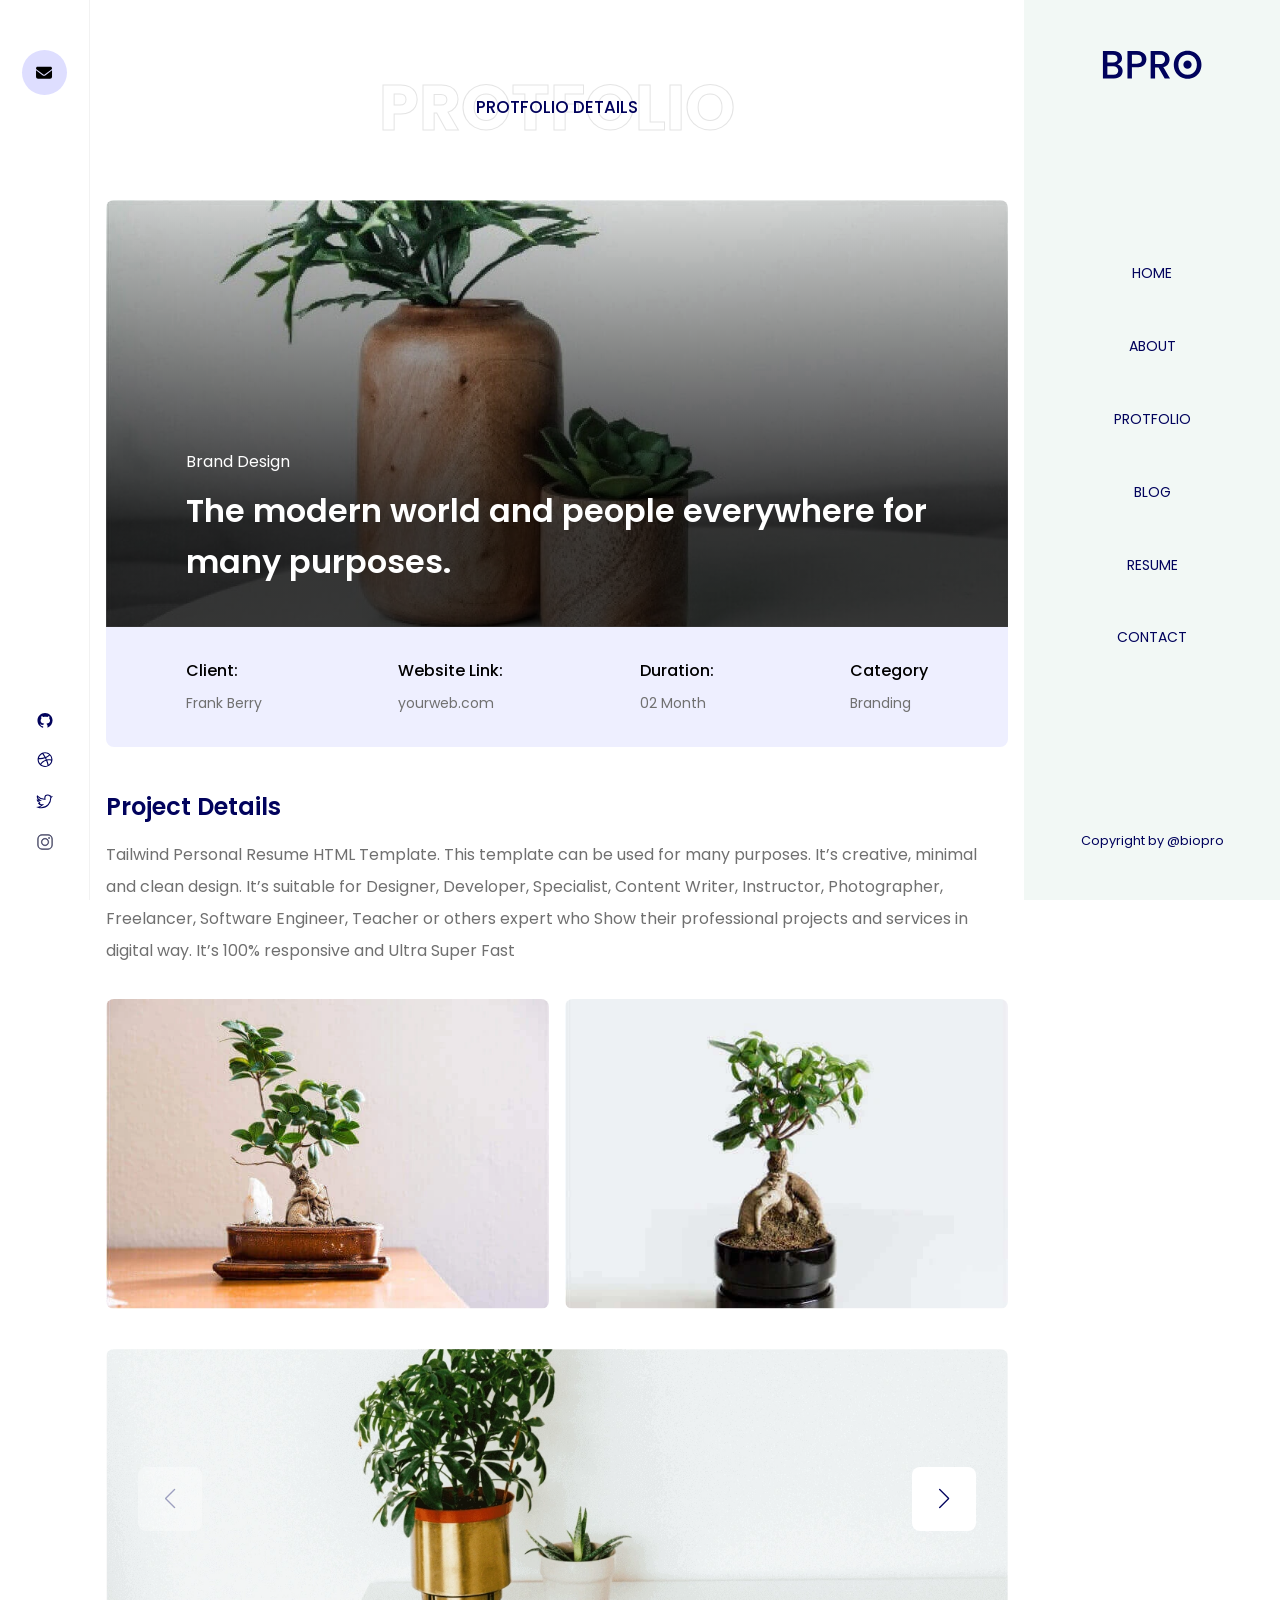
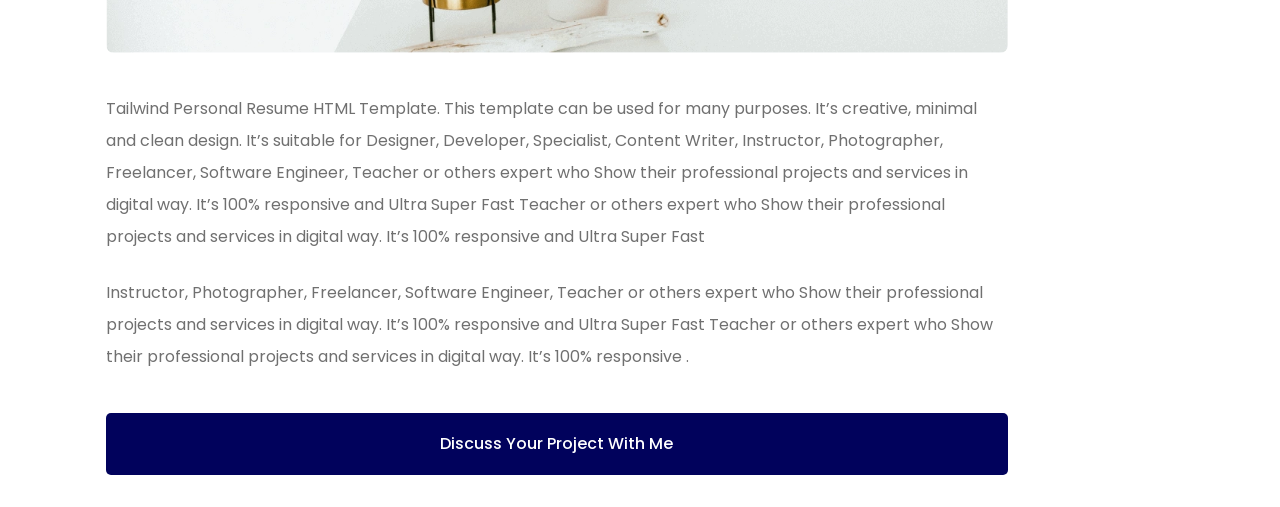
<file: protfolio-details.html>
<!DOCTYPE html>
<html lang="en" class="bn">

<head>
    <!-- Basic Page Needs
    ================================================== -->
    <meta charset="UTF-8">
    <meta http-equiv="X-UA-Compatible" content="IE=edge">

    <!-- Specific Meta
    ================================================== -->
    <meta name="viewport" content="width=device-width, initial-scale=1.0, shrink-to-fit=no">
    <meta name="keyword" content="resume, portfolio, personal portfolio, cv, template, responsive, html5, css3, creative, clean">
    <meta name="description" content="Show yourself brightly with BPRO - clean and creative portfolio and resume template!">
    <meta name="author" content="ThemesTransmit">

    <!-- Site Title
    ================================================== -->
    <title>BPRO - Personal Resume/vCard Template</title>

    <!-- Site Favicon
    ================================================== -->
    <link rel="shortcut icon" href="assets/img/favicon/favicon.ico">

    <!-- Google Fonts
    ================================================== -->
    <link rel="stylesheet" href="assets/font/stylesheet.css">


    <!-- All CSS Here
    ================================================== -->
    <link rel="stylesheet" href="assets/css/bootstrap.min.css">
    <link rel="stylesheet" href="assets/css/fontAwesome5Pro.css">
    <link rel="stylesheet" href="assets/css/animate.min.css">
    <link rel="stylesheet" href="assets/css/glightbox.min.css">
    <link rel="stylesheet" href="assets/css/swiper-bundle.min.css">
    <link rel="stylesheet" href="assets/css/style.min.css">
</head>

<body>

    <!--~~~~~~~~~~~~~~~~~~~~~~~~~~~~~~~~~~~~~~~
    Preloader Start
    ~~~~~~~~~~~~~~~~~~~~~~~~~~~~~~~~~~~~~~~~-->
    <div class="preloader">
        <div class="preShape1"></div>
        <div class="preShape2"></div>
        <h4 class="content">loading</h4>
    </div>
    <!--~~./ Preloader End ~~-->

    <!--~~~~~~~~~~~~~~~~~~~~~~~~~~~~~~~~~~~~~~~
    left sidebar start here
    ~~~~~~~~~~~~~~~~~~~~~~~~~~~~~~~~~~~~~~~~-->
    <div class="left-sidebar">
        <!-- Chat Icon -->
        <a href="index.html#contact" class="message" aria-label="message icon">
            <svg width="17" height="13" viewBox="0 0 17 13" xmlns="http://www.w3.org/2000/svg">
                <path d="M1.52734 0.820312C0.699219 0.820312 0.0273438 1.49219 0.0273438 2.32031C0.0273438 2.79219 0.249219 3.23594 0.627344 3.52031L7.42734 8.62031C7.78359 8.88594 8.27109 8.88594 8.62734 8.62031L15.4273 3.52031C15.8055 3.23594 16.0273 2.79219 16.0273 2.32031C16.0273 1.49219 15.3555 0.820312 14.5273 0.820312H1.52734ZM0.0273438 4.32031V10.8203C0.0273438 11.9234 0.924219 12.8203 2.02734 12.8203H14.0273C15.1305 12.8203 16.0273 11.9234 16.0273 10.8203V4.32031L9.22734 9.42031C8.51484 9.95469 7.53984 9.95469 6.82734 9.42031L0.0273438 4.32031Z" fill="currentColor"/>
            </svg>
        </a>

        <!-- Social Media Icons -->
        <div class="social-icon">
            <!-- Icon Item -->
            <a href="#" 
                data-bs-toggle="tooltip"
                data-bs-placement="right"
                data-bs-title="Follow Me On Github"
                aria-label="github">
                <svg width="16" height="16" viewBox="0 0 14 14" fill="none" xmlns="http://www.w3.org/2000/svg">
                    <path d="M7.01249 0.867188C3.36635 0.867188 0.410156 3.82572 0.410156 7.47474C0.410156 10.5709 2.54051 13.1616 5.41253 13.8786C5.38172 13.7894 5.36191 13.6858 5.36191 13.5575V12.4282C5.09396 12.4282 4.645 12.4282 4.53221 12.4282C4.0805 12.4282 3.67886 12.2338 3.48409 11.8726C3.26787 11.4712 3.23045 10.8573 2.69456 10.4817C2.53556 10.3567 2.6566 10.2141 2.83982 10.2334C3.17819 10.3292 3.45878 10.5616 3.72288 10.9063C3.98587 11.2515 4.10967 11.3297 4.60099 11.3297C4.83922 11.3297 5.19575 11.3159 5.53137 11.2631C5.71183 10.8044 6.02379 10.3821 6.40508 10.1827C4.2065 9.95643 3.15728 8.86178 3.15728 7.37563C3.15728 6.7358 3.42962 6.11689 3.89234 5.59544C3.74048 5.07785 3.54957 4.02229 3.95066 3.62034C4.93991 3.62034 5.53797 4.26237 5.68157 4.43582C6.17455 4.26677 6.71594 4.17096 7.28484 4.17096C7.85484 4.17096 8.39843 4.26677 8.89251 4.43692C9.03446 4.26457 9.63307 3.62034 10.6245 3.62034C11.0273 4.02285 10.8341 5.08281 10.6806 5.5993C11.1406 6.11964 11.4113 6.7369 11.4113 7.37563C11.4113 8.86068 10.3637 9.95478 8.16845 10.1822C8.77256 10.4977 9.21327 11.3842 9.21327 12.0521V13.5575C9.21327 13.6148 9.20062 13.6561 9.19401 13.7051C11.7667 12.8026 13.6148 10.3578 13.6148 7.47474C13.6148 3.82572 10.6586 0.867188 7.01249 0.867188Z" fill="currentColor"/>
                </svg>
            </a>
            <!-- Icon Item -->
            <a href="#" 
                data-bs-toggle="tooltip"
                data-bs-placement="right"
                data-bs-title="Follow Me On Dribble"
                aria-label="dribble">
                <svg width="16" height="16" viewBox="0 0 14 14" fill="none" xmlns="http://www.w3.org/2000/svg">
                    <path d="M7.02364 0.148438C3.4373 0.148438 0.519531 3.06851 0.519531 6.65769C0.519531 10.2469 3.4373 13.1669 7.02364 13.1669C10.61 13.1669 13.5278 10.2469 13.5278 6.65769C13.5278 3.06851 10.61 0.148438 7.02364 0.148438ZM7.02364 1.12483C8.37074 1.12483 9.60237 1.60532 10.5603 2.40316C9.66508 3.19187 8.64146 3.8337 7.53749 4.32606C6.96235 3.27925 6.338 2.26419 5.63707 1.30663C6.08073 1.19223 6.5437 1.12483 7.02364 1.12483ZM4.67733 1.65116C5.39681 2.60331 6.03164 3.61926 6.61586 4.66805C5.41403 5.08591 4.14158 5.35584 2.79597 5.35584C2.41625 5.35584 2.04193 5.3305 1.67045 5.29418C2.07951 3.67491 3.19628 2.3458 4.67733 1.65116ZM11.2519 3.09286C12.0517 4.04257 12.537 5.26529 12.5496 6.60493C11.8473 6.42863 11.1134 6.33223 10.357 6.33223C9.76249 6.33223 9.18813 6.40903 8.62553 6.51911C8.42958 6.06482 8.21496 5.62331 7.99418 5.18294C9.1842 4.64435 10.2889 3.94862 11.2519 3.09286ZM7.08144 5.54146C7.28747 5.94871 7.49523 6.35301 7.67913 6.77275C5.70761 7.38987 4.01525 8.64261 2.87981 10.3153C2.02047 9.34054 1.49515 8.06347 1.49515 6.65769C1.49515 6.52282 1.50605 6.39091 1.51547 6.25849C1.93671 6.30171 2.3621 6.33223 2.79597 6.33223C4.30602 6.33223 5.73749 6.02735 7.08144 5.54146ZM10.357 7.30862C11.0883 7.30862 11.7939 7.41256 12.467 7.59594C12.2118 9.09519 11.3606 10.3867 10.1601 11.2148C9.87092 9.93344 9.46613 8.69805 9.00282 7.49169C9.44972 7.41469 9.88774 7.30862 10.357 7.30862ZM8.02911 7.67476C8.53997 8.97682 8.9769 10.3163 9.26959 11.7125C8.58325 12.0176 7.82457 12.1906 7.02364 12.1906C5.72629 12.1906 4.53813 11.7423 3.59628 10.9968C4.62001 9.41676 6.18811 8.2333 8.02911 7.67476Z" fill="currentColor"/>
                </svg>
            </a>
            <!-- Icon Item -->
            <a href="#" 
                data-bs-toggle="tooltip"
                data-bs-placement="right"
                data-bs-title="Follow Me On Twitter"
                aria-label="twitter">
                <svg width="18" height="16" viewBox="0 0 17 14" fill="none" xmlns="http://www.w3.org/2000/svg">
                    <path d="M4.89663 10.5044C3.9582 10.4871 3.13153 10.004 2.64 9.27582C2.91344 9.26145 3.17979 9.21804 3.43524 9.14827L3.40178 8.17569C2.37028 7.96889 1.54492 7.18996 1.26923 6.18358C1.54849 6.25967 1.84055 6.3047 2.14106 6.31433L3.8879 6.37034L2.43499 5.39894C1.68787 4.89942 1.19747 4.04693 1.19747 3.08087C1.19747 2.82881 1.2307 2.5851 1.29291 2.35355C2.97455 4.10238 5.29601 5.23104 7.88193 5.36064L8.54326 5.39379L8.39411 4.74865C8.34721 4.54574 8.32204 4.33226 8.32204 4.11302C8.32204 2.57508 9.56809 1.32812 11.1043 1.32812C11.9046 1.32812 12.6271 1.66592 13.1352 2.2078L13.3248 2.41007L13.5968 2.35634C13.8191 2.31243 14.0377 2.25822 14.2519 2.19422C14.1371 2.29118 14.0143 2.37908 13.8847 2.45679L14.2011 3.38211C14.3036 3.36985 14.4054 3.35544 14.5065 3.33892C14.3743 3.45283 14.2372 3.56114 14.0957 3.6634L13.8772 3.82123L13.889 4.09048C13.8948 4.22419 13.8977 4.35856 13.8977 4.49361C13.8977 8.62013 10.763 13.3402 5.0591 13.3402C3.99555 13.3402 2.97721 13.1513 2.03372 12.806C3.2128 12.6016 4.29262 12.1066 5.19609 11.3976L6.30139 10.5303L4.89663 10.5044Z" stroke="currentColor"/>
                </svg>
            </a>
            <!-- Icon Item -->
            <a href="#" 
                data-bs-toggle="tooltip"
                data-bs-placement="right"
                data-bs-title="Follow Me On Instagram"
                aria-label="instagram">
                <svg width="16" height="16" viewBox="0 0 14 14" fill="none" xmlns="http://www.w3.org/2000/svg">
                    <path d="M4.36087 0.529297C2.24296 0.529297 0.519531 2.25409 0.519531 4.37368V9.69666C0.519531 11.8162 2.24296 13.541 4.36087 13.541H9.67965C11.7976 13.541 13.521 11.8162 13.521 9.69666V4.37368C13.521 2.25409 11.7976 0.529297 9.67965 0.529297H4.36087ZM4.36087 1.12074H9.67965C11.4781 1.12074 12.93 2.57377 12.93 4.37368V9.69666C12.93 11.4966 11.4781 12.9496 9.67965 12.9496H4.36087C2.56239 12.9496 1.11051 11.4966 1.11051 9.69666V4.37368C1.11051 2.57377 2.56239 1.12074 4.36087 1.12074ZM10.5661 2.89507C10.4094 2.89507 10.2591 2.95738 10.1482 3.0683C10.0374 3.17921 9.97514 3.32965 9.97514 3.48651C9.97514 3.64337 10.0374 3.79381 10.1482 3.90472C10.2591 4.01564 10.4094 4.07795 10.5661 4.07795C10.7229 4.07795 10.8732 4.01564 10.984 3.90472C11.0948 3.79381 11.1571 3.64337 11.1571 3.48651C11.1571 3.32965 11.0948 3.17921 10.984 3.0683C10.8732 2.95738 10.7229 2.89507 10.5661 2.89507ZM7.02026 3.78223C5.22864 3.78223 3.7699 5.24212 3.7699 7.03517C3.7699 8.82821 5.22864 10.2881 7.02026 10.2881C8.81189 10.2881 10.2706 8.82821 10.2706 7.03517C10.2706 5.24212 8.81189 3.78223 7.02026 3.78223ZM7.02026 4.37368C8.4925 4.37368 9.67965 5.56176 9.67965 7.03517C9.67965 8.50857 8.4925 9.69666 7.02026 9.69666C5.54802 9.69666 4.36087 8.50857 4.36087 7.03517C4.36087 5.56176 5.54802 4.37368 7.02026 4.37368Z" fill="currentColor" stroke="#5C5D68" stroke-width="0.5"/>
                </svg>     
            </a>
        </div>
    </div>
    <!--~~./ end left sidebar ~~-->

    <!--~~~~~~~~~~~~~~~~~~~~~~~~~~~~~~~~~~~~~~~
    mobile header area start here
    ~~~~~~~~~~~~~~~~~~~~~~~~~~~~~~~~~~~~~~~~-->
    <header class="header-area">
        <!--logo-->
        <div class="logo">
            <a href="index.html" aria-label="header logo">
                <img src="assets/img/logo/logo.svg" height="30" width="100" alt="site logo">
            </a>
        </div>
        <!--toggler button-->
        <button class="navbar-toggler" aria-label="sidebar open button">
            <span></span>
        </button>
    </header>
    <!--~~./ end mobile header area ~~-->

    <!--~~~~~~~~~~~~~~~~~~~~~~~~~~~~~~~~~~~~~~~
    Start main content here
    ~~~~~~~~~~~~~~~~~~~~~~~~~~~~~~~~~~~~~~~~-->
    <main>

        <!--~~~~~~~~~~~~~~~~~~~~~~~~~~~~~~~~~~~~~~~
        protfolio details area start here
        ~~~~~~~~~~~~~~~~~~~~~~~~~~~~~~~~~~~~~~~~-->
        <section class="protfolio-details-area">
            <div class="container">
                <div class="watermark-title text-center" data-watermark="PROTFOLIO">
                    <!-- section title here -->
                    <h6 class="title">
                        PROTFOLIO DETAILS
                    </h6>
                </div>
                <!--banner content-->
                <div class="banner-wrapper">
                    <img src="assets/img/protfolio-details/banner1.webp" height="600" width="1260" alt="banner image">
                    <div class="banner-content">
                        <span class="subtitle">
                            Brand Design
                        </span>
                        <!-- banner title -->
                        <h2 class="title">
                            The modern world and people everywhere for many purposes.
                        </h2>
                    </div>
                </div>
                <!--banner meta content-->
                <div class="banner-meta g-5">
                    <div class="single-meta">
                        <p>
                            Client:
                        </p>
                        <span>
                            Frank Berry
                        </span>
                    </div>
                    <div class="single-meta">
                        <p>
                            Website Link: 
                        </p>
                        <a href="#">
                            yourweb.com
                        </a>
                    </div>
                    <div class="single-meta">
                        <p>
                            Duration:
                        </p>
                        <span>
                            02 Month
                        </span>
                    </div>
                    <div class="single-meta">
                        <p>
                            Category
                        </p>
                        <span>
                            Branding
                        </span>
                    </div>
                </div>
                <!--protfolio details content-->
                <div class="project-details-content">
                    <h2 class="title">
                        Project Details
                    </h2>
                    <p class="content">
                        Tailwind Personal Resume HTML Template. This template can be used for many purposes. It’s creative, minimal and clean design. It’s suitable for Designer, Developer, Specialist, Content Writer, Instructor, Photographer, Freelancer, Software Engineer, Teacher or others expert who Show their professional projects and services in digital way. It’s 100% responsive and Ultra Super Fast
                    </p>
                    <!--image group-->
                    <div class="image-group">
                        <div class="row">
                            <div class="col-12 col-sm-6">
                                <!-- single image -->
                                <a href="assets/img/protfolio-details/large1.webp" class="image glightbox" title="project image 1" aria-label="protfolio project image">
                                    <img src="assets/img/protfolio-details/image1.webp" height="400" width="575" alt="Protfolio description image">
                                </a>
                            </div>
                            <div class="col-12 col-sm-6">
                                <!-- single image -->
                                <a href="assets/img/protfolio-details/large2.webp" class="image glightbox" title="project image 2" aria-label="protfolio project image">
                                    <img src="assets/img/protfolio-details/image2.webp" height="400" width="575" alt="Protfolio description image">
                                </a>
                            </div>
                        </div>
                    </div>
                    <!--protfolio details slider content-->
                    <div class="swiper protfolio-details-slider">
                        <div class="swiper-wrapper">
                            <div class="swiper-slide">
                                <img src="assets/img/protfolio-details/slide1.webp" height="400" width="1180" alt="slider image">
                            </div>
                            <div class="swiper-slide">
                                <img src="assets/img/protfolio-details/slide1.webp" height="400" width="1180" alt="slider image">
                            </div>
                            <div class="swiper-slide">
                                <img src="assets/img/protfolio-details/slide1.webp" height="400" width="1180" alt="slider image">
                            </div>
                        </div>
                        <!-- slider button here -->
                        <div class="swiper-button-next"></div>
                        <div class="swiper-button-prev"></div>
                        <!-- slider pagination here -->
                        <div class="swiper-pagination"></div>
                    </div>
                    <!-- slider content here -->
                    <div class="slider-content">
                        <p class="slide-content">
                            Tailwind Personal Resume HTML Template. This template can be used for many purposes. It’s creative, minimal and clean design. It’s suitable for Designer, Developer, Specialist, Content Writer, Instructor, Photographer, Freelancer, Software Engineer, Teacher or others expert who Show their professional projects and services in digital way. It’s 100% responsive and Ultra Super Fast Teacher or others expert who Show their professional projects and services in digital way. It’s 100% responsive and Ultra Super Fast
                        </p>
                        <p class="slide-content">
                            Instructor, Photographer, Freelancer, Software Engineer, Teacher or others expert who Show their professional projects and services in digital way. It’s 100% responsive and Ultra Super Fast Teacher or others expert who Show their professional projects and services in digital way. It’s 100% responsive .
                        </p>
                        <!-- footer button here -->
                        <button type="button" class="secondary_solid_btn discuss-btn d-flex justify-content-center">
                            Discuss Your Project With Me
                        </button>
                    </div>
                </div>
            </div>
        </section>
        <!--~~./ end protfolio details area ~~-->

    </main>
    <!--~~./ end main content ~~-->

    <!--~~~~~~~~~~~~~~~~~~~~~~~~~~~~~~~~~~~~~~~
    right sidebar start here
    ~~~~~~~~~~~~~~~~~~~~~~~~~~~~~~~~~~~~~~~~-->
    <div class="sidebar-menu">
        <!-- logo -->
        <div class="logo">
            <a href="index.html" aria-label="sidebar logo">
                <img src="assets/img/logo/logo.svg" height="30" width="100" alt="">
            </a>
        </div>
        <!-- nav menu list -->
        <ul class="nav-menu" id="nav">
            <li class="current">
                <a href="index.html#home" class="nav-link">
                    HOME
                </a>
            </li>
            <li>
                <a href="index.html#about" class="nav-link">
                    ABOUT 
                </a>
            </li>
            <li>
                <a href="index.html#protfolio" class="nav-link">
                    PROTFOLIO
                </a>
            </li>
            <li>
                <a href="index.html#blog" class="nav-link">
                    BLOG
                </a>
            </li>
            <li>
                <a href="index.html#resume" class="nav-link">
                    RESUME
                </a>
            </li>
            <li>
                <a href="index.html#contact" class="nav-link">
                    CONTACT
                </a>
            </li>
        </ul>
        <!-- copyright content -->
        <div class="copyright-content text-center">
            <p>
                Copyright by <a href="#" aria-label="copyright link">@biopro</a>
            </p>
        </div>
    </div>
   <!--~~./ end right sidebar ~~-->

    <!--~~~~~~~~~~~~~~~~~~~~~~~~~~~~~~~~~~~~~~~
    menu overlay start here
    ~~~~~~~~~~~~~~~~~~~~~~~~~~~~~~~~~~~~~~~~-->
    <div class="sidebar-menu-overlay">

    </div>
    <!--~~./ menu overlay end ~~-->

    <!--~~~~~~~~~~~~~~~~~~~~~~~~~~~~~~~~~~~~~~~
    mobile menu start here
    ~~~~~~~~~~~~~~~~~~~~~~~~~~~~~~~~~~~~~~~~-->
    <div class="mobile-menu">
        <!-- close icon -->
        <div class="close-icon">
            <div class="logo">
                <a href="index.html" aria-label="mobile menu logo">
                    <img src="assets/img/logo/logo.png" height="30" width="100" alt="site logo">
                </a>
            </div>
            <button class="close-btn" type="button" aria-label="menu close button">
                <i class="fal fa-times"></i>
            </button>
        </div>
        <!-- nav menu list -->
        <ul class="nav-menu" id="nav-menu">
            <li>
                <a href="index.html#home" class="nav-link">
                    HOME
                </a>
            </li>
            <li>
                <a href="index.html#about" class="nav-link">
                    ABOUT 
                </a>
            </li>
            <li>
                <a href="index.html#protfolio" class="nav-link">
                    PROTFOLIO
                </a>
            </li>
            <li>
                <a href="index.html#blog" class="nav-link">
                    BLOG
                </a>
            </li>
            <li>
                <a href="index.html#resume" class="nav-link">
                    RESUME
                </a>
            </li>
            <li>
                <a href="index.html#contact" class="nav-link">
                    CONTACT
                </a>
            </li>
        </ul>
        
        <!-- Social Media Icons -->
        <div class="social-icon">
            <!-- Icon Item -->
            <a href="#" 
            data-bs-toggle="tooltip"
            data-bs-placement="top"
            data-bs-title="Follow Me On Github"
            aria-label="github">
                <svg viewBox="0 0 14 14" fill="none" xmlns="http://www.w3.org/2000/svg">
                    <path d="M7.01249 0.867188C3.36635 0.867188 0.410156 3.82572 0.410156 7.47474C0.410156 10.5709 2.54051 13.1616 5.41253 13.8786C5.38172 13.7894 5.36191 13.6858 5.36191 13.5575V12.4282C5.09396 12.4282 4.645 12.4282 4.53221 12.4282C4.0805 12.4282 3.67886 12.2338 3.48409 11.8726C3.26787 11.4712 3.23045 10.8573 2.69456 10.4817C2.53556 10.3567 2.6566 10.2141 2.83982 10.2334C3.17819 10.3292 3.45878 10.5616 3.72288 10.9063C3.98587 11.2515 4.10967 11.3297 4.60099 11.3297C4.83922 11.3297 5.19575 11.3159 5.53137 11.2631C5.71183 10.8044 6.02379 10.3821 6.40508 10.1827C4.2065 9.95643 3.15728 8.86178 3.15728 7.37563C3.15728 6.7358 3.42962 6.11689 3.89234 5.59544C3.74048 5.07785 3.54957 4.02229 3.95066 3.62034C4.93991 3.62034 5.53797 4.26237 5.68157 4.43582C6.17455 4.26677 6.71594 4.17096 7.28484 4.17096C7.85484 4.17096 8.39843 4.26677 8.89251 4.43692C9.03446 4.26457 9.63307 3.62034 10.6245 3.62034C11.0273 4.02285 10.8341 5.08281 10.6806 5.5993C11.1406 6.11964 11.4113 6.7369 11.4113 7.37563C11.4113 8.86068 10.3637 9.95478 8.16845 10.1822C8.77256 10.4977 9.21327 11.3842 9.21327 12.0521V13.5575C9.21327 13.6148 9.20062 13.6561 9.19401 13.7051C11.7667 12.8026 13.6148 10.3578 13.6148 7.47474C13.6148 3.82572 10.6586 0.867188 7.01249 0.867188Z" fill="currentColor"/>
                </svg>
            </a>
            <!-- Icon Item -->
            <a href="#" 
            data-bs-toggle="tooltip"
            data-bs-placement="top"
            data-bs-title="Follow Me On Dribble"
            aria-label="dribble">
                <svg viewBox="0 0 14 14" fill="none" xmlns="http://www.w3.org/2000/svg">
                    <path d="M7.02364 0.148438C3.4373 0.148438 0.519531 3.06851 0.519531 6.65769C0.519531 10.2469 3.4373 13.1669 7.02364 13.1669C10.61 13.1669 13.5278 10.2469 13.5278 6.65769C13.5278 3.06851 10.61 0.148438 7.02364 0.148438ZM7.02364 1.12483C8.37074 1.12483 9.60237 1.60532 10.5603 2.40316C9.66508 3.19187 8.64146 3.8337 7.53749 4.32606C6.96235 3.27925 6.338 2.26419 5.63707 1.30663C6.08073 1.19223 6.5437 1.12483 7.02364 1.12483ZM4.67733 1.65116C5.39681 2.60331 6.03164 3.61926 6.61586 4.66805C5.41403 5.08591 4.14158 5.35584 2.79597 5.35584C2.41625 5.35584 2.04193 5.3305 1.67045 5.29418C2.07951 3.67491 3.19628 2.3458 4.67733 1.65116ZM11.2519 3.09286C12.0517 4.04257 12.537 5.26529 12.5496 6.60493C11.8473 6.42863 11.1134 6.33223 10.357 6.33223C9.76249 6.33223 9.18813 6.40903 8.62553 6.51911C8.42958 6.06482 8.21496 5.62331 7.99418 5.18294C9.1842 4.64435 10.2889 3.94862 11.2519 3.09286ZM7.08144 5.54146C7.28747 5.94871 7.49523 6.35301 7.67913 6.77275C5.70761 7.38987 4.01525 8.64261 2.87981 10.3153C2.02047 9.34054 1.49515 8.06347 1.49515 6.65769C1.49515 6.52282 1.50605 6.39091 1.51547 6.25849C1.93671 6.30171 2.3621 6.33223 2.79597 6.33223C4.30602 6.33223 5.73749 6.02735 7.08144 5.54146ZM10.357 7.30862C11.0883 7.30862 11.7939 7.41256 12.467 7.59594C12.2118 9.09519 11.3606 10.3867 10.1601 11.2148C9.87092 9.93344 9.46613 8.69805 9.00282 7.49169C9.44972 7.41469 9.88774 7.30862 10.357 7.30862ZM8.02911 7.67476C8.53997 8.97682 8.9769 10.3163 9.26959 11.7125C8.58325 12.0176 7.82457 12.1906 7.02364 12.1906C5.72629 12.1906 4.53813 11.7423 3.59628 10.9968C4.62001 9.41676 6.18811 8.2333 8.02911 7.67476Z" fill="currentColor"/>
                </svg>
            </a>
            <!-- Icon Item -->
            <a href="#" 
            data-bs-toggle="tooltip"
            data-bs-placement="top"
            data-bs-title="Follow Me On Twitter"
            aria-label="twitter">
                <svg viewBox="0 0 17 14" fill="none" xmlns="http://www.w3.org/2000/svg">
                    <path d="M4.89663 10.5044C3.9582 10.4871 3.13153 10.004 2.64 9.27582C2.91344 9.26145 3.17979 9.21804 3.43524 9.14827L3.40178 8.17569C2.37028 7.96889 1.54492 7.18996 1.26923 6.18358C1.54849 6.25967 1.84055 6.3047 2.14106 6.31433L3.8879 6.37034L2.43499 5.39894C1.68787 4.89942 1.19747 4.04693 1.19747 3.08087C1.19747 2.82881 1.2307 2.5851 1.29291 2.35355C2.97455 4.10238 5.29601 5.23104 7.88193 5.36064L8.54326 5.39379L8.39411 4.74865C8.34721 4.54574 8.32204 4.33226 8.32204 4.11302C8.32204 2.57508 9.56809 1.32812 11.1043 1.32812C11.9046 1.32812 12.6271 1.66592 13.1352 2.2078L13.3248 2.41007L13.5968 2.35634C13.8191 2.31243 14.0377 2.25822 14.2519 2.19422C14.1371 2.29118 14.0143 2.37908 13.8847 2.45679L14.2011 3.38211C14.3036 3.36985 14.4054 3.35544 14.5065 3.33892C14.3743 3.45283 14.2372 3.56114 14.0957 3.6634L13.8772 3.82123L13.889 4.09048C13.8948 4.22419 13.8977 4.35856 13.8977 4.49361C13.8977 8.62013 10.763 13.3402 5.0591 13.3402C3.99555 13.3402 2.97721 13.1513 2.03372 12.806C3.2128 12.6016 4.29262 12.1066 5.19609 11.3976L6.30139 10.5303L4.89663 10.5044Z" stroke="currentColor"/>
                </svg>
            </a>
            <!-- Icon Item -->
            <a href="#" 
            data-bs-toggle="tooltip"
            data-bs-placement="top"
            data-bs-title="Follow Me On Instagram"
            aria-label="instagram">
                <svg viewBox="0 0 14 14" fill="none" xmlns="http://www.w3.org/2000/svg">
                    <path d="M4.36087 0.529297C2.24296 0.529297 0.519531 2.25409 0.519531 4.37368V9.69666C0.519531 11.8162 2.24296 13.541 4.36087 13.541H9.67965C11.7976 13.541 13.521 11.8162 13.521 9.69666V4.37368C13.521 2.25409 11.7976 0.529297 9.67965 0.529297H4.36087ZM4.36087 1.12074H9.67965C11.4781 1.12074 12.93 2.57377 12.93 4.37368V9.69666C12.93 11.4966 11.4781 12.9496 9.67965 12.9496H4.36087C2.56239 12.9496 1.11051 11.4966 1.11051 9.69666V4.37368C1.11051 2.57377 2.56239 1.12074 4.36087 1.12074ZM10.5661 2.89507C10.4094 2.89507 10.2591 2.95738 10.1482 3.0683C10.0374 3.17921 9.97514 3.32965 9.97514 3.48651C9.97514 3.64337 10.0374 3.79381 10.1482 3.90472C10.2591 4.01564 10.4094 4.07795 10.5661 4.07795C10.7229 4.07795 10.8732 4.01564 10.984 3.90472C11.0948 3.79381 11.1571 3.64337 11.1571 3.48651C11.1571 3.32965 11.0948 3.17921 10.984 3.0683C10.8732 2.95738 10.7229 2.89507 10.5661 2.89507ZM7.02026 3.78223C5.22864 3.78223 3.7699 5.24212 3.7699 7.03517C3.7699 8.82821 5.22864 10.2881 7.02026 10.2881C8.81189 10.2881 10.2706 8.82821 10.2706 7.03517C10.2706 5.24212 8.81189 3.78223 7.02026 3.78223ZM7.02026 4.37368C8.4925 4.37368 9.67965 5.56176 9.67965 7.03517C9.67965 8.50857 8.4925 9.69666 7.02026 9.69666C5.54802 9.69666 4.36087 8.50857 4.36087 7.03517C4.36087 5.56176 5.54802 4.37368 7.02026 4.37368Z" fill="currentColor" stroke="#5C5D68" stroke-width="0.5"/>
                </svg>     
            </a>
        </div>
        <!-- copyright content -->
        <div class="copyright-content text-center">
            <p>
                Copyright by <a href="#" aria-label="copyright link">@biopro</a>
            </p>
        </div>
    </div>
    <!--~~./ mobile menu end here ~~-->



    <!-- All The JS Files
    ================================================== -->
    <script src="assets/js/popper.min.js"></script>
    <script src="assets/js/bootstrap.min.js"></script>
    <script src="assets/js/jquery-3.6.0.min.js"></script>
    <script src="assets/js/swiper-bundle.min.js"></script>
    <script src="assets/js/waypoints.min.js"></script>
    <script src="assets/js/wow.min.js"></script>
    <script src="assets/js/scrollIt.min.js"></script>
    <script src="assets/js/jquery.counterup.min.js"></script>
    <script src="assets/js/circle-progress.min.js"></script>
    <script src="assets/js/isotope.pkgd.min.js"></script>
    <script src="assets/js/glightbox.min.js"></script>
    <script src="assets/js/packery-mode.pkgd.min.js"></script>
    <script src="assets/js/script.js"></script>

</body>
</html>
</file>
<file: assets/font/stylesheet.css>
@font-face {
    font-family: 'Poppins';
    src: url('Poppins-ExtraBold.woff2') format('woff2'),
        url('Poppins-ExtraBold.woff') format('woff');
    font-weight: bold;
    font-style: normal;
    font-display: swap;
}

@font-face {
    font-family: 'Poppins';
    src: url('Poppins-ExtraLight.woff2') format('woff2'),
        url('Poppins-ExtraLight.woff') format('woff');
    font-weight: 200;
    font-style: normal;
    font-display: swap;
}

@font-face {
    font-family: 'Poppins';
    src: url('Poppins-Italic.woff2') format('woff2'),
        url('Poppins-Italic.woff') format('woff');
    font-weight: normal;
    font-style: italic;
    font-display: swap;
}

@font-face {
    font-family: 'Poppins';
    src: url('Poppins-Light.woff2') format('woff2'),
        url('Poppins-Light.woff') format('woff');
    font-weight: 300;
    font-style: normal;
    font-display: swap;
}

@font-face {
    font-family: 'Poppins';
    src: url('Poppins-Bold.woff2') format('woff2'),
        url('Poppins-Bold.woff') format('woff');
    font-weight: bold;
    font-style: normal;
    font-display: swap;
}

@font-face {
    font-family: 'Poppins';
    src: url('Poppins-SemiBold.woff2') format('woff2'),
        url('Poppins-SemiBold.woff') format('woff');
    font-weight: 600;
    font-style: normal;
    font-display: swap;
}

@font-face {
    font-family: 'Poppins';
    src: url('Poppins-Thin.woff2') format('woff2'),
        url('Poppins-Thin.woff') format('woff');
    font-weight: 100;
    font-style: normal;
    font-display: swap;
}

@font-face {
    font-family: 'Poppins';
    src: url('Poppins-Medium.woff2') format('woff2'),
        url('Poppins-Medium.woff') format('woff');
    font-weight: 500;
    font-style: normal;
    font-display: swap;
}

@font-face {
    font-family: 'Poppins';
    src: url('Poppins-Regular.woff2') format('woff2'),
        url('Poppins-Regular.woff') format('woff');
    font-weight: normal;
    font-style: normal;
    font-display: swap;
}
</file>
<file: assets/css/style.min.css>
/*
    Template Name: BPRO - Personal Resume/vCard Template
    Template URI: 
    Author: themestransmit.
    Author URI: 
    Description: Show yourself brightly with BPRO - clean and creative portfolio and resume template!
    Version: 1.0
*/
/*--------------------------------------------------------------
>>> TABLE OF CONTENTS:
----------------------------------------------------------------*/
html {
  -webkit-text-size-adjust: 100%;
  transition: all 0.2s ease;
}

body {
  font-size: 1rem;
  box-sizing: border-box;
  margin: 0;
  padding: 0;
  background-color: transparent;
  font-family: "Poppins", sans-serif;
  color: #55527C;
}

p {
  font-size: 1rem;
  line-height: 1.75;
  margin: 0;
  font-family: "Poppins", sans-serif;
  color: #55527C;
}

img {
  max-width: 100%;
  height: auto;
}

ul, ol {
  list-style: none;
  margin: 0;
  padding: 0;
}
ul li, ol li {
  font-size: 1rem;
}

a {
  color: inherit;
  text-decoration: none;
  font-size: 1rem;
  color: #01025C;
}
a:hover {
  color: inherit;
  text-decoration: none;
}

/*-------------------------------------------------
    [ ## Heading ]
---------------------------------------------------*/
h1, h2, h3, h4, h5, h6 {
  clear: both;
  margin: 0;
  -webkit-font-smoothing: antialiased;
  font-family: "Poppins", sans-serif;
  color: #01025C;
}

h1 a,
h2 a,
h3 a,
h4 a,
h5 a {
  color: inherit;
  text-decoration: none;
  font-family: "Poppins", sans-serif;
}

h1 a:hover,
h2 a:hover,
h3 a:hover,
h4 a:hover {
  color: inherit;
  text-decoration: none;
}

h1 {
  font-size: 5rem;
}

h2 {
  font-size: 3rem;
}

h3 {
  font-size: 2.5rem;
}

h4 {
  font-size: 2rem;
}

h5 {
  font-size: 1.5rem;
}

h6 {
  font-size: 1rem;
}

.glightbox-clean .gslide-title {
  margin: 0;
  text-transform: capitalize;
}

.font-thin {
  font-weight: 100;
}

.font-extralight {
  font-weight: 200;
}

.font-light {
  font-weight: 300;
}

.font-medium {
  font-weight: 500;
}

.font-semibold {
  font-weight: 600;
}

.font-bold {
  font-weight: 700;
}

.font-extrabold {
  font-weight: 800;
}

.font-black {
  font-weight: 900;
}

/*-------------------------------------------------
    [ ## Fields ]
---------------------------------------------------*/
input[type=text]:focus,
input[type=email]:focus,
input[type=url]:focus,
input[type=password]:focus,
input[type=search]:focus {
  outline: none;
  box-shadow: none;
}

input[type=time]::-webkit-inner-spin-button,
input[type=time]::-webkit-outer-spin-button,
input[type=date]::-webkit-inner-spin-button,
input[type=date]::-webkit-outer-spin-button,
input[type=number]::-webkit-inner-spin-button,
input[type=number]::-webkit-outer-spin-button {
  -webkit-appearance: none;
  -moz-appearance: none;
  appearance: none;
}

input[type=search] {
  -webkit-appearance: textfield;
}

input[type=search]::-webkit-search-decoration {
  -webkit-appearance: none;
}

select {
  appearance: none;
  -webkit-appearance: none;
  -moz-appearance: none;
}

input:-webkit-autofill,
textarea:-webkit-autofill,
select:-webkit-autofill {
  box-shadow: 0 0 0rem 100rem white inset;
  -webkit-box-shadow: 0 0 0rem 100rem white inset !important;
  -webkit-text-fill-color: #000000 !important;
}

input:-webkit-autofill:focus {
  box-shadow: 0 0 0rem 100rem white inset;
  -webkit-box-shadow: 0 0 0rem 100rem white inset !important;
  -webkit-text-fill-color: #000000 !important;
}

input {
  width: 100%;
  height: 3rem;
  border: 1px solid #E3E3E3;
  border-radius: 0.31rem;
  padding: 1rem;
  font-size: 0.875rem;
  transition: all 0.15s ease;
}
@media screen and (min-width: 992px) {
  input {
    font-size: 1rem;
    height: 3.43rem;
  }
}
input:focus {
  border-color: #A8A8FF;
}

textarea {
  width: 100%;
  height: 10rem;
  padding: 1rem;
  font-size: 0.875rem;
  border: 1px solid #E3E3E3;
  border-radius: 0.31rem;
  transition: all 0.15s ease;
  box-shadow: none;
}
@media screen and (min-width: 992px) {
  textarea {
    font-size: 1rem;
  }
}
textarea:focus {
  border-color: #A8A8FF;
  outline: 0;
  box-shadow: none;
}

::-webkit-input-placeholder { /* Chrome/Opera/Safari */
  color: #000000;
  opacity: 0.4;
  font-size: 0.875rem;
}
@media screen and (min-width: 992px) {
  ::-webkit-input-placeholder {
    font-size: 1rem;
  }
}

::-moz-placeholder { /* Firefox 19+ */
  color: #000000;
  opacity: 0.4;
  font-size: 0.875rem;
}
@media screen and (min-width: 992px) {
  ::-moz-placeholder {
    font-size: 1rem;
  }
}

:-ms-input-placeholder { /* IE 10+ */
  color: #000000;
  opacity: 0.4;
  font-size: 0.875rem;
}
@media screen and (min-width: 992px) {
  :-ms-input-placeholder {
    font-size: 1rem;
  }
}

:-moz-placeholder { /* Firefox 18- */
  color: #000000;
  opacity: 0.4;
  font-size: 0.875rem;
}
@media screen and (min-width: 992px) {
  :-moz-placeholder {
    font-size: 1rem;
  }
}

.form-control {
  font-size: 1.6rem;
}
.form-control:focus {
  box-shadow: none;
  border-color: #A8A8FF;
}

.form-floating > .form-control {
  border: none;
  border-bottom: 0.1rem solid rgba(0, 0, 0, 0.1);
  border-radius: 0;
}

/**
 * Hide element while making it readable for screen readers
 */
.figure, figure {
  display: block;
  margin: 0;
}

.watermark-title {
  padding-bottom: 3rem;
  position: relative;
  display: flex;
  align-items: center;
  justify-content: center;
}
@media screen and (min-width: 992px) {
  .watermark-title {
    padding-bottom: 5rem;
  }
}
.watermark-title .title {
  font-size: 1.06rem;
  color: #01025C;
  line-height: 1.4;
}
.watermark-title::before {
  position: absolute;
  content: attr(data-watermark);
  font-size: 3rem;
  line-height: 1.4;
  font-weight: 800;
  color: #000000;
  opacity: 0.07;
  z-index: -1;
  -webkit-text-fill-color: transparent;
  -webkit-text-stroke-width: 1px;
  -webkit-text-stroke-color: #000000;
}
@media screen and (min-width: 992px) {
  .watermark-title::before {
    font-size: 4rem;
    opacity: 0.1;
  }
}

.protfolio-details-area .watermark-title a, .blog-details-area .watermark-title a {
  font-size: 1rem;
  color: #A8A8FF;
  line-height: 1.4;
}

.section-title {
  font-size: 1.7rem;
  font-weight: 600;
  line-height: 1.4;
  color: #01025C;
  margin-bottom: 1rem;
  position: relative;
  padding-left: 1.125rem;
}
@media screen and (min-width: 768px) {
  .section-title {
    font-size: 2rem;
  }
}
@media screen and (min-width: 992px) {
  .section-title {
    font-size: 2.3rem;
  }
}
@media screen and (min-width: 1200px) {
  .section-title {
    font-size: 2.5rem;
  }
}
.section-title span {
  color: #A8A8FF;
}
.section-title::before {
  position: absolute;
  left: 0;
  top: 50%;
  content: "";
  background: #A8A8FF;
  width: 0.125rem;
  height: 70%;
  border-radius: 5rem;
  transform: translateY(-50%);
}
@media screen and (min-width: 992px) {
  .section-title::before {
    width: 0.25rem;
  }
}

.contact_action .section-content {
  display: flex;
  align-items: center;
  justify-content: center;
  width: 100%;
  min-height: 100vh;
  flex-direction: column;
  text-align: center;
  padding: 5rem 0 3rem 0;
}
.contact_action .content {
  border: 1px solid #F2F2F2;
  padding: 2rem 2rem;
  border-radius: 0.25rem;
  box-shadow: 0px 0px 1px 1px rgba(221, 221, 221, 0.01);
}
@media screen and (min-width: 768px) {
  .contact_action .content {
    padding: 3rem 6rem;
  }
}
@media screen and (min-width: 576px) {
  .contact_action .content {
    max-width: 27.5rem;
  }
}
@media screen and (min-width: 768px) {
  .contact_action .content {
    max-width: 40rem;
    border-radius: 0.5rem;
  }
}
@media screen and (min-width: 992px) {
  .contact_action .content {
    max-width: 52.5rem;
  }
}
.contact_action .content .title {
  font-size: 1.5rem;
  font-weight: 600;
  line-height: 1.6;
  margin-bottom: 0.5rem;
}
@media screen and (min-width: 576px) {
  .contact_action .content .title {
    font-size: 1.7rem;
  }
}
@media screen and (min-width: 768px) {
  .contact_action .content .title {
    font-size: 2rem;
  }
}
@media screen and (min-width: 992px) {
  .contact_action .content .title {
    font-size: 3rem;
  }
}
.contact_action .content p {
  font-size: 15px;
}
@media screen and (min-width: 992px) {
  .contact_action .content p {
    font-size: 1rem;
  }
}
.contact_action .content a.button-home {
  display: inline-block;
  transition: all 0.15s ease;
  padding: 0.5rem 1rem;
}
@media screen and (min-width: 768px) {
  .contact_action .content a.button-home {
    padding: 0.75rem 1rem;
  }
}
.contact_action .content a.button-home:hover {
  color: #FFFFFF;
}

@-moz-keyframes shape1 {
  from {
    -moz-transform: rotate(0deg);
  }
  to {
    -moz-transform: rotate(360deg);
  }
}
@-webkit-keyframes shape1 {
  from {
    -webkit-transform: rotate(0deg);
  }
  to {
    -webkit-transform: rotate(360deg);
  }
}
@keyframes shape1 {
  from {
    transform: rotate(0deg);
  }
  to {
    transform: rotate(360deg);
  }
}
@keyframes about-shape {
  0% {
    transform: translateY(0);
  }
  50% {
    transform: translateY(-2rem);
  }
  100% {
    transform: translateY(0);
  }
}
@keyframes link-radius {
  0% {
    border-radius: 54% 46% 30% 70%/45% 41% 59% 55%;
  }
  30% {
    border-radius: 34% 66% 51% 49%/45% 41% 59% 55%;
  }
  50% {
    border-radius: 34% 66% 51% 49%/67% 41% 59% 33%;
  }
  80% {
    border-radius: 34% 66% 19% 81%/67% 41% 59% 33%;
  }
  100% {
    border-radius: 54% 46% 30% 70%/45% 41% 59% 55%;
  }
}
.topbutton {
  position: fixed;
  bottom: 1rem;
  right: 1rem;
  background-color: #FFFFFF;
  color: #01025C;
  width: 3rem;
  height: 3rem;
  display: flex;
  align-items: center;
  justify-content: center;
  font-size: 1.5rem;
  box-shadow: 0 0 10px 0 rgba(0, 0, 0, 0.1);
  transition: all 0.3s;
  border-radius: 5rem;
  opacity: 0;
  visibility: hidden;
  transition: all 0.15s ease;
}
@media screen and (min-width: 992px) {
  .topbutton {
    bottom: 3rem;
  }
}
.topbutton.btn-show {
  visibility: visible;
  opacity: 1;
  z-index: 99999999;
}
.topbutton:hover {
  background: #A8A8FF;
  color: #FFFFFF;
}

.primary_btn {
  background: #FFFFFF;
  display: inline-block;
  padding: 0.43rem 1rem 0.27rem 1rem;
  font-size: 0.75rem;
  font-family: "Poppins", sans-serif;
  line-height: 1.5;
  color: #01025C;
  border-radius: 5rem;
  transition: all 0.15s ease;
}
@media screen and (min-width: 992px) {
  .primary_btn {
    font-size: 0.82rem;
    line-height: 1.7;
  }
}
.primary_btn:hover {
  color: #FFFFFF;
  background: #A8A8FF;
}

.primary_default_btn {
  font-size: 0.875rem;
  font-family: "Poppins", sans-serif;
  color: #01025C;
  line-height: 1.9;
  display: flex;
  align-items: center;
  justify-content: center;
  gap: 0.375rem;
  transition: all 0.15s ease;
  display: inline-block;
  padding: 0.5rem 1.5rem;
  border-radius: 0.5rem;
}
.primary_default_btn:hover {
  background: #E3E5FF;
  box-shadow: 0 30px 80px 0 rgba(0, 0, 1, 0.05);
}

.primary_default_border_btn {
  font-size: 0.75rem;
  line-height: 1.8;
  font-family: "Poppins", sans-serif;
  color: #55527C;
  padding: 0.43rem 1rem 0.3rem 1rem;
  border: 1px solid rgba(85, 82, 124, 0.35);
  border-radius: 5rem;
  transition: all 0.15s ease;
  display: inline-block;
  font-weight: 400;
}
.primary_default_border_btn:hover {
  color: #FFFFFF;
  background: #A8A8FF;
  border: 1px solid transparent;
}

.primary_outline_btn {
  display: inline-block;
  font-size: 0.875rem;
  line-height: 1.2;
  color: #01025C;
  padding: 0.875rem 1.5rem;
  border: 1px solid #DCDCDC;
  border-radius: 5rem;
  transition: all 0.5s ease;
  position: relative;
  overflow: hidden;
  z-index: 2;
}
@media screen and (min-width: 768px) {
  .primary_outline_btn {
    font-size: 1rem;
    padding: 1.12rem 2rem;
  }
}
@media screen and (min-width: 768px) {
  .primary_outline_btn {
    font-size: 0.875rem;
    padding: 1rem 2rem;
  }
}
@media screen and (min-width: 1400px) {
  .primary_outline_btn {
    font-size: 1rem;
    padding: 1.12rem 2rem;
  }
}
.primary_outline_btn span {
  position: absolute;
  width: 25%;
  height: 100%;
  background-color: #A8A8FF;
  transform: translateY(150%);
  border-radius: 50%;
  left: calc((var(--n) - 1) * 25%);
  transition: 0.5s;
  transition-delay: calc((var(--n) - 1) * 0.05s);
  z-index: -1;
  display: inline-block;
  opacity: 0;
  visibility: hidden;
}
.primary_outline_btn span:nth-child(1) {
  --n: 1;
}
.primary_outline_btn span:nth-child(2) {
  --n: 2;
}
.primary_outline_btn span:nth-child(3) {
  --n: 3;
}
.primary_outline_btn span:nth-child(4) {
  --n: 4;
}
.primary_outline_btn:hover {
  color: #FFFFFF;
}
.primary_outline_btn:hover span {
  transform: translateY(0) scale(2);
  opacity: 1;
  visibility: visible;
}

.primary_solid_btn {
  display: inline-block;
  font-size: 1rem;
  line-height: 1.2;
  color: #01025C;
  padding: 1.12rem 2rem;
  border: 1px solid #DCDCDC;
  border-radius: 5rem;
  transition: all 0.5s ease;
  position: relative;
  overflow: hidden;
  z-index: 2;
  background: #A8A8FF;
}
.primary_solid_btn span {
  position: absolute;
  width: 25%;
  height: 100%;
  background-color: #FFFFFF;
  transform: translateY(150%);
  border-radius: 50%;
  left: calc((var(--n) - 1) * 25%);
  transition: 0.5s;
  transition-delay: calc((var(--n) - 1) * 0.05s);
  z-index: -1;
  display: inline-block;
  opacity: 0;
  visibility: hidden;
}
.primary_solid_btn span:nth-child(1) {
  --n: 1;
}
.primary_solid_btn span:nth-child(2) {
  --n: 2;
}
.primary_solid_btn span:nth-child(3) {
  --n: 3;
}
.primary_solid_btn span:nth-child(4) {
  --n: 4;
}
.primary_solid_btn:hover {
  color: #01025C;
}
.primary_solid_btn:hover span {
  transform: translateY(0) scale(2);
  opacity: 1;
  visibility: visible;
}

.secondary_solid_btn {
  border: 0;
  border: 1px solid transparent;
  padding: 0.75rem 1rem;
  background: #01025C;
  border-radius: 0.31rem;
  color: #FFFFFF;
  display: flex;
  align-items: center;
  gap: 0.5rem;
  font-family: "Poppins", sans-serif;
  transition: all 0.15s ease;
  font-size: 0.875rem;
}
@media screen and (min-width: 992px) {
  .secondary_solid_btn {
    padding: 0.81rem 1rem;
    font-size: 1rem;
  }
}
@media screen and (min-width: 1200px) {
  .secondary_solid_btn {
    padding: 0.81rem 1.875rem;
  }
}
.secondary_solid_btn svg {
  width: 0.75rem;
  height: auto;
}
@media screen and (min-width: 992px) {
  .secondary_solid_btn svg {
    width: 1rem;
  }
}
.secondary_solid_btn:hover {
  background: #000185;
}

.secondary_outline_btn {
  border: 1px solid #01025C;
  background: transparent;
  border-radius: 0.31rem;
  color: #01025C;
  display: flex;
  align-items: center;
  gap: 0.5rem;
  font-family: "Poppins", sans-serif;
  transition: all 0.15s ease;
  font-size: 0.875rem;
  padding: 0.75rem 1rem;
  position: relative;
  overflow: hidden;
}
@media screen and (min-width: 992px) {
  .secondary_outline_btn {
    padding: 0.81rem 1.875rem;
    font-size: 0.875rem;
  }
}
@media screen and (min-width: 1200px) {
  .secondary_outline_btn {
    font-size: 1rem;
  }
}
.secondary_outline_btn svg {
  width: 0.75rem;
  height: auto;
}
@media screen and (min-width: 992px) {
  .secondary_outline_btn svg {
    width: 1rem;
  }
}
.secondary_outline_btn:hover {
  background: #01025C;
  color: #FFFFFF;
  border: 1px solid transparent;
}
.secondary_outline_btn:hover svg {
  fill: #FFFFFF;
}

.preloader {
  display: flex;
  align-items: center;
  justify-content: center;
  flex-direction: column;
  width: 100vw;
  height: 100vh;
  background: #E3E5FF;
  z-index: 2202420;
  overflow: hidden;
  position: fixed;
  inset: 0;
}
.preloader .content {
  color: #01025C;
  font-family: "Poppins", sans-serif;
  margin-top: 2rem;
  letter-spacing: 0.675rem;
  text-transform: uppercase;
  font-weight: 300;
  font-size: 1.25rem;
}
@media screen and (min-width: 1400px) {
  .preloader .content {
    font-size: 1.6rem;
  }
}

/** preloader shape style here **/
.preShape1 {
  width: 0;
  height: 0;
  border-style: solid;
  border-width: 3.125rem 3.125rem 0 0;
  border-color: #01025C transparent transparent transparent;
  margin: 0 auto;
  animation: preShape1 1s ease-in-out infinite normal;
}

.preShape2 {
  width: 0;
  height: 0;
  border-style: solid;
  border-width: 0 0 3.125rem 3.125rem;
  border-color: transparent transparent #A8A8FF transparent;
  margin: -3.125rem auto 0;
  animation: preShape2 1s ease-in-out infinite alternate;
}

/** animation starts here **/
@keyframes preShape1 {
  0% {
    transform: rotate(-360deg);
  }
}
@keyframes preShape2 {
  0% {
    transform: rotate(360deg);
  }
}
.service_card {
  padding: 1.5rem;
  background: #E3E5FF;
  border: 1px solid #FFFFFF;
  transition: all 0.3s ease;
  box-shadow: 0 4px 4px 0 rgba(0, 0, 0, 0.02);
  border-radius: 0.5rem;
}
@media screen and (min-width: 992px) {
  .service_card {
    padding: 2.125rem;
  }
}
@media screen and (min-width: 1400px) {
  .service_card {
    padding: 3.125rem;
  }
}
.service_card .card-header {
  display: flex;
  align-items: center;
  justify-content: space-between;
  background: none;
  border: 0;
  padding: 0;
  margin-bottom: 1rem;
  transition: all 0.3s ease;
}
@media screen and (min-width: 1200px) {
  .service_card .card-header {
    margin-bottom: 1.875rem;
  }
}
.service_card .card-header img {
  transition: all 0.3s ease;
  max-width: 2.2rem;
  filter: invert(16%) sepia(99%) saturate(7493%) hue-rotate(250deg) brightness(39%) contrast(126%);
}
@media screen and (min-width: 992px) {
  .service_card .card-header img {
    max-width: 3rem;
  }
}
.service_card .title {
  margin-bottom: 0.675rem;
}
.service_card .title a {
  font-size: 1.2rem;
  font-weight: 600;
  font-family: "Poppins", sans-serif;
  line-height: 1.6;
  color: #01025C;
  margin-bottom: 0.25rem;
}
@media screen and (min-width: 992px) {
  .service_card .title a {
    font-size: 1.3rem;
    margin-bottom: 0.625rem;
  }
}
@media screen and (min-width: 1200px) {
  .service_card .title a {
    font-size: 1.5rem;
  }
}
.service_card .content {
  font-size: 0.875rem;
  line-height: 2;
  color: #55527C;
}
@media screen and (min-width: 992px) {
  .service_card .content {
    font-size: 1rem;
  }
}
.service_card:hover {
  background: #FFFFFF;
  border: 1px solid #A8A8FF;
}
.service_card:hover .primary_btn {
  background: #A8A8FF;
  color: #FFFFFF;
}
.service_card:hover .card-header img {
  transform: rotate(45deg);
}

.search-widget {
  padding: 2.5rem 1.5rem;
  border: 1px solid #A8A8FF;
  border-radius: 0.25rem;
  box-shadow: 0 5px 15px 3px rgba(0, 0, 1, 0.03);
  margin-bottom: 1rem;
}
@media screen and (min-width: 992px) {
  .search-widget {
    padding: 1rem;
  }
}
@media screen and (min-width: 1400px) {
  .search-widget {
    padding: 2.5rem;
    margin-bottom: 2rem;
  }
}
.search-widget .search-title {
  font-size: 1rem;
  color: #01025C;
  line-height: 1;
  margin-bottom: 1rem;
  display: block;
  font-weight: 500;
}
@media screen and (min-width: 992px) {
  .search-widget .search-title {
    font-size: 1.125rem;
  }
}
.search-widget .input-group {
  flex-wrap: nowrap;
}
.search-widget input {
  width: 100%;
  background: #EEEFFF;
  border-radius: 0.25rem;
  height: 3.25rem;
  border: 0;
  font-size: 1rem;
  outline: 0;
  box-shadow: none;
  padding: 1rem;
  overflow: hidden;
}
@media screen and (min-width: 992px) {
  .search-widget input {
    height: 3rem;
  }
}
@media screen and (min-width: 1400px) {
  .search-widget input {
    height: 3.25rem;
  }
}
.search-widget input:focus {
  background: #EEEFFF;
}
.search-widget .search-btn {
  font-size: 0.875rem;
  font-weight: 500;
  color: #FFFFFF;
  line-height: 1.8;
  padding: 0.675rem 1rem;
  border: 0;
  background: #A8A8FF;
  border-radius: 0.25rem;
}

.sidebar-widget {
  padding: 2.25rem 1.5rem;
  border: 1px solid #A8A8FF;
  border-radius: 0.25rem;
  box-shadow: 0 5px 15px 3px rgba(0, 0, 1, 0.03);
}
@media screen and (min-width: 768px) {
  .sidebar-widget {
    padding: 3.25rem 2.5rem;
  }
}
@media screen and (min-width: 992px) {
  .sidebar-widget {
    padding: 2.25rem 1.5rem;
  }
}
@media screen and (min-width: 1400px) {
  .sidebar-widget {
    padding: 3.25rem 2.5rem;
  }
}
.sidebar-widget .title {
  font-size: 1rem;
  font-weight: 500;
  color: #01025C;
  line-height: 1.6;
  margin-bottom: 1.25rem;
  position: relative;
}
@media screen and (min-width: 992px) {
  .sidebar-widget .title {
    font-size: 1.125rem;
  }
}
.sidebar-widget .title::before {
  position: absolute;
  content: "";
  background: #A8A8FF;
  height: 0.125rem;
  width: 2.5rem;
  top: -0.675rem;
  left: 0;
}
.sidebar-widget .widget-content a {
  font-size: 0.875rem;
  color: #707070;
  line-height: 1.7;
  padding-bottom: 0.675rem;
  display: block;
  transition: all 0.15s ease;
  background-position: 100% 100%;
  background-repeat: no-repeat;
  transition: all 0.5s ease;
  width: 100%;
  background-size: 201% 1px;
  background-image: linear-gradient(to right, #01025C 50%, transparent 50%);
  border-bottom: 1px solid #EEEFFF;
}
@media screen and (min-width: 992px) {
  .sidebar-widget .widget-content a {
    font-size: 1rem;
  }
}
.sidebar-widget .widget-content a + a {
  padding-top: 0.675rem;
}
.sidebar-widget .widget-content a:hover {
  color: #01025C;
  background-position: 0% 100%;
}
.sidebar-widget + .sidebar-widget {
  margin-top: 1rem;
}
@media screen and (min-width: 1400px) {
  .sidebar-widget + .sidebar-widget {
    margin-top: 2rem;
  }
}

.pagination-wrapper {
  display: flex;
  align-items: center;
  justify-content: center;
  margin-top: 0;
}
@media screen and (min-width: 768px) {
  .pagination-wrapper {
    margin-top: 0.5rem;
  }
}
@media screen and (min-width: 1200px) {
  .pagination-wrapper {
    margin-top: 1rem;
  }
}
.pagination-wrapper .page-item.disabled .page-link {
  color: #707070;
}
.pagination-wrapper .page-item .page-link {
  padding: 0.5rem 1rem;
  font-size: 1rem;
  color: #696BFF;
}
@media screen and (min-width: 768px) {
  .pagination-wrapper .page-item .page-link {
    padding: 0.675rem 1.5rem;
    font-size: 1.25rem;
  }
}
.pagination-wrapper .page-item .page-link:focus {
  outline: none;
  box-shadow: none;
}

/*--------------------------------------------------------------
    [ ## Container ]
--------------------------------------------------------------*/
.container {
  padding: 0 1rem;
}
@media screen and (min-width: 768px) {
  .container {
    max-width: 765px;
  }
}
@media screen and (min-width: 992px) {
  .container {
    max-width: 980px;
  }
}
@media screen and (min-width: 1200px) {
  .container {
    max-width: 1190px;
  }
}
@media screen and (min-width: 1400px) {
  .container {
    max-width: 1280px;
  }
}

/*--------------------------------------------------------------
    [ ## Header ]
--------------------------------------------------------------*/
.header-area {
  display: flex;
  align-items: center;
  justify-content: space-between;
  padding: 0.8rem 1rem;
  background: #F2F8F5;
  position: fixed;
  top: 0;
  left: 0;
  width: 100%;
  z-index: 2024;
}
@media screen and (min-width: 768px) {
  .header-area {
    padding: 1rem 1.5rem;
  }
}
@media screen and (min-width: 1200px) {
  .header-area {
    display: none;
  }
}
.header-area .logo a {
  display: block;
  width: 5rem;
  height: auto;
}
@media screen and (min-width: 992px) {
  .header-area .logo a {
    width: 6.25rem;
  }
}
.header-area .navbar-toggler {
  background: none;
  border: 0;
  color: #01025C;
  font-size: 1.5rem;
}

.sidebar-menu {
  flex: 0 0 20rem;
  width: 20rem;
  height: 100%;
  background: #F2F8F5;
  overflow-y: scroll;
  align-items: center;
  justify-content: space-between;
  flex-direction: column;
  padding: 3.125rem 0;
  -ms-overflow-style: none; /* Internet Explorer 10+ */
  scrollbar-width: none; /* Firefox */
  display: none;
  position: fixed;
  top: 0;
  right: 0;
  z-index: 222222;
}
.sidebar-menu::-webkit-scrollbar {
  display: none; /* Safari and Chrome */
}
@media screen and (min-width: 1200px) {
  .sidebar-menu {
    display: flex;
    width: 16rem;
    flex: 0 0 20rem;
  }
}
@media screen and (min-width: 1400px) {
  .sidebar-menu {
    flex: 0 0 20rem;
    width: 20rem;
  }
}
.sidebar-menu .nav-menu {
  display: flex;
  align-items: center;
  flex-direction: column;
  gap: 2.8rem;
  text-align: center;
  width: 100%;
  padding: 3.125rem 4.375rem;
}
.sidebar-menu .nav-menu li {
  display: block;
  width: 100%;
}
.sidebar-menu .nav-menu li .nav-link {
  display: block;
  font-size: 0.875rem;
  line-height: 2;
  color: #01025C;
  transition: all 0.3s ease;
  position: relative;
}
.sidebar-menu .nav-menu li .nav-link::before {
  position: absolute;
  content: "";
  width: 0;
  height: 1px;
  background: #A8A8FF;
  top: 50%;
  left: 0;
  right: 0;
  opacity: 0;
  visibility: hidden;
  transition: all 0.3s ease;
  transform: scale(0) translateY(-50%);
}
.sidebar-menu .nav-menu li .nav-link:hover {
  color: #696BFF;
}
.sidebar-menu .nav-menu li .nav-link:hover::before {
  width: 100%;
  opacity: 1;
  visibility: visible;
  transform: scale(1);
}
.sidebar-menu .nav-menu li .nav-link.active {
  color: #696BFF;
}
.sidebar-menu .nav-menu li .nav-link.active::before {
  width: 100%;
  opacity: 1;
  visibility: visible;
  transform: scale(1);
}
.sidebar-menu .copyright-content p {
  line-height: 1.4;
  color: #01025C;
  font-size: 0.8rem;
}
.sidebar-menu .copyright-content p a {
  font-size: 0.8rem;
  transition: all 0.15s ease;
}
.sidebar-menu .copyright-content p a:hover {
  color: #A8A8FF;
}

.sidebar-menu-overlay {
  position: fixed;
  inset: 0;
  background: #000000;
  z-index: 2222;
  opacity: 0.3;
  width: 100%;
  height: 100%;
  transition: all 0.15s ease;
  opacity: 0;
  visibility: hidden;
}
.sidebar-menu-overlay.sidemenu-open {
  opacity: 0.6;
  visibility: visible;
}

.mobile-menu {
  position: fixed;
  width: 20rem;
  background: #f1f1ff;
  overflow-y: scroll;
  display: flex;
  align-items: center;
  justify-content: flex-start;
  flex-direction: column;
  padding: 1.25rem 0 2rem 0;
  -ms-overflow-style: none; /* Internet Explorer 10+ */
  scrollbar-width: none; /* Firefox */
  right: -20rem;
  z-index: 3024;
  top: 0;
  transition: all 0.15s ease;
  bottom: 0;
}
@media screen and (min-width: 1200px) {
  .mobile-menu {
    display: none;
  }
}
.mobile-menu::-webkit-scrollbar {
  display: none; /* Safari and Chrome */
}
.mobile-menu .close-icon {
  display: flex;
  align-items: center;
  justify-content: space-between;
  width: 100%;
  padding: 0 2rem;
}
.mobile-menu .close-icon .logo a {
  display: block;
}
.mobile-menu .close-icon .logo img {
  max-width: 4rem;
  width: 100%;
}
.mobile-menu .close-icon .close-btn {
  border: 0;
  background: none;
  padding: 0;
  font-size: 1.5rem;
  color: #01025C;
}
.mobile-menu .nav-menu {
  display: flex;
  align-items: center;
  flex-direction: column;
  gap: 1.8rem;
  text-align: center;
  width: 100%;
  padding: 1.5rem 4.375rem 3.125rem 4.375rem;
}
@media screen and (min-width: 992px) {
  .mobile-menu .nav-menu {
    gap: 2.8rem;
  }
}
.mobile-menu .nav-menu li {
  display: block;
  width: 100%;
}
.mobile-menu .nav-menu li .nav-link {
  display: block;
  font-size: 0.875rem;
  line-height: 2;
  color: #01025C;
  transition: all 0.3s ease;
  position: relative;
}
.mobile-menu .nav-menu li .nav-link::before {
  position: absolute;
  content: "";
  width: 0;
  height: 1px;
  background: #A8A8FF;
  top: 50%;
  left: 0;
  right: 0;
  opacity: 0;
  visibility: hidden;
  transition: all 0.3s ease;
  transform: scale(0) translateY(-50%);
}
.mobile-menu .nav-menu li .nav-link:hover {
  color: #696BFF;
}
.mobile-menu .nav-menu li .nav-link:hover::before {
  width: 100%;
  opacity: 1;
  visibility: visible;
  transform: scale(1);
}
.mobile-menu .nav-menu li .nav-link.active {
  color: #696BFF;
}
.mobile-menu .nav-menu li .nav-link.active::before {
  width: 100%;
  opacity: 1;
  visibility: visible;
  transform: scale(1);
}
.mobile-menu .social-icon {
  margin-bottom: 1.5rem;
  display: flex;
  align-items: center;
  justify-content: center;
  gap: 1.5rem;
}
.mobile-menu .social-icon a svg {
  width: 1.5rem;
  height: 1.125rem;
}
.mobile-menu .copyright-content p {
  line-height: 1.4;
  color: #01025C;
  font-size: 0.875rem;
}
.mobile-menu .copyright-content p a {
  color: #5C5D68;
  transition: all 0.15s ease;
}
.mobile-menu .copyright-content p a:hover {
  color: #01025C;
}
.mobile-menu.sidemenu-open {
  right: 0;
}

.navbar-toggler {
  display: inline-block;
  height: 1.87rem;
  position: relative;
  width: 1.87rem;
}
.navbar-toggler span {
  background-color: #000000;
  display: block;
  height: 0.125rem;
  margin: 0 auto;
  position: relative;
  top: 0;
  width: 1.5rem;
}
.navbar-toggler span:before {
  background-color: #000000;
  content: "";
  display: block;
  height: 0.125rem;
  margin-top: -0.5rem;
  position: absolute;
  width: 1.5rem;
}
.navbar-toggler span:after {
  background-color: #000000;
  content: "";
  display: block;
  height: 0.125rem;
  margin-top: 0.5rem;
  position: absolute;
  width: 1.5rem;
}

.left-sidebar {
  flex: 0 0 5.65rem;
  border-right: 1px solid #F2F2F2;
  height: 100%;
  width: 5.65rem;
  background: #FFFFFF;
  z-index: 50;
  flex-wrap: wrap;
  justify-content: space-between;
  align-items: center;
  flex-direction: column;
  padding: 3.125rem 1.25rem;
  display: none;
  margin-top: 2rem;
  position: fixed;
  top: 0;
  left: 0;
  overflow: hidden;
}
@media screen and (min-width: 992px) {
  .left-sidebar {
    display: flex;
  }
}
@media screen and (min-width: 1200px) {
  .left-sidebar {
    margin-top: 0;
  }
}
.left-sidebar .social-icon {
  display: flex;
  align-items: center;
  justify-content: center;
  flex-direction: column;
  gap: 1.55rem;
}
.left-sidebar .social-icon a {
  display: flex;
  align-items: center;
  justify-content: center;
  line-height: 1;
  transition: all 0.15s ease;
}
.left-sidebar .social-icon a:hover {
  color: #A8A8FF;
}
.left-sidebar .message {
  display: flex;
  align-items: center;
  justify-content: center;
  border-radius: 50%;
  font-size: 1rem;
  color: #01025C;
  border: 0;
  background: #DEDEFF;
  padding: 1rem 0.875rem;
  animation: message 2s ease-out infinite;
  transition: all 0.5s ease;
}
.left-sidebar .message svg path {
  fill: #000000;
  transition: all 0.5s ease;
}
@keyframes message {
  0% {
    box-shadow: 0 0 0px 0px rgba(136, 132, 215, 0.5);
  }
  100% {
    box-shadow: 0 0 0px 10px rgba(242, 240, 244, 0);
  }
}
.left-sidebar .message:hover {
  background: #A8A8FF;
}
.left-sidebar .message:hover svg path {
  fill: #FFFFFF;
}

/*--------------------------------------------------------------
# Home Page
--------------------------------------------------------------*/
main {
  margin-left: 0;
  margin-right: 0;
  overflow: hidden;
}
@media screen and (min-width: 992px) {
  main {
    margin-left: 6rem;
    margin-right: 0.4rem;
  }
}
@media screen and (min-width: 1200px) {
  main {
    margin-left: 5.6rem;
    margin-right: 16rem;
  }
}
@media screen and (min-width: 1400px) {
  main {
    margin-left: 5.6rem;
    margin-right: 20rem;
  }
}

.hero-area {
  padding-top: 8.5rem;
  margin-bottom: 5rem;
  position: relative;
}
@media screen and (min-width: 992px) {
  .hero-area {
    padding-top: 10rem;
    margin-bottom: 10rem;
  }
}
@media screen and (min-width: 1200px) {
  .hero-area {
    padding-top: 6.9rem;
  }
}
.hero-area .hero-content {
  max-width: 35rem;
  margin-bottom: 3rem;
}
@media screen and (min-width: 768px) {
  .hero-area .hero-content {
    margin-bottom: 0;
  }
}
@media screen and (min-width: 1200px) {
  .hero-area .hero-content {
    max-width: 100%;
    width: 100%;
    margin-bottom: 0;
  }
}
@media screen and (min-width: 1400px) {
  .hero-area .hero-content {
    max-width: 35rem;
  }
}
.hero-area .hero-content .subtitle {
  font-size: 1rem;
  font-weight: 500;
  line-height: 1.4;
  margin-bottom: 0.5rem;
  color: #55527C;
}
@media screen and (min-width: 576px) {
  .hero-area .hero-content .subtitle {
    font-size: 1.25rem;
    margin-bottom: 1rem;
  }
}
@media screen and (min-width: 1200px) {
  .hero-area .hero-content .subtitle {
    font-size: 1rem;
  }
}
@media screen and (min-width: 1400px) {
  .hero-area .hero-content .subtitle {
    font-size: 1.25rem;
  }
}
.hero-area .hero-content .hero-title {
  font-size: 2.5rem;
  line-height: 1.2;
  font-weight: 600;
  margin-bottom: 1.8rem;
  color: #01025C;
}
@media screen and (min-width: 576px) {
  .hero-area .hero-content .hero-title {
    font-size: 3rem;
  }
}
@media screen and (min-width: 992px) {
  .hero-area .hero-content .hero-title {
    font-size: 3.5rem;
  }
}
@media screen and (min-width: 1200px) {
  .hero-area .hero-content .hero-title {
    font-size: 3rem;
  }
}
@media screen and (min-width: 1400px) {
  .hero-area .hero-content .hero-title {
    font-size: 4rem;
  }
}
.hero-area .hero-content .hero-title span {
  color: #A8A8FF;
}
.hero-area .hero-content h3 {
  font-size: 1rem;
  line-height: 1.1;
  font-weight: 400;
  color: #01025C;
  margin-bottom: 2.1rem;
  display: block;
}
@media screen and (min-width: 1400px) {
  .hero-area .hero-content h3 {
    font-size: 1.25rem;
  }
}
.hero-area .hero-shape {
  position: absolute;
  top: 5rem;
  left: 2rem;
  -webkit-animation-name: shape1;
  -webkit-animation-duration: 4000ms;
  -webkit-animation-iteration-count: infinite;
  -webkit-animation-timing-function: linear;
  -moz-animation-name: shape1;
  -moz-animation-duration: 4000ms;
  -moz-animation-iteration-count: infinite;
  -moz-animation-timing-function: linear;
  -ms-animation-name: shape1;
  -ms-animation-duration: 4000ms;
  -ms-animation-iteration-count: infinite;
  -ms-animation-timing-function: linear;
  animation-name: shape1;
  animation-duration: 4000ms;
  animation-iteration-count: infinite;
  animation-timing-function: linear;
}
@media screen and (min-width: 992px) {
  .hero-area .hero-shape {
    bottom: 16rem;
    left: 2rem;
    top: auto;
  }
}

.funfact-area {
  position: relative;
  margin: 5rem 0;
}
@media screen and (min-width: 1200px) {
  .funfact-area {
    margin: 8.125rem 0;
  }
}
.funfact-area .row {
  --bs-gutter-x: 2rem;
  --bs-gutter-y: 2rem;
}
@media screen and (min-width: 768px) {
  .funfact-area .row {
    --bs-gutter-x: 3rem;
    --bs-gutter-y: 3rem;
  }
}
.funfact-area .column_wrapper {
  background: #EEEFFF;
  padding: 1.5rem;
  border-radius: 0.375rem;
  position: relative;
}
@media screen and (min-width: 992px) {
  .funfact-area .column_wrapper {
    padding: 3rem;
  }
}
.funfact-area .column_wrapper .shape {
  position: absolute;
  left: auto;
  right: 0;
  bottom: -2rem;
  display: none;
  animation: funcfact-shape 3s ease-out infinite;
}
@keyframes funcfact-shape {
  0% {
    transform: translateY(0);
  }
  50% {
    transform: translateY(-2rem);
  }
  100% {
    transform: translateY(0);
  }
}
@media screen and (min-width: 992px) {
  .funfact-area .column_wrapper .shape {
    display: block;
  }
}
.funfact-area .funfact-box {
  position: relative;
  text-align: center;
}
.funfact-area .funfact-box h2 {
  font-size: 2rem;
  line-height: 1;
  color: #01025C;
  font-weight: 600;
  margin-bottom: 0.5rem;
}
@media screen and (min-width: 992px) {
  .funfact-area .funfact-box h2 {
    font-size: 2.5rem;
    margin-bottom: 0.75rem;
  }
}
.funfact-area .funfact-box p {
  font-size: 0.875rem;
  line-height: 1.6;
  color: #383838;
}
@media screen and (min-width: 992px) {
  .funfact-area .funfact-box p {
    font-size: 1rem;
  }
}

.about_me_area {
  margin: 5rem 0;
}
@media screen and (min-width: 1200px) {
  .about_me_area {
    margin: 8.125rem 0;
  }
}
.about_me_area .about-content-wrapper {
  padding: 1.2rem;
  background: #FFFFFF;
  border: 0.2px solid #E3E5FF;
  border-radius: 0.5rem;
  display: flex;
  gap: 3rem;
  justify-content: space-between;
  align-items: start;
  flex-direction: column;
  box-shadow: 0 2px 10px 0 rgba(0, 0, 1, 0.01);
  overflow: hidden;
}
@media screen and (min-width: 768px) {
  .about_me_area .about-content-wrapper {
    padding: 2.5rem;
    flex-direction: row;
  }
}
@media screen and (min-width: 992px) {
  .about_me_area .about-content-wrapper {
    padding: 4.38rem 2.8rem 5rem 3.75rem;
    gap: 6rem;
    align-items: center;
  }
}
@media screen and (min-width: 1200px) {
  .about_me_area .about-content-wrapper {
    padding: 2rem;
    gap: 2rem;
  }
}
@media screen and (min-width: 1400px) {
  .about_me_area .about-content-wrapper {
    padding: 4.38rem 2.8rem 5rem 3.75rem;
    gap: 8rem;
  }
}
.about_me_area .left-info {
  max-width: 42rem;
}
@media screen and (min-width: 1200px) {
  .about_me_area .left-info {
    margin-bottom: 0;
  }
}
.about_me_area .left-info .section-title {
  margin-bottom: 0.5rem;
}
@media screen and (min-width: 992px) {
  .about_me_area .left-info .section-title {
    margin-bottom: 1rem;
  }
}
.about_me_area .left-info .meta-info {
  display: flex;
  align-items: center;
  gap: 0.25rem;
  margin-bottom: 1rem;
}
@media screen and (min-width: 992px) {
  .about_me_area .left-info .meta-info {
    gap: 0.5rem;
    margin-bottom: 1.25rem;
  }
}
.about_me_area .left-info li {
  font-size: 0.875rem;
  line-height: 1.7;
  color: #696BFF;
}
@media screen and (min-width: 992px) {
  .about_me_area .left-info li {
    font-size: 1rem;
  }
}
.about_me_area .left-info .content {
  font-size: 0.875rem;
  line-height: 2;
  color: #55527C;
  margin-bottom: 2rem;
}
@media screen and (min-width: 992px) {
  .about_me_area .left-info .content {
    margin-bottom: 3.125rem;
    font-size: 1rem;
  }
}
.about_me_area .left-info .about-button {
  display: flex;
  align-items: center;
  gap: 0.8rem;
}
@media screen and (min-width: 992px) {
  .about_me_area .left-info .about-button {
    gap: 1.75rem;
  }
}
.about_me_area .left-info .about-button .download-btn {
  transition: all 0.15s ease;
}
.about_me_area .left-info .about-button .download-btn:hover {
  color: #FFFFFF;
}
.about_me_area .left-info .about-button .hire-btn {
  transition: all 0.15s ease;
}
.about_me_area .left-info .about-button .hire-btn img {
  transition: all 0.15s ease;
}
.about_me_area .left-info .about-button .hire-btn:hover {
  color: #FFFFFF;
}
.about_me_area .left-info .about-button .hire-btn:hover img {
  filter: grayscale(1) brightness(100);
}
.about_me_area .right-info {
  position: relative;
}
@media screen and (max-width: 991px) {
  .about_me_area .right-info {
    margin-left: 0;
  }
}
@media screen and (min-width: 1200px) {
  .about_me_area .right-info {
    margin-left: 3.25rem;
  }
}
@media screen and (min-width: 1400px) {
  .about_me_area .right-info {
    margin-left: 0;
  }
}
.about_me_area .right-info tr .dot {
  margin-left: 2rem;
  margin-right: 2rem;
  display: inline-flex;
  align-items: center;
  justify-content: center;
  line-height: 2.5;
}
.about_me_area .right-info tr .name {
  font-size: 0.875rem;
  line-height: 2.5;
  color: #55527C;
}
@media screen and (min-width: 992px) {
  .about_me_area .right-info tr .name {
    font-size: 1rem;
  }
}
.about_me_area .right-info tr .value {
  font-size: 0.875rem;
  line-height: 2.5;
  color: #55527C;
  color: #01025C;
}
@media screen and (min-width: 992px) {
  .about_me_area .right-info tr .value {
    font-size: 1rem;
  }
}
.about_me_area .right-info tr .value a {
  font-size: 0.875rem;
}
@media screen and (min-width: 992px) {
  .about_me_area .right-info tr .value a {
    font-size: 1rem;
  }
}
.about_me_area .right-info::before {
  position: absolute;
  content: "";
  width: 1px;
  height: 18rem;
  background: #A8A8FF;
  left: -3.125rem;
  bottom: 0;
  display: none;
}
@media screen and (max-width: 991px) {
  .about_me_area .right-info::before {
    left: -2.125rem;
  }
}
@media screen and (min-width: 992px) {
  .about_me_area .right-info::before {
    display: block;
  }
}
.about_me_area .right-info::after {
  position: absolute;
  content: "";
  font-family: "Font Awesome 5 Pro";
  width: 0.5rem;
  height: 0.5rem;
  border-radius: 50%;
  left: -3.37rem;
  top: 0;
  background: #A8A8FF;
  animation: message 2s ease infinite;
  display: none;
}
@media screen and (max-width: 991px) {
  .about_me_area .right-info::after {
    left: -2.37rem;
  }
}
@media screen and (min-width: 992px) {
  .about_me_area .right-info::after {
    display: block;
  }
}

.service-area {
  margin: 5rem 0;
}
@media screen and (min-width: 1200px) {
  .service-area {
    margin: 8.125rem 0;
  }
}
.service-area .row {
  --bs-gutter-x: 1rem;
  --bs-gutter-y: 1rem;
}
@media screen and (min-width: 992px) {
  .service-area .row {
    --bs-gutter-x: 1.5rem;
    --bs-gutter-y: 1.5rem;
  }
}
@media screen and (min-width: 992px) {
  .service-area {
    margin-bottom: 10rem;
  }
}
.service-area .section-title {
  margin-bottom: 3rem;
}

.testimonial-area {
  margin: 5rem 0;
  position: relative;
}
@media screen and (min-width: 1200px) {
  .testimonial-area {
    margin: 8.125rem 0;
  }
}
.testimonial-area .testimonial-rating {
  display: flex;
  align-items: center;
  justify-content: space-between;
  margin-bottom: 1rem;
  margin-top: 4rem;
}
.testimonial-area .testimonial-rating .rating {
  position: relative;
}
.testimonial-area .testimonial-rating .rating span {
  display: inline-block;
  color: #FFB657;
  font-size: 0.675rem;
}
.testimonial-area .testimonial-rating .rating .rating-bg {
  position: absolute;
  top: -29px;
  left: 0;
  z-index: -1;
}
.testimonial-area .testimonial-rating a {
  font-size: 1rem;
  line-height: 2.2;
  color: #01025C;
  transition: all 0.15s ease;
}
.testimonial-area .testimonial-rating a:hover {
  color: #0405a1;
}
.testimonial-area .testimonial .title {
  font-size: 1.25rem;
  line-height: 1.6;
  font-weight: 500;
  color: #01025C;
  margin-bottom: 1rem;
}
@media screen and (min-width: 992px) {
  .testimonial-area .testimonial .title {
    margin-bottom: 1.25rem;
  }
}
.testimonial-area .testimonial .content {
  font-size: 0.875rem;
  color: #55527C;
  line-height: 2;
  margin-bottom: 1.7rem;
  max-width: 500px;
}
@media screen and (min-width: 992px) {
  .testimonial-area .testimonial .content {
    font-size: 1rem;
  }
}
.testimonial-area .testimonial .author {
  display: flex;
  align-items: center;
  gap: 1rem;
}
.testimonial-area .testimonial .author img {
  object-fit: cover;
  height: 100%;
  border: 0.12rem solid #E3E3E3;
  border-radius: 5rem;
  padding: 0.2rem;
}
.testimonial-area .testimonial .author .name {
  font-size: 1rem;
  line-height: 1;
  color: #01025C;
  font-weight: 500;
  margin-bottom: 0.5rem;
}
@media screen and (min-width: 992px) {
  .testimonial-area .testimonial .author .name {
    font-size: 1.37rem;
  }
}
.testimonial-area .testimonial .author .designation {
  font-size: 1rem;
  line-height: 1.7;
  color: #5C5D68;
}
@media screen and (min-width: 992px) {
  .testimonial-area .testimonial .author .designation {
    font-size: 0.875rem;
  }
}

.testimonial-slider {
  padding-top: 2.5rem;
  padding-bottom: 3rem;
  margin-top: -2.5rem;
}
@media screen and (min-width: 992px) {
  .testimonial-slider {
    padding-bottom: 0;
  }
}
.testimonial-slider .swiper-slide.swiper-slide-active .author img {
  border-color: #A8A8FF;
}
.testimonial-slider .swiper-button-next {
  width: 3rem;
  height: 3rem;
  border-radius: 50%;
  border: 1px solid #E3E3E3;
  display: flex;
  align-items: center;
  justify-content: center;
  position: absolute;
  top: 1.8rem;
  right: 0;
  transition: all 0.15s ease;
}
@media screen and (max-width: 991px) {
  .testimonial-slider .swiper-button-next {
    display: none;
  }
}
.testimonial-slider .swiper-button-next svg {
  color: #01025C;
  opacity: 0.4;
  transition: all 0.15s ease;
}
.testimonial-slider .swiper-button-next::after {
  display: none;
}
.testimonial-slider .swiper-button-next:hover {
  border-color: #A8A8FF;
  background: #A8A8FF;
}
.testimonial-slider .swiper-button-next:hover svg {
  color: #FFFFFF;
  opacity: 1;
}
.testimonial-slider .swiper-button-prev {
  width: 3rem;
  height: 3rem;
  border-radius: 50%;
  border: 1px solid #E3E3E3;
  position: absolute;
  top: 1.8rem;
  right: 4rem;
  left: auto;
  display: flex;
  align-items: center;
  justify-content: center;
  transition: all 0.15s ease;
}
@media screen and (max-width: 991px) {
  .testimonial-slider .swiper-button-prev {
    display: none;
  }
}
.testimonial-slider .swiper-button-prev svg {
  color: #01025C;
  opacity: 0.4;
  transition: all 0.15s ease;
}
.testimonial-slider .swiper-button-prev::after {
  display: none;
}
.testimonial-slider .swiper-button-prev:hover {
  border-color: #A8A8FF;
  background: #A8A8FF;
}
.testimonial-slider .swiper-button-prev:hover svg {
  opacity: 1;
  color: #FFFFFF;
}
.testimonial-slider .swiper-pagination {
  bottom: -5px;
}
@media screen and (min-width: 992px) {
  .testimonial-slider .swiper-pagination {
    display: none;
  }
}
.testimonial-slider .swiper-pagination .swiper-pagination-bullet {
  margin: 0 0.5rem;
}
.testimonial-slider .swiper-pagination .swiper-pagination-bullet-active {
  background: #A8A8FF;
}

.client-area {
  margin: 5rem 0;
}
@media screen and (min-width: 1200px) {
  .client-area {
    margin: 8.125rem 0;
  }
}
.client-area .section-title {
  margin-bottom: 3rem;
}
@media screen and (min-width: 992px) {
  .client-area .section-title {
    margin-bottom: 0;
  }
}
.client-area .client-content {
  background-repeat: no-repeat;
  background-position: top center;
  padding: 5rem 0 3rem 0;
  background-size: contain;
  overflow: hidden;
  -webkit-clip-path: url(#testimonialShape);
  clip-path: url(#testimonialShape);
  background-size: cover;
}
@media screen and (min-width: 992px) {
  .client-area .client-content {
    padding: 5rem 0 5rem 0;
  }
}
.client-area .client-content a {
  color: #01025C;
  font-weight: 500;
}
.client-area .logo-slider {
  display: flex;
  align-items: center;
  justify-content: center;
  gap: 1.25rem;
  margin-bottom: 1.5rem;
  -webkit-transition-timing-function: linear !important;
  -o-transition-timing-function: linear !important;
  transition-timing-function: linear !important;
}
.client-area .logo-slider .swiper-wrapper {
  transition-timing-function: linear;
}
.client-area .logo-slider .swiper-wrapper .swiper-slide {
  display: flex;
  align-items: center;
  gap: 2rem;
  overflow: hidden;
}
.client-area .logo-slider a {
  display: flex;
  align-items: center;
  justify-content: center;
  height: 3.6rem;
  width: 100%;
  border: 0;
  background: #FFFFFF;
  border-radius: 5rem;
  padding: 0.8rem 2rem;
  overflow: hidden;
  transition: all 0.15s ease;
}
@media screen and (min-width: 768px) {
  .client-area .logo-slider a {
    height: 5rem;
  }
}
.client-area .content {
  font-size: 0.875rem;
  color: #55527C;
  line-height: 1.8;
  max-width: 28rem;
  text-align: center;
  margin: 0 auto;
  padding-top: 1.25rem;
  margin-bottom: 1.5rem;
}
@media screen and (min-width: 768px) {
  .client-area .content {
    font-size: 1rem;
  }
}

.interest-area {
  margin: 5rem 0;
}
@media screen and (min-width: 1200px) {
  .interest-area {
    margin: 8.125rem 0;
  }
}
.interest-area .section-title {
  margin-bottom: 4rem;
}
.interest-area .interest-list {
  display: flex;
  align-items: center;
  gap: 2.5rem;
  flex-wrap: wrap;
  justify-content: center;
}
@media screen and (min-width: 576px) {
  .interest-area .interest-list {
    justify-content: flex-start;
    gap: 3rem;
  }
}
@media screen and (min-width: 992px) {
  .interest-area .interest-list {
    gap: 3rem;
  }
}
@media screen and (min-width: 1400px) {
  .interest-area .interest-list {
    gap: 5rem;
  }
}
.interest-area .single-item {
  text-align: center;
}
.interest-area .single-item .icon {
  background: #E3E5FF;
  width: 4.4rem;
  height: 4.4rem;
  display: flex;
  align-items: center;
  justify-content: center;
  border-radius: 54% 46% 30% 70%/45% 41% 59% 55%;
  margin-bottom: 1.25rem;
  animation: blob1 2s ease-out infinite;
}
@keyframes blob1 {
  0% {
    border-radius: 54% 46% 30% 70%/45% 41% 59% 55%;
  }
  30% {
    border-radius: 34% 66% 51% 49%/45% 41% 59% 55%;
  }
  50% {
    border-radius: 34% 66% 51% 49%/67% 41% 59% 33%;
  }
  80% {
    border-radius: 34% 66% 19% 81%/67% 41% 59% 33%;
  }
  100% {
    border-radius: 54% 46% 30% 70%/45% 41% 59% 55%;
  }
}
.interest-area .single-item .title {
  font-size: 0.875rem;
  line-height: 1.7;
  color: #01025C;
  font-weight: normal;
}
@media screen and (min-width: 576px) {
  .interest-area .single-item .title {
    font-size: 1rem;
  }
}
@media screen and (min-width: 1400px) {
  .interest-area .single-item .title {
    font-size: 1.125rem;
  }
}
.interest-area .single-item:nth-child(1) .icon {
  animation-delay: 0.5s;
}
.interest-area .single-item:nth-child(2) .icon {
  animation-delay: 1s;
}
.interest-area .single-item:nth-child(3) .icon {
  animation-delay: 1.5s;
}
.interest-area .single-item:nth-child(4) .icon {
  animation-delay: 2s;
}
.interest-area .single-item:nth-child(5) .icon {
  animation-delay: 2.5s;
}
.interest-area .single-item:nth-child(6) .icon {
  animation-delay: 3s;
}

.Protfolio-area {
  margin: 5rem 0;
}
@media screen and (min-width: 1200px) {
  .Protfolio-area {
    margin: 8.125rem 0;
  }
}
.Protfolio-area .row {
  --bs-gutter-x: 1rem;
}
@media screen and (min-width: 1400px) {
  .Protfolio-area .row {
    --bs-gutter-x: 1.5rem;
  }
}
.Protfolio-area .protfolio-menu {
  border-bottom: 1px solid #F2F2F2;
  margin-bottom: 3.125rem;
  display: flex;
  align-items: center;
  justify-content: center;
  gap: 0.75rem;
  flex-wrap: wrap;
}
@media screen and (min-width: 576px) {
  .Protfolio-area .protfolio-menu {
    gap: 1.5rem;
  }
}
@media screen and (min-width: 768px) {
  .Protfolio-area .protfolio-menu {
    gap: 2rem;
  }
}
@media screen and (min-width: 992px) {
  .Protfolio-area .protfolio-menu {
    gap: 2.75rem;
  }
}
@media screen and (min-width: 1200px) {
  .Protfolio-area .protfolio-menu {
    gap: 3.75rem;
  }
}
.Protfolio-area .protfolio-menu button {
  background: none;
  border: 0;
  font-size: 0.875rem;
  line-height: 1.6;
  color: #707070;
  position: relative;
  transition: all 0.15s ease;
  padding-bottom: 1rem;
}
@media screen and (min-width: 992px) {
  .Protfolio-area .protfolio-menu button {
    font-size: 1rem;
  }
}
.Protfolio-area .protfolio-menu button.active {
  color: #0F0F0F;
}
.Protfolio-area .protfolio-menu button.active::before {
  transform: scale(1);
}
.Protfolio-area .protfolio-menu button::before {
  position: absolute;
  content: "";
  width: 100%;
  height: 0.18rem;
  bottom: 0;
  left: 0;
  right: 0;
  margin: 0 auto;
  background: #A8A8FF;
  z-index: 20;
  overflow: hidden;
  transition: all 0.15s ease;
  transform: scale(0);
  display: none;
}
@media screen and (min-width: 768px) {
  .Protfolio-area .protfolio-menu button::before {
    display: block;
  }
}
.Protfolio-area .protfolio-menu button:hover::before {
  transform: scale(1);
}
.Protfolio-area .protfolio-container .single-protfolio {
  position: relative;
  transition: all 0.15s ease;
  overflow: hidden;
  box-shadow: 0 4px 4px 0 rgba(0, 0, 0, 0.02);
  margin-bottom: 1rem;
}
@media screen and (min-width: 1400px) {
  .Protfolio-area .protfolio-container .single-protfolio {
    margin-bottom: 1.5rem;
  }
}
.Protfolio-area .protfolio-container .single-protfolio img {
  width: 100%;
  transition: all 0.15s ease;
}
.Protfolio-area .protfolio-container .single-protfolio .details {
  position: absolute;
  top: 50%;
  transform: translateY(-50%) scale(1);
  margin: 0 auto;
  text-align: center;
  width: 100%;
  opacity: 1;
}
@media screen and (min-width: 576px) {
  .Protfolio-area .protfolio-container .single-protfolio .details {
    opacity: 0;
    visibility: visible;
    transition: all 0.5s ease;
    transform: translateY(-50%) scale(0);
  }
}
.Protfolio-area .protfolio-container .single-protfolio .details .details-link {
  font-size: 0.875rem;
  line-height: 1.9;
  color: #FFFFFF;
  border-bottom: 1px solid #FFFFFF;
  transition: all 0.5s ease;
  position: relative;
  display: inline-flex;
  align-items: center;
  justify-content: center;
}
@media screen and (min-width: 1400px) {
  .Protfolio-area .protfolio-container .single-protfolio .details .details-link {
    font-size: 1rem;
  }
}
.Protfolio-area .protfolio-container .single-protfolio .details .details-link::before {
  position: absolute;
  content: "";
  width: 9rem;
  height: 8rem;
  background: #A8A8FF;
  z-index: -1;
  border-radius: 59% 41% 70% 30%/59% 63% 37% 41%;
  cursor: auto;
  animation: link-radius 3s ease-out infinite;
  transition: all 0.5s ease;
}
@media screen and (min-width: 1400px) {
  .Protfolio-area .protfolio-container .single-protfolio .details .details-link::before {
    width: 12rem;
    height: 10rem;
  }
}
.Protfolio-area .protfolio-container .single-protfolio .details .details-link:hover {
  color: #01025C;
}
.Protfolio-area .protfolio-container .single-protfolio:hover .details {
  opacity: 1;
  visibility: visible;
  transform: translateY(-50%) scale(1);
}
.Protfolio-area .protfolio-container .single-protfolio:hover img {
  transform: scale(1.1);
}

.blog-area {
  margin: 5rem 0;
}
@media screen and (min-width: 1200px) {
  .blog-area {
    margin: 8.125rem 0;
  }
}
.blog-area.blog-wrapper {
  margin-top: 6.9rem;
}
@media screen and (min-width: 768px) {
  .blog-area.blog-wrapper {
    margin-top: 9rem;
  }
}
@media screen and (min-width: 1200px) {
  .blog-area.blog-wrapper {
    margin-top: 6.9rem;
  }
}
.blog-area .container .row {
  --bs-gutter-x:1.87rem;
}
.blog-area .single-blog {
  padding: 1rem;
  border: 1px solid #F2F2F2;
  border-radius: 0.3rem;
  margin-bottom: 1.87rem;
  transition: all 0.15s ease;
  box-shadow: 0 4px 4px 0 rgba(0, 0, 0, 0.02);
}
@media screen and (min-width: 992px) {
  .blog-area .single-blog {
    padding: 1.5rem;
  }
}
@media screen and (min-width: 1400px) {
  .blog-area .single-blog {
    padding: 2rem;
  }
}
.blog-area .single-blog:hover {
  border-color: #A8A8FF;
}
.blog-area .single-blog:hover .blog-body {
  border-color: #A8A8FF;
}
.blog-area .blog-body {
  padding-bottom: 1.5rem;
  border-bottom: 1px solid #F2F2F2;
  transition: all 0.15s ease;
}
@media screen and (min-width: 1400px) {
  .blog-area .blog-body {
    display: flex;
    gap: 1rem;
    padding-bottom: 2rem;
  }
}
.blog-area .blog-body .blog-img {
  overflow: hidden;
  transition: all 0.5s ease;
  border-radius: 0.32rem;
  margin-bottom: 1.5rem;
  display: block;
  min-width: 11rem;
}
@media screen and (min-width: 1400px) {
  .blog-area .blog-body .blog-img {
    margin-bottom: 0;
  }
}
.blog-area .blog-body .blog-img a {
  display: block;
  overflow: hidden;
  height: 100%;
}
.blog-area .blog-body .blog-img img {
  width: 100%;
  max-height: 15rem;
  height: 100%;
  object-fit: cover;
  object-position: center;
  border-radius: 0.32rem;
  transition: all 0.5s ease;
}
@media screen and (min-width: 576px) {
  .blog-area .blog-body .blog-img img {
    max-height: 20rem;
  }
}
@media screen and (min-width: 768px) {
  .blog-area .blog-body .blog-img img {
    max-height: 15rem;
  }
}
@media screen and (min-width: 1200px) {
  .blog-area .blog-body .blog-img img {
    max-height: 17rem;
  }
}
@media screen and (min-width: 1400px) {
  .blog-area .blog-body .blog-img img {
    max-height: 15rem;
    height: 100%;
    max-height: 100%;
  }
}
.blog-area .blog-body .blog-img:hover img {
  transform: scale(1.05);
}
.blog-area .blog-body .blog-meta {
  display: flex;
  align-items: center;
  gap: 1.25rem;
  margin-bottom: 1.25rem;
}
.blog-area .blog-body .blog-meta .date {
  font-size: 0.875rem;
  line-height: 1.7;
  color: #55527C;
}
.blog-area .blog-body .blog-title {
  width: 100%;
  transition: all 0.5s ease;
}
.blog-area .blog-body .blog-title a {
  font-size: 1.15rem;
  font-weight: 600;
  color: #01025C;
  line-height: 1.7;
  display: inline;
  background-position: 100% 100%;
  background-repeat: no-repeat;
  transition: all 0.5s ease;
  background-size: 201% 1px;
  background-image: linear-gradient(to right, #01025C 50%, transparent 50%);
}
@media screen and (min-width: 576px) {
  .blog-area .blog-body .blog-title a {
    font-size: 1.125rem;
  }
}
@media screen and (min-width: 768px) {
  .blog-area .blog-body .blog-title a {
    font-size: 1.25rem;
  }
}
.blog-area .blog-body .blog-title a:hover {
  background-position: 0% 100%;
}
.blog-area .blog-body .blog-details {
  font-size: 0.875rem;
  color: #55527C;
  line-height: 1.8;
  display: inline-block;
  transition: all 0.15s ease;
  margin-top: 1rem;
  position: relative;
}
.blog-area .blog-body .blog-details::after {
  content: "";
  position: absolute;
  left: 0;
  bottom: 0;
  width: 100%;
  height: 1px;
  background-color: black;
  transform: scaleX(0);
  transform-origin: right;
  transition: transform 0.25s ease-in-out;
}
.blog-area .blog-body .blog-details:hover {
  color: #01025C;
}
.blog-area .blog-body .blog-details:hover::after {
  transform: scaleX(1);
  transform-origin: left;
  transition: transform 0.25s ease-in-out;
}
.blog-area .blog-body .blog-details i {
  position: relative;
  top: 0.125rem;
  left: 0.25rem;
}
.blog-area .blog-footer {
  margin-top: 1.56rem;
  display: flex;
  align-items: center;
  justify-content: space-between;
  gap: 1rem;
}
.blog-area .blog-footer .viewer-content {
  display: flex;
  align-items: start;
  gap: 0.5rem;
  flex-direction: column;
}
@media screen and (min-width: 992px) {
  .blog-area .blog-footer .viewer-content {
    flex-direction: row;
    align-items: center;
    gap: 1.5rem;
  }
}
.blog-area .blog-footer .viewer-images {
  display: flex;
  align-items: center;
}
.blog-area .blog-footer .viewer-images img {
  margin-right: -1rem;
}
.blog-area .blog-footer .viewer-names {
  margin-left: 0;
}
@media screen and (max-width: 991px) {
  .blog-area .blog-footer .viewer-names {
    display: none;
  }
}
@media screen and (min-width: 992px) {
  .blog-area .blog-footer .viewer-names {
    margin-left: 1.5rem;
  }
}
.blog-area .blog-footer .viewer-names span {
  font-size: 0.875rem;
  line-height: 1.5;
  color: #01025C;
}
.blog-area .blog-footer .blog-react button {
  width: 2.5rem;
  height: 2.5rem;
  border-radius: 5rem;
  border: 1px solid #DCDEFF;
  background: #EBECFF;
  font-size: 1rem;
  display: flex;
  align-items: center;
  justify-content: center;
  transition: all 0.15s ease;
}
.blog-area .blog-footer .blog-react button:hover {
  color: #FFFFFF;
  background: #A8A8FF;
}
.blog-area .blog-footer .blog-react button i {
  transition: all 0.1s ease;
}
.blog-area .blog-footer .blog-react:hover button i {
  transform: scale(1.05);
}
.blog-area .all-blogs-button {
  display: flex;
  align-items: center;
  justify-content: center;
  margin-top: 0.25rem;
}
@media screen and (min-width: 992px) {
  .blog-area .all-blogs-button {
    margin-top: 2rem;
  }
}

.resume-area {
  position: relative;
  margin: 5rem 0;
}
@media screen and (min-width: 1200px) {
  .resume-area {
    margin: 8.125rem 0;
  }
}
.resume-area .tab-button {
  margin-bottom: 2.5rem;
}
@media screen and (min-width: 992px) {
  .resume-area .tab-button {
    margin-bottom: 4.35rem;
  }
}
.resume-area .nav {
  display: inline-flex;
  align-items: center;
  justify-content: center;
  background: #A8A8FF;
  margin: 0 auto;
  padding: 0.25rem;
  border-radius: 5rem;
}
@media screen and (min-width: 992px) {
  .resume-area .nav {
    padding: 0.56rem;
  }
}
.resume-area .nav .nav-link {
  font-size: 1rem;
  color: #01025C;
  line-height: 1.7;
  background: none;
  padding: 0.5rem 1rem;
  border-radius: 5rem;
  border: 0;
  transition: all 0.15s ease;
  font-weight: 500;
}
@media screen and (min-width: 992px) {
  .resume-area .nav .nav-link {
    padding: 0.75rem 1.87rem;
  }
}
.resume-area .nav .nav-link.active {
  padding: 0.75rem 1.87rem;
  border-radius: 5rem;
  background: #EBECFF;
}
@media screen and (min-width: 992px) {
  .resume-area .nav .nav-link.active {
    padding: 0.75rem 1.87rem;
  }
}
.resume-area .resume-wrapper {
  padding-left: 2rem;
  border-left: 1px dashed #DCDEFF;
  margin-left: 0.43rem;
}
@media screen and (min-width: 992px) {
  .resume-area .resume-wrapper {
    padding-left: 4rem;
    margin-left: 1.43rem;
  }
}
@media screen and (min-width: 1200px) {
  .resume-area .resume-wrapper {
    margin-left: 0;
    padding-left: 0;
  }
}
@media screen and (min-width: 1400px) {
  .resume-area .resume-wrapper {
    margin-left: 1.43rem;
    padding-left: 4rem;
  }
}
.resume-area .resume-wrapper .title {
  font-size: 1rem;
  line-height: inherit;
  color: #01025C;
  margin-bottom: 0.625rem;
  display: block;
}
.resume-area .resume-wrapper .resume-content {
  background: #FFFFFF;
  box-shadow: 0 10px 15px 0 rgba(0, 0, 1, 0.05);
  padding: 1.25rem;
  border-radius: 0.25rem;
  margin-bottom: 1.875rem;
  transition: all 0.15s ease;
  position: relative;
}
@media screen and (min-width: 1200px) {
  .resume-area .resume-wrapper .resume-content {
    padding: 2.25rem 1.4rem;
  }
}
@media screen and (min-width: 1400px) {
  .resume-area .resume-wrapper .resume-content {
    padding: 2.25rem 1.875rem;
  }
}
.resume-area .resume-wrapper .resume-content .resume-meta {
  font-size: 0.9rem;
  line-height: inherit;
  color: #55527C;
  margin-bottom: 1rem;
  display: block;
  transition: all 0.15s ease;
}
@media screen and (min-width: 992px) {
  .resume-area .resume-wrapper .resume-content .resume-meta {
    font-size: 1rem;
    margin-bottom: 1.25rem;
  }
}
.resume-area .resume-wrapper .resume-content .resume-title {
  font-size: 1.2rem;
  font-weight: 500;
  color: #01025C;
  line-height: 1.2;
  margin-bottom: 0.5rem;
}
@media screen and (min-width: 992px) {
  .resume-area .resume-wrapper .resume-content .resume-title {
    font-size: 1.25rem;
  }
}
@media screen and (min-width: 1200px) {
  .resume-area .resume-wrapper .resume-content .resume-title {
    font-size: 1.5rem;
  }
}
.resume-area .resume-wrapper .resume-content .institute-name {
  font-size: 0.875rem;
  color: #55527C;
  line-height: 1.7;
  transition: all 0.15s ease;
}
@media screen and (min-width: 992px) {
  .resume-area .resume-wrapper .resume-content .institute-name {
    font-size: 1rem;
  }
}
.resume-area .resume-wrapper .resume-content .institute-name:hover {
  color: #01025C;
}
.resume-area .resume-wrapper .resume-content:hover {
  background: #A8A8FF;
}
.resume-area .resume-wrapper .resume-content:hover .resume-meta {
  color: #01025C;
}
.resume-area .resume-wrapper .resume-content::before {
  position: absolute;
  content: "\f19d";
  font-weight: 300;
  font-family: "Font Awesome 5 Pro";
  width: 2rem;
  height: 2rem;
  background: #FFFFFF;
  border: 1px solid #A8A8FF;
  color: #A8A8FF;
  left: -2.99rem;
  top: 1rem;
  border-radius: 5rem;
  display: flex;
  align-items: center;
  justify-content: center;
}
@media screen and (min-width: 992px) {
  .resume-area .resume-wrapper .resume-content::before {
    left: -5.43rem;
    width: 2.87rem;
    height: 2.87rem;
  }
}
@media screen and (min-width: 1200px) {
  .resume-area .resume-wrapper .resume-content::before {
    display: none;
  }
}
@media screen and (min-width: 1400px) {
  .resume-area .resume-wrapper .resume-content::before {
    display: flex;
    top: 2rem;
  }
}
.resume-area .tab-content .tab-pane .row {
  --bs-gutter-x: 3rem;
}
@media screen and (min-width: 768px) {
  .resume-area .tab-content .tab-pane .row {
    --bs-gutter-x: 2rem;
  }
}
@media screen and (min-width: 992px) {
  .resume-area .tab-content .tab-pane .row {
    --bs-gutter-x: 3rem;
  }
}
@media screen and (min-width: 1200px) {
  .resume-area .tab-content .tab-pane .row {
    --bs-gutter-x: 1.5rem;
  }
}
@media screen and (min-width: 1400px) {
  .resume-area .tab-content .tab-pane .row {
    --bs-gutter-x: 3rem;
  }
}
.resume-area .resume-shape {
  position: absolute;
  right: 0;
  left: auto;
}

.skills-area {
  margin: 5rem 0;
}
@media screen and (min-width: 1200px) {
  .skills-area {
    margin: 8.125rem 0;
  }
}
.skills-area .row {
  --bs-gutter-x: 5rem;
}
@media screen and (min-width: 992px) {
  .skills-area .row {
    --bs-gutter-x: 2rem;
  }
}
@media screen and (min-width: 1400px) {
  .skills-area .row {
    --bs-gutter-x: 5rem;
  }
}
.skills-area .section-title {
  margin-bottom: 4.5rem;
}
.skills-area .skill-progressbar {
  margin-bottom: 4.5rem;
}
@media screen and (min-width: 992px) {
  .skills-area .skill-progressbar {
    margin-bottom: 0;
  }
}
@media screen and (min-width: 1200px) {
  .skills-area .skill-progressbar {
    margin-bottom: 4.5rem;
  }
}
@media screen and (min-width: 1400px) {
  .skills-area .skill-progressbar {
    margin-bottom: 0;
  }
}
.skills-area .skill-progressbar .title {
  font-size: 1.2rem;
  font-weight: 500;
  color: #01025C;
  line-height: 1.2;
  margin-bottom: 2rem;
}
@media screen and (min-width: 992px) {
  .skills-area .skill-progressbar .title {
    font-size: 1.5rem;
  }
}
.skills-area .skill-progressbar .skill-progress {
  display: flex;
  align-items: end;
  flex-wrap: wrap;
  width: 100%;
  gap: 1rem;
}
.skills-area .skill-progressbar .skill-progress + .skill-progress {
  margin-top: 2.5rem;
}
.skills-area .skill-progressbar .skill-bar {
  flex: 1;
}
.skills-area .skill-progressbar .progress-icon {
  flex: 0 0 2.5rem;
}
.skills-area .skill-progressbar .progress-title {
  font-size: 1rem;
  color: #55527C;
  line-height: 1.5;
  margin-bottom: 0.25rem;
}
.skills-area .skill-progressbar .progress-title-holder {
  display: flex;
  align-items: center;
  justify-content: space-between;
  position: relative;
}
.skills-area .skill-progressbar .progress-outter {
  background: #EEEFFF;
  border-radius: 3rem;
  box-shadow: 0 4px 4px 0 rgba(0, 0, 0, 0.02);
}
.skills-area .skill-progressbar .progress-mark-percent {
  position: absolute;
  left: 100px;
  top: -0.5rem;
  font-size: 0.875rem;
  background: #01025C;
  padding: 4px 8px;
  line-height: 1.25;
  color: #FFFFFF;
  transform: translateX(-60%);
  border-radius: 2px;
}
.skills-area .skill-progressbar .progress-mark-percent::after {
  position: absolute;
  content: "";
  bottom: -0.875rem;
  left: 0;
  right: 0;
  margin: 0 auto;
  border-width: 0.5rem;
  border-style: solid;
  border-right: 0.5rem solid transparent;
  border-color: #01025C transparent transparent;
  width: 0;
  height: 0;
}
.skills-area .skill-progressbar .progress-content {
  height: 5px;
  border-radius: 3rem;
  background: #A8A8FF;
  width: 0%;
}
.skills-area .coding-skills .title {
  font-size: 1.2rem;
  font-weight: 500;
  color: #01025C;
  line-height: 1.2;
  margin-bottom: 2.5rem;
}
@media screen and (min-width: 992px) {
  .skills-area .coding-skills .title {
    font-size: 1.5rem;
  }
}
.skills-area .coding-skills .wrapper {
  display: flex;
  align-items: center;
  justify-content: center;
  flex-wrap: wrap;
  gap: 3rem 4rem;
}
@media screen and (min-width: 576px) {
  .skills-area .coding-skills .wrapper {
    gap: 2rem 1rem;
    justify-content: space-between;
  }
}
.skills-area .coding-skills .wrapper .card {
  border-radius: 5px;
  display: flex;
  align-items: center;
  justify-content: space-between;
  flex-direction: column;
  background: none;
  border: 0;
  gap: 1rem;
  padding: 0;
  box-shadow: none;
}
.skills-area .coding-skills .wrapper .card .circle {
  --size: 6.5rem;
  position: relative;
  border-radius: 50%;
  cursor: default;
  width: var(--size);
  height: var(--size);
}
@media screen and (min-width: 1400px) {
  .skills-area .coding-skills .wrapper .card .circle {
    --size: 7.4rem;
  }
}
.skills-area .coding-skills .wrapper .card .circle .box {
  position: absolute;
  top: 50%;
  left: 50%;
  height: 100%;
  width: 100%;
  border-radius: 50%;
  transform: translate(-50%, -50%);
  transition: all 0.2s;
  display: flex;
  align-items: center;
  justify-content: center;
}
.skills-area .coding-skills .wrapper .card .circle .bar, .skills-area .coding-skills .wrapper .card .circle canvas {
  width: 100% !important;
  height: 100% !important;
}
.skills-area .coding-skills .wrapper .card .text {
  font-size: 1rem;
  color: #55527C;
  line-height: 1.5;
}

.contact-area {
  position: relative;
  padding-bottom: 2rem;
  transition: all 0.15s ease;
}
@media screen and (min-width: 992px) {
  .contact-area {
    padding-bottom: 5rem;
  }
}
.contact-area .contact-content .text {
  line-height: 1.9;
  color: #55527C;
  margin-bottom: 2rem;
  max-width: 30rem;
}
@media screen and (min-width: 1200px) {
  .contact-area .contact-content .text {
    margin-bottom: 2.5rem;
  }
}
.contact-area .contact-content ul {
  display: flex;
  align-items: start;
  flex-direction: column;
  gap: 1.25rem;
  margin-bottom: 3rem;
}
@media screen and (min-width: 992px) {
  .contact-area .contact-content ul {
    margin-bottom: 0;
  }
}
.contact-area .contact-content ul li a {
  font-size: 0.875rem;
  color: #999999;
  line-height: 1.6;
  border: 1px dashed #999999;
  border-radius: 5rem;
  padding: 0.625rem 1.25rem;
  display: block;
  transition: all 0.15s ease;
}
.contact-area .contact-content ul li a:hover {
  color: #A8A8FF;
  border-color: #A8A8FF;
}
.contact-area .contact-form .submit-btn {
  font-weight: 500;
  padding: 1.125rem 2.5rem;
  border-radius: 5rem;
  background: none;
}
.contact-area .google-map {
  margin-top: 5.3rem;
}
.contact-area .google-map iframe {
  width: 100%;
  height: 20rem;
  border-radius: 0.5rem;
  border: 0.25rem solid #FFFFFF;
  box-shadow: 0 10px 20px 0 rgba(0, 0, 1, 0.05);
}
@media screen and (min-width: 768px) {
  .contact-area .google-map iframe {
    height: 25rem;
  }
}
@media screen and (min-width: 992px) {
  .contact-area .google-map iframe {
    height: 32rem;
    border: 0.675rem solid #FFFFFF;
  }
}
.contact-area .contact-bg {
  position: absolute;
  bottom: 0;
  z-index: -1;
  left: 0;
  right: 0;
  margin: 0 auto;
  text-align: center;
}
.contact-area .contact-bg img {
  height: 20rem;
  object-fit: cover;
}
@media screen and (min-width: 992px) {
  .contact-area .contact-bg img {
    height: auto;
  }
}
.contact-area .contact-shape {
  position: absolute;
  bottom: 0;
  z-index: -1;
  left: 0;
  right: 0;
  margin: 0 auto;
  text-align: center;
  animation: about-shape 5s ease-out infinite;
}
.contact-area .contact-shape img {
  transform: scale(2);
}
@media screen and (min-width: 992px) {
  .contact-area .contact-shape img {
    transform: scale(1);
  }
}

/*--------------------------------------------------------------
# Protfolio details page
--------------------------------------------------------------*/
.protfolio-details-area {
  padding-top: 7rem;
  padding-bottom: 2rem;
}
@media screen and (min-width: 992px) {
  .protfolio-details-area {
    padding-top: 8rem;
  }
}
@media screen and (min-width: 1200px) {
  .protfolio-details-area {
    padding-top: 6rem;
  }
}
@media screen and (min-width: 1400px) {
  .protfolio-details-area {
    padding-bottom: 5rem;
  }
}
.protfolio-details-area .banner-wrapper {
  position: relative;
  margin-bottom: 1rem;
}
@media screen and (min-width: 768px) {
  .protfolio-details-area .banner-wrapper {
    margin-bottom: 0;
  }
}
.protfolio-details-area .banner-wrapper img {
  width: 100%;
  border-radius: 0.25rem;
  height: 20rem;
  object-fit: cover;
  object-position: center;
}
@media screen and (min-width: 576px) {
  .protfolio-details-area .banner-wrapper img {
    height: auto;
  }
}
@media screen and (min-width: 768px) {
  .protfolio-details-area .banner-wrapper img {
    border-radius: 0.5rem 0.5rem 0 0;
  }
}
.protfolio-details-area .banner-wrapper::before {
  position: absolute;
  content: "";
  inset: 0;
  background: linear-gradient(180deg, rgba(255, 255, 255, 0) 0%, rgba(0, 0, 0, 0.75) 75%);
  width: 100%;
  height: 100%;
  border-radius: 0.25rem;
}
@media screen and (min-width: 768px) {
  .protfolio-details-area .banner-wrapper::before {
    border-radius: 0.5rem 0.5rem 0 0;
  }
}
.protfolio-details-area .banner-content {
  position: absolute;
  bottom: 0;
  left: 0;
  width: 100%;
  padding: 1rem;
}
@media screen and (min-width: 768px) {
  .protfolio-details-area .banner-content {
    padding: 2rem;
  }
}
@media screen and (min-width: 992px) {
  .protfolio-details-area .banner-content {
    padding: 2.5rem 3rem;
  }
}
@media screen and (min-width: 1200px) {
  .protfolio-details-area .banner-content {
    padding: 2.5rem 5rem;
  }
}
.protfolio-details-area .banner-content .subtitle {
  font-size: 0.875rem;
  line-height: 1.5;
  color: #FFFFFF;
  margin-bottom: 0.4rem;
  display: block;
}
@media screen and (min-width: 992px) {
  .protfolio-details-area .banner-content .subtitle {
    font-size: 1rem;
    margin-bottom: 0.675rem;
  }
}
.protfolio-details-area .banner-content .title {
  font-size: 1.25rem;
  line-height: 1.6;
  font-weight: 600;
  color: #FFFFFF;
}
@media screen and (min-width: 768px) {
  .protfolio-details-area .banner-content .title {
    font-size: 1.5rem;
  }
}
@media screen and (min-width: 992px) {
  .protfolio-details-area .banner-content .title {
    font-size: 1.75rem;
  }
}
@media screen and (min-width: 1200px) {
  .protfolio-details-area .banner-content .title {
    font-size: 2rem;
  }
}
.protfolio-details-area .banner-meta {
  background: #EEEFFF;
  display: grid;
  grid-template-columns: repeat(2, minmax(0, 1fr));
  padding: 1rem;
  border-radius: 0.25rem;
  margin-bottom: 2rem;
  gap: 1rem;
}
@media screen and (min-width: 576px) {
  .protfolio-details-area .banner-meta {
    display: flex;
    align-items: center;
    justify-content: space-between;
    padding: 1.5rem;
    border-radius: 0.25rem;
  }
}
@media screen and (min-width: 768px) {
  .protfolio-details-area .banner-meta {
    padding: 2rem 3rem;
    border-radius: 0 0 0.5rem 0.5rem;
  }
}
@media screen and (min-width: 992px) {
  .protfolio-details-area .banner-meta {
    margin-bottom: 3rem;
  }
}
@media screen and (min-width: 1200px) {
  .protfolio-details-area .banner-meta {
    padding: 2rem 5rem;
  }
}
.protfolio-details-area .banner-meta p {
  font-size: 0.875rem;
  font-weight: 500;
  color: #000000;
  line-height: 1.5;
  margin-bottom: 0.25rem;
}
@media screen and (min-width: 768px) {
  .protfolio-details-area .banner-meta p {
    margin-bottom: 0.5rem;
  }
}
@media screen and (min-width: 992px) {
  .protfolio-details-area .banner-meta p {
    font-size: 1rem;
  }
}
.protfolio-details-area .banner-meta span {
  font-size: 0.875rem;
  display: inline-block;
  line-height: 1.5;
  color: #707070;
}
.protfolio-details-area .banner-meta a {
  font-size: 0.875rem;
  font-family: "Poppins", sans-serif;
  display: inline-block;
  line-height: 1.5;
  color: #707070;
  transition: all 0.15s ease;
}
.protfolio-details-area .banner-meta a:hover {
  color: #A8A8FF;
}
.protfolio-details-area .project-details-content .title {
  font-size: 1.25rem;
  line-height: 1;
  font-weight: 600;
  color: #01025C;
  margin-bottom: 1rem;
}
@media screen and (min-width: 768px) {
  .protfolio-details-area .project-details-content .title {
    font-size: 1.5rem;
  }
}
@media screen and (min-width: 992px) {
  .protfolio-details-area .project-details-content .title {
    margin-bottom: 1.25rem;
  }
}
.protfolio-details-area .project-details-content .content {
  font-size: 0.875rem;
  color: #707070;
  line-height: 2;
  margin-bottom: 2rem;
}
@media screen and (min-width: 992px) {
  .protfolio-details-area .project-details-content .content {
    font-size: 1rem;
  }
}
.protfolio-details-area .image-group {
  margin-bottom: 1rem;
}
@media screen and (min-width: 1200px) {
  .protfolio-details-area .image-group {
    margin-bottom: 2.5rem;
  }
}
.protfolio-details-area .image-group .image {
  display: block;
  margin-bottom: 1rem;
  overflow: hidden;
  transition: all 0.5s ease;
  border-radius: 0.25rem;
}
@media screen and (min-width: 576px) {
  .protfolio-details-area .image-group .image {
    margin-bottom: 0;
  }
}
@media screen and (min-width: 768px) {
  .protfolio-details-area .image-group .image {
    border-radius: 0.5rem;
  }
}
.protfolio-details-area .image-group .image img {
  transition: all 0.5s ease;
  width: 100%;
}
.protfolio-details-area .image-group .image:hover img {
  transform: scale(1.1);
}
.protfolio-details-area .image-group .row {
  --bs-gutter-x: 1rem;
}
@media screen and (min-width: 1400px) {
  .protfolio-details-area .image-group .row {
    --bs-gutter-x:2.5rem;
  }
}
.protfolio-details-area .protfolio-details-slider {
  padding-bottom: 2.5rem;
}
.protfolio-details-area .protfolio-details-slider .swiper-slide {
  overflow: hidden;
  border-radius: 0.25rem;
}
@media screen and (min-width: 768px) {
  .protfolio-details-area .protfolio-details-slider .swiper-slide {
    border-radius: 0.5rem;
  }
}
.protfolio-details-area .protfolio-details-slider .swiper-slide img {
  width: 100%;
  transition: 0.5s;
}
.protfolio-details-area .protfolio-details-slider .swiper-slide:hover img {
  transform: scale(1.1);
}
.protfolio-details-area .protfolio-details-slider .swiper-button-next {
  width: 4rem;
  height: 4rem;
  background: #FFFFFF;
  border-radius: 0.5rem;
  right: 2rem;
  color: #01025C;
  display: none;
  transform: translateY(-50%);
  transition: all 0.15s ease;
}
.protfolio-details-area .protfolio-details-slider .swiper-button-next::after {
  font-size: 1.25rem;
}
@media screen and (min-width: 992px) {
  .protfolio-details-area .protfolio-details-slider .swiper-button-next {
    display: flex;
  }
}
.protfolio-details-area .protfolio-details-slider .swiper-button-next:hover {
  color: #FFFFFF;
  background: #A8A8FF;
}
.protfolio-details-area .protfolio-details-slider .swiper-button-prev {
  width: 4rem;
  height: 4rem;
  background: #FFFFFF;
  border-radius: 0.5rem;
  left: 2rem;
  color: #01025C;
  display: none;
  transform: translateY(-50%);
  transition: all 0.15s ease;
}
.protfolio-details-area .protfolio-details-slider .swiper-button-prev::after {
  font-size: 1.25rem;
}
@media screen and (min-width: 992px) {
  .protfolio-details-area .protfolio-details-slider .swiper-button-prev {
    display: flex;
  }
}
.protfolio-details-area .protfolio-details-slider .swiper-button-prev:hover {
  color: #FFFFFF;
  background: #A8A8FF;
}
@media screen and (min-width: 992px) {
  .protfolio-details-area .protfolio-details-slider .swiper-pagination {
    display: none;
  }
}
.protfolio-details-area .protfolio-details-slider .swiper-pagination .swiper-pagination-bullet {
  background: #696BFF;
  margin: 0 0.5rem;
}
.protfolio-details-area .protfolio-details-slider .swiper-pagination .swiper-pagination-bullet-active {
  background: #A8A8FF;
}
.protfolio-details-area .slider-content .slide-content {
  font-size: 0.875rem;
  line-height: 1.6;
  color: #707070;
  line-height: 2;
}
@media screen and (min-width: 992px) {
  .protfolio-details-area .slider-content .slide-content {
    font-size: 1rem;
  }
}
.protfolio-details-area .slider-content .slide-content + .slide-content {
  margin-top: 1.5rem;
}
.protfolio-details-area .slider-content .discuss-btn {
  margin-top: 2.5rem;
  width: 100%;
  font-weight: 500;
}
@media screen and (min-width: 768px) {
  .protfolio-details-area .slider-content .discuss-btn {
    padding: 1.125rem 3rem;
    font-size: 1rem;
  }
}

/*--------------------------------------------------------------
# blog details page
--------------------------------------------------------------*/
.blog-details-area {
  padding-top: 7rem;
  padding-bottom: 2rem;
}
@media screen and (min-width: 992px) {
  .blog-details-area {
    padding-bottom: 5rem;
    padding-top: 8rem;
  }
}
@media screen and (min-width: 1200px) {
  .blog-details-area {
    padding-top: 6rem;
  }
}
.blog-details-area .banner-wrapper {
  position: relative;
  margin-bottom: 0;
}
@media screen and (min-width: 768px) {
  .blog-details-area .banner-wrapper {
    margin-bottom: 2rem;
  }
}
.blog-details-area .banner-wrapper > img {
  border-radius: 0.25rem 0.25rem 0 0;
  height: 15rem;
  object-fit: cover;
  object-position: center;
}
@media screen and (min-width: 576px) {
  .blog-details-area .banner-wrapper > img {
    height: auto;
  }
}
@media screen and (min-width: 768px) {
  .blog-details-area .banner-wrapper > img {
    border-radius: 0.25rem;
  }
}
.blog-details-area .banner-wrapper::before {
  position: absolute;
  content: "";
  inset: 0;
  background: linear-gradient(180deg, rgba(255, 255, 255, 0) 0%, rgba(20, 20, 19, 0.75) 75%);
  width: 100%;
  height: 100%;
  border-radius: 0.25rem 0.25rem 0 0;
}
@media screen and (min-width: 768px) {
  .blog-details-area .banner-wrapper::before {
    border-radius: 0.5rem 0.5rem 0 0;
  }
}
.blog-details-area .banner-blog-meta {
  display: none;
  align-items: end;
  gap: 1rem;
  position: absolute;
  bottom: 1rem;
  left: 1rem;
  flex-direction: row;
}
@media screen and (min-width: 768px) {
  .blog-details-area .banner-blog-meta {
    bottom: 2rem;
    left: 2rem;
    gap: 2.5rem;
    align-items: center;
    right: auto;
    flex-direction: row;
    display: flex;
  }
}
@media screen and (min-width: 1200px) {
  .blog-details-area .banner-blog-meta {
    bottom: 2rem;
    left: 5rem;
  }
}
.blog-details-area .banner-blog-meta .single-meta {
  display: flex;
  align-items: center;
  gap: 0.5rem;
  flex-direction: column;
}
@media screen and (min-width: 768px) {
  .blog-details-area .banner-blog-meta .single-meta {
    flex-direction: row;
  }
}
.blog-details-area .banner-blog-meta .single-meta .text {
  font-size: 0.875rem;
  line-height: 1.5;
  color: #FFFFFF;
  font-weight: 400;
}
.blog-details-area .banner-blog-meta-sm {
  display: none;
  margin-bottom: 1.5rem;
}
@media screen and (max-width: 767px) {
  .blog-details-area .banner-blog-meta-sm {
    display: flex;
    background: #707070;
    border-radius: 0 0 0.25rem 0.25rem;
    padding: 0.675rem 1rem;
    align-items: end;
    justify-content: space-between;
  }
}
.blog-details-area .banner-blog-meta-sm .single-meta {
  display: flex;
  align-items: center;
  justify-content: center;
  flex-direction: column;
  gap: 0.5rem;
}
@media screen and (min-width: 576px) {
  .blog-details-area .banner-blog-meta-sm .single-meta {
    flex-direction: row;
  }
}
.blog-details-area .banner-blog-meta-sm .single-meta .text {
  font-size: 0.75rem;
  font-weight: 500;
  color: #FFFFFF;
}
.blog-details-area .blog-description .title {
  font-size: 1.5rem;
  line-height: 1.2;
  font-weight: 600;
  color: #01025C;
  margin-bottom: 1rem;
  line-height: 1.5;
}
@media screen and (min-width: 768px) {
  .blog-details-area .blog-description .title {
    font-size: 2rem;
  }
}
.blog-details-area .blog-description .content {
  color: #707070;
  line-height: 2;
  margin-bottom: 1rem;
}
@media screen and (min-width: 992px) {
  .blog-details-area .blog-description .content {
    margin-bottom: 2rem;
  }
}
.blog-details-area .blog-description .row {
  --bs-gutter-x: 1rem;
}
@media screen and (min-width: 992px) {
  .blog-details-area .blog-description .row {
    --bs-gutter-x: 2rem;
  }
}
.blog-details-area .blog-description .des-content {
  margin-bottom: 1rem;
}
@media screen and (min-width: 768px) {
  .blog-details-area .blog-description .des-content {
    margin-bottom: 3rem;
  }
}
@media screen and (min-width: 992px) {
  .blog-details-area .blog-description .des-content {
    margin-bottom: 5rem;
  }
}
.blog-details-area .blog-description .des-content a {
  display: block;
}
.blog-details-area .blog-description .des-content img {
  width: 100%;
  border-radius: 0.25rem;
  margin-bottom: 1rem;
}
@media screen and (min-width: 992px) {
  .blog-details-area .blog-description .des-content img {
    margin-bottom: 2rem;
  }
}
.blog-details-area .blog-description .des-content .des-text {
  font-size: 0.875rem;
  color: #707070;
  line-height: 2;
}
@media screen and (min-width: 992px) {
  .blog-details-area .blog-description .des-content .des-text {
    font-size: 1rem;
  }
}
.blog-details-area .social-wrapper {
  display: flex;
  justify-content: space-between;
  background: #EEEFFF;
  padding: 1rem;
  border-radius: 0.25rem;
  margin-bottom: 3rem;
  flex-direction: column;
  gap: 1.5rem;
}
@media screen and (min-width: 576px) {
  .blog-details-area .social-wrapper {
    padding: 2rem 2.5rem;
  }
}
@media screen and (min-width: 768px) {
  .blog-details-area .social-wrapper {
    flex-direction: row;
    align-items: center;
  }
}
@media screen and (min-width: 992px) {
  .blog-details-area .social-wrapper {
    padding: 3rem 2.5rem;
  }
}
@media screen and (min-width: 1200px) {
  .blog-details-area .social-wrapper {
    margin-bottom: 5rem;
  }
}
@media screen and (min-width: 768px) {
  .blog-details-area .social-wrapper .social-icon-wrapper {
    display: flex;
    gap: 1rem;
  }
}
.blog-details-area .social-wrapper .social-icon {
  display: flex;
  align-items: center;
  gap: 1rem;
}
.blog-details-area .social-wrapper .text {
  font-size: 1rem;
  line-height: 1.4;
  color: #0F0F0F;
}
@media screen and (max-width: 767px) {
  .blog-details-area .social-wrapper .text {
    margin-bottom: 0.5rem;
  }
}
.blog-details-area .social-wrapper .social-icon a {
  font-size: 1rem;
  color: #707070;
}
.blog-details-area .social-wrapper .social-icon a:hover {
  color: #A8A8FF;
}
.blog-details-area .social-wrapper .tags {
  gap: 0.5rem;
}
@media screen and (min-width: 768px) {
  .blog-details-area .social-wrapper .tags {
    display: flex;
    align-items: center;
  }
}
.blog-details-area .social-wrapper .tags .tag-button {
  display: flex;
  align-items: center;
  gap: 0.5rem;
  flex-wrap: wrap;
  justify-content: start;
}
@media screen and (min-width: 768px) {
  .blog-details-area .social-wrapper .tags .tag-button {
    gap: 1rem;
  }
}
.blog-details-area .social-wrapper .tags .tag-btn {
  color: #707070;
  line-height: 1.6;
  padding: 0.375rem 1rem;
  border-radius: 0.25rem;
}
.blog-details-area .social-wrapper .tags .tag-btn:hover {
  color: #FFFFFF;
}
@media screen and (min-width: 992px) {
  .blog-details-area .social-wrapper .tags .tag-btn {
    padding: 0.375rem 1.25rem;
  }
}
.blog-details-area .comment-wrapper .title {
  font-size: 1.2rem;
  line-height: 1.2;
  font-weight: 600;
  color: #0F0F0F;
  margin-bottom: 2rem;
}
@media screen and (min-width: 992px) {
  .blog-details-area .comment-wrapper .title {
    font-size: 1.5rem;
  }
}
.blog-details-area .comment-wrapper .comment-item {
  display: flex;
  gap: 1rem;
}
.blog-details-area .comment-wrapper .comment-item + .comment-item {
  margin-top: 1.875rem;
}
.blog-details-area .comment-wrapper .comment-avatar {
  flex: 0 0 2rem;
}
@media screen and (min-width: 992px) {
  .blog-details-area .comment-wrapper .comment-avatar {
    flex: 0 0 3rem;
  }
}
@media screen and (min-width: 1200px) {
  .blog-details-area .comment-wrapper .comment-avatar {
    flex: 0 0 3.5rem;
  }
}
.blog-details-area .comment-wrapper .comment-content {
  flex: 1;
}
.blog-details-area .comment-wrapper .avatar-name {
  font-size: 1rem;
  font-weight: 500;
  color: #0F0F0F;
  line-height: 1.6;
}
@media screen and (min-width: 992px) {
  .blog-details-area .comment-wrapper .avatar-name {
    font-size: 1.125rem;
  }
}
.blog-details-area .comment-wrapper .comment-meta {
  font-size: 0.8rem;
  display: inline-block;
  line-height: 1.8;
  color: #707070;
  margin-bottom: 0.5rem;
}
@media screen and (min-width: 992px) {
  .blog-details-area .comment-wrapper .comment-meta {
    font-size: 0.875rem;
  }
}
.blog-details-area .comment-wrapper .comment {
  font-size: 0.875rem;
  line-height: 2;
  color: #707070;
  margin-bottom: 0.5rem;
}
@media screen and (min-width: 992px) {
  .blog-details-area .comment-wrapper .comment {
    font-size: 1rem;
  }
}
.blog-details-area .comment-wrapper .reply-text {
  font-size: 0.875rem;
  line-height: 1.8;
  color: #0F0F0F;
  font-weight: 500;
}
@media screen and (min-width: 992px) {
  .blog-details-area .comment-wrapper .reply-text {
    font-size: 1rem;
  }
}
.blog-details-area .comment-wrapper .reply-box {
  margin-top: 1rem;
}
.blog-details-area .comment-wrapper .reply-box textarea {
  width: 100%;
  outline: 0;
  box-shadow: none;
  border: 1px solid #01025C;
  border-radius: 0.25rem;
  font-size: 0.875rem;
  color: #01025C;
  height: 5rem;
  transition: all 0.15s ease;
}
.blog-details-area .comment-wrapper .reply-box textarea:focus {
  border: 1px solid #A8A8FF;
}
.blog-details-area .comment-wrapper .comment-box {
  padding: 1.5rem;
  border-radius: 0.25rem;
  background: #EEEFFF;
  margin-top: 3.8rem;
  box-shadow: 0 4px 4px 0 rgba(0, 0, 0, 0.02);
  margin-bottom: 2rem;
}
@media screen and (min-width: 992px) {
  .blog-details-area .comment-wrapper .comment-box {
    margin-bottom: 0;
  }
}
@media screen and (min-width: 992px) {
  .blog-details-area .comment-wrapper .comment-box {
    padding: 2.5rem;
  }
}
.blog-details-area .comment-wrapper .comment-box .title {
  font-size: 1.2rem;
  font-weight: 600;
  color: #0F0F0F;
  line-height: 1.5;
  margin-bottom: 1.25rem;
}
@media screen and (min-width: 992px) {
  .blog-details-area .comment-wrapper .comment-box .title {
    font-size: 1.5rem;
  }
}
.blog-details-area .comment-wrapper .comment-box input, .blog-details-area .comment-wrapper .comment-box textarea {
  border: 0;
}
.blog-details-area .comment-wrapper .comment-box .add-comment-btn {
  font-size: 0.875rem;
  color: #FFFFFF;
  line-height: 1.6;
  font-weight: 600;
  background: #A8A8FF;
  border-radius: 0.25rem;
  border: 0;
  box-shadow: 0 4px 4px 0 rgba(0, 0, 0, 0.02);
  padding: 0.75rem 1rem;
  transition: all 0.15s ease;
}
@media screen and (min-width: 992px) {
  .blog-details-area .comment-wrapper .comment-box .add-comment-btn {
    padding: 1rem 2rem;
    font-size: 1rem;
  }
}
.blog-details-area .comment-wrapper .comment-box .add-comment-btn:hover {
  background: #696BFF;
}

/*--------------------------------------------------------------
# 404 error page
--------------------------------------------------------------*/
.error-area {
  display: flex;
  align-items: center;
  justify-content: center;
  flex-direction: column;
  width: 100%;
  height: 100vh;
  margin: 5rem 0 3rem 0;
}
@media screen and (min-width: 576px) {
  .error-area {
    margin: 10rem 0 6rem 0;
  }
}
@media screen and (min-width: 1200px) {
  .error-area {
    margin: 6rem 0 6rem 0;
  }
}
@media screen and (min-width: 1400px) {
  .error-area {
    margin: 0;
  }
}
.error-area .error-content {
  text-align: center;
}
.error-area .title {
  font-size: 1.25rem;
  font-family: "Poppins", sans-serif;
  font-weight: 500;
  color: #01025C;
  line-height: 1.4;
  margin-bottom: 1.875rem;
}
.error-area img {
  margin-bottom: 1.875rem;
  max-width: 18rem;
}
@media screen and (min-width: 576px) {
  .error-area img {
    max-width: 100%;
  }
}
.error-area .message {
  font-size: 1.25rem;
  font-family: "Poppins", sans-serif;
  font-weight: 500;
  color: #01025C;
  line-height: 1.4;
  margin-bottom: 1.875rem;
}
.error-area .btn-home {
  font-size: 1rem;
  font-weight: 600;
  color: #FFFFFF;
  line-height: inherit;
  padding: 1rem 2.25rem;
  border-radius: 0.25rem;
  background: #01025C;
  display: inline-block;
  transition: all 0.15s ease;
}
.error-area .btn-home:hover {
  background: #060885;
}

/*# sourceMappingURL=style.min.css.map */
</file>
